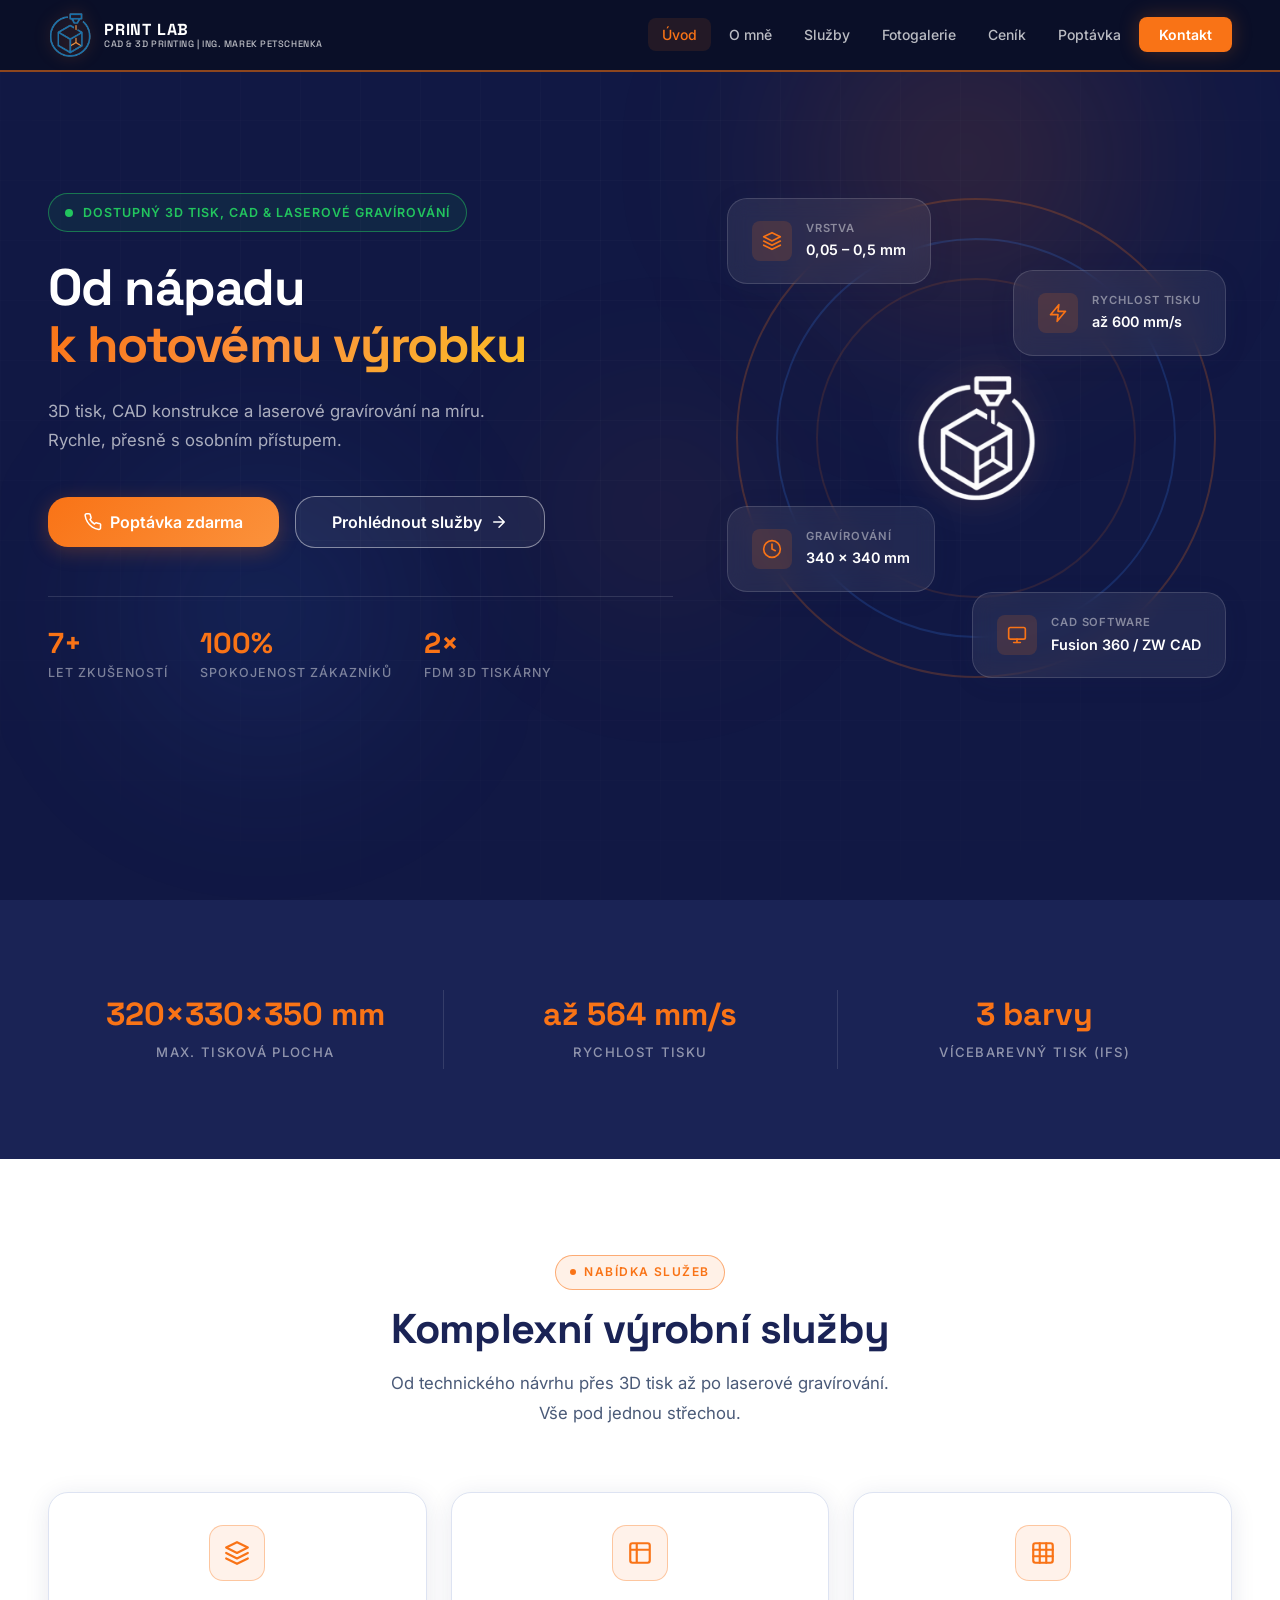
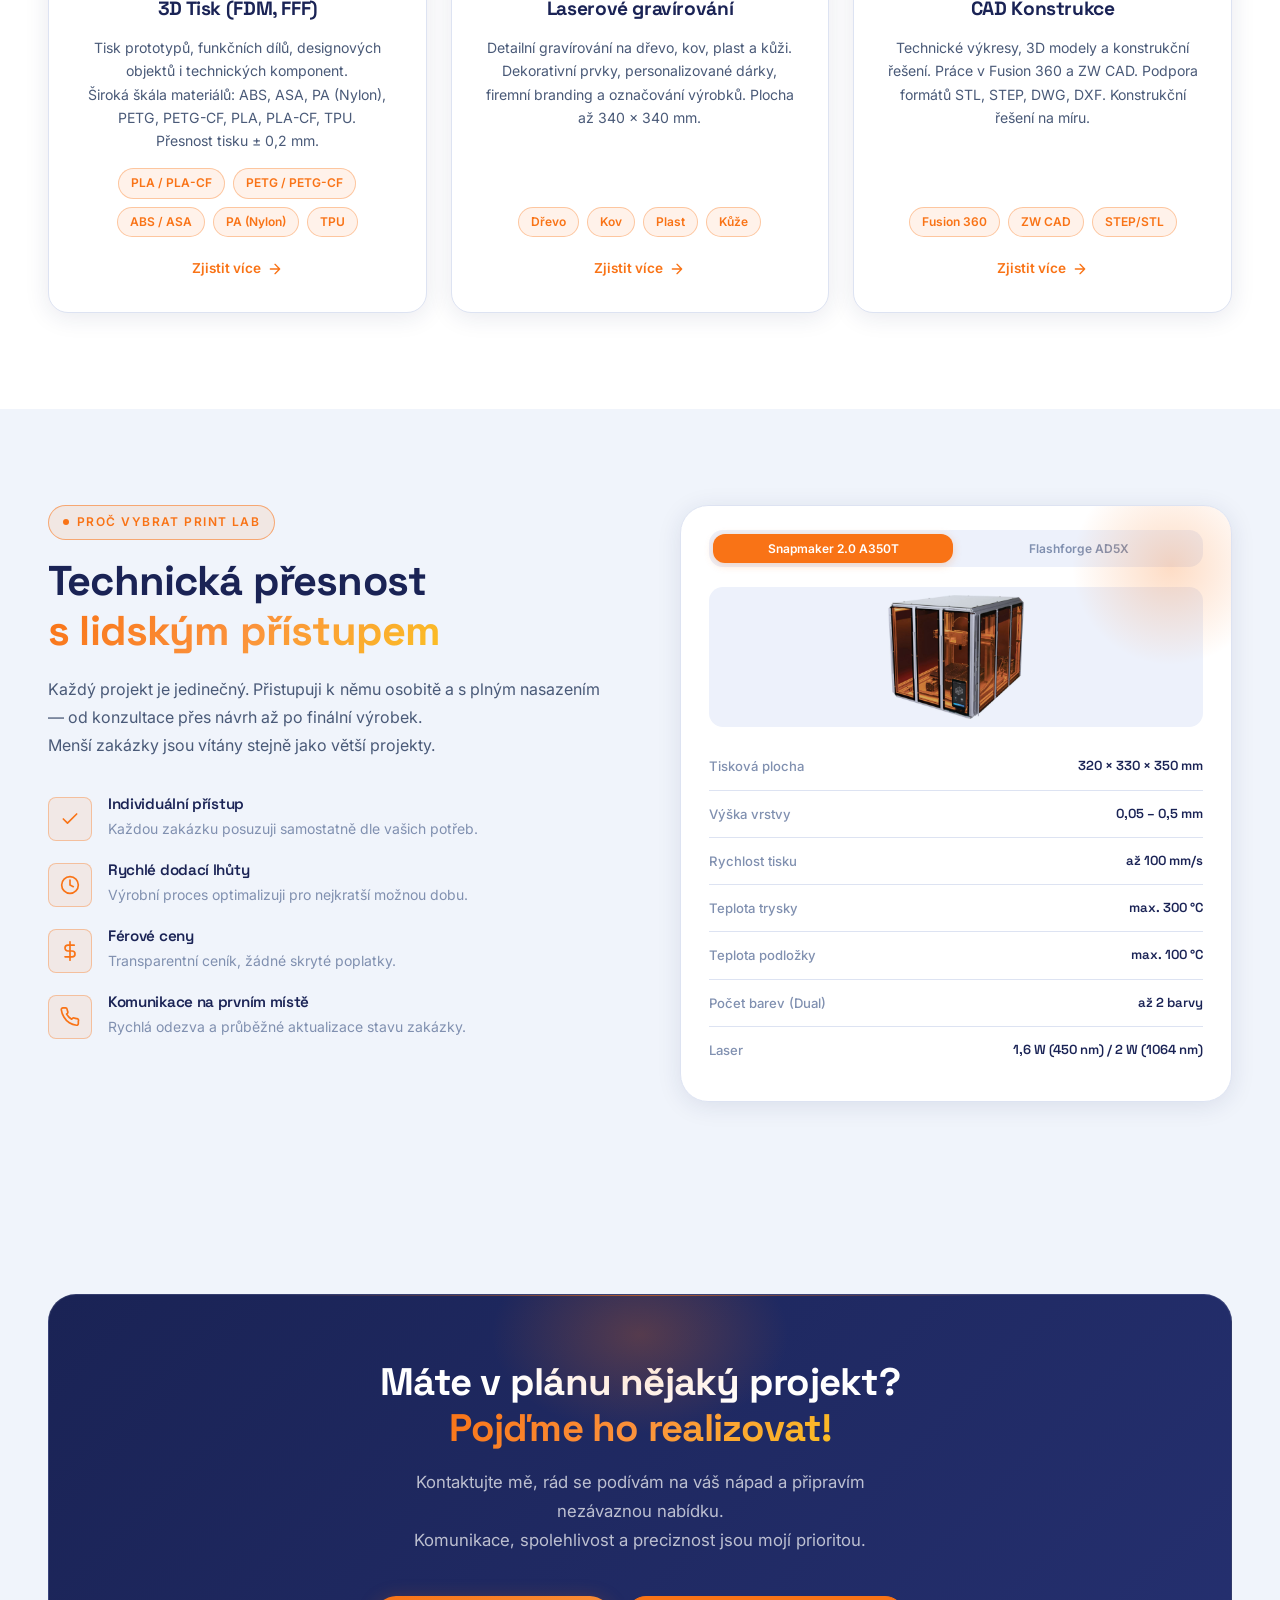
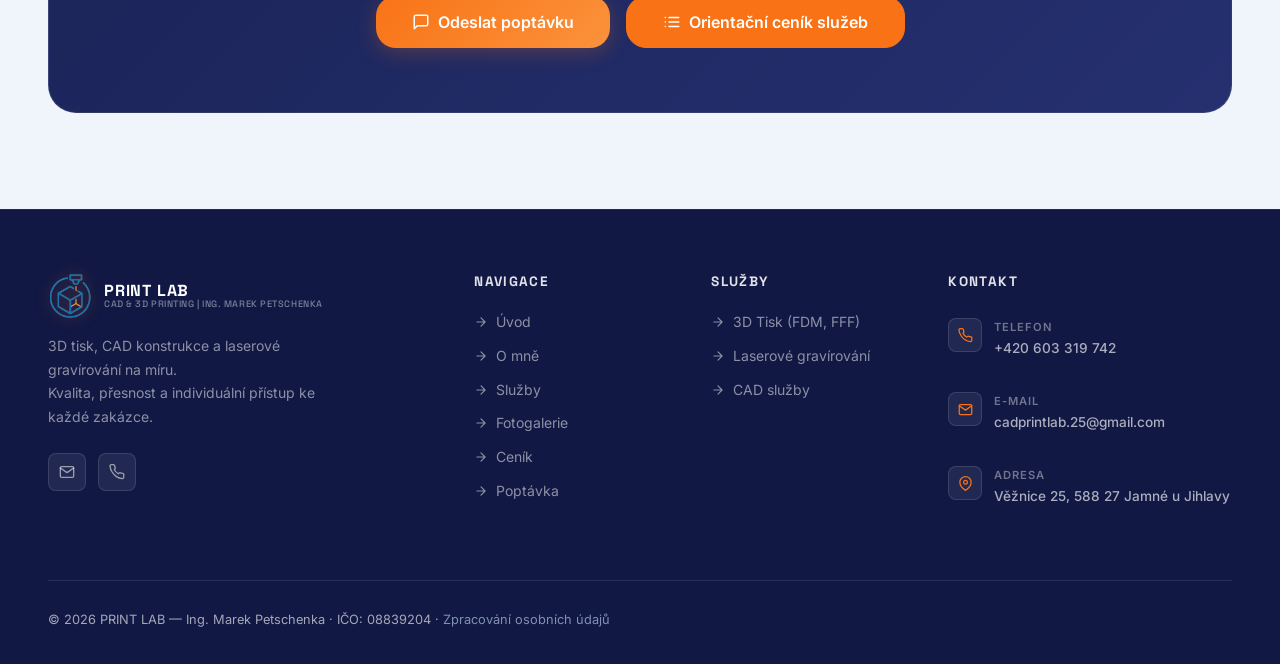
<file: index.html>
<!DOCTYPE html>
<html lang="cs">
<head>
  <meta charset="UTF-8">
  <meta name="viewport" content="width=device-width, initial-scale=1.0">
  <meta name="description" content="Print Lab — 3D tisk, laserové gravírování a CAD konstrukce. Proměňte svůj nápad v realitu. Ing. Marek Petschenka, Věžnice u Jihlavy.">
  <title>PRINT LAB — 3D Tisk, Gravírování &amp; CAD | Marek Petschenka</title>
  <!-- Open Graph -->
  <meta property="og:type" content="website">
  <meta property="og:url" content="https://print-lab.netlify.app/">
  <meta property="og:title" content="PRINT LAB — 3D Tisk, Gravírování &amp; CAD">
  <meta property="og:description" content="Zakázkový 3D tisk, laserové gravírování a CAD konstrukce. Ing. Marek Petschenka, Věžnice u Jihlavy.">
  <meta property="og:image" content="https://print-lab.netlify.app/img/snapmaker.jpg">
  <meta property="og:locale" content="cs_CZ">
  <meta name="twitter:card" content="summary_large_image">
  <link rel="canonical" href="https://print-lab.netlify.app/">
  <link rel="manifest" href="manifest.json">
  <link rel="stylesheet" href="css/style.css?v=4">
  <link rel="preconnect" href="https://identity.netlify.com">
  <script type="application/ld+json">
  {
    "@context": "https://schema.org",
    "@type": "LocalBusiness",
    "name": "PRINT LAB",
    "description": "Zakázkový 3D tisk FDM, laserové gravírování a CAD konstrukce na míru. Ing. Marek Petschenka, Věžnice u Jihlavy.",
    "url": "https://print-lab.netlify.app",
    "telephone": "+420603319742",
    "email": "cadprintlab.25@gmail.com",
    "address": {
      "@type": "PostalAddress",
      "streetAddress": "Věžnice 25",
      "addressLocality": "Jamné u Jihlavy",
      "postalCode": "588 27",
      "addressCountry": "CZ"
    },
    "geo": {
      "@type": "GeoCoordinates",
      "latitude": 49.4497,
      "longitude": 15.6203
    },
    "founder": {
      "@type": "Person",
      "name": "Ing. Marek Petschenka"
    },
    "hasOfferCatalog": {
      "@type": "OfferCatalog",
      "name": "Výrobní služby",
      "itemListElement": [
        { "@type": "Offer", "itemOffered": { "@type": "Service", "name": "3D tisk FDM" } },
        { "@type": "Offer", "itemOffered": { "@type": "Service", "name": "Laserové gravírování" } },
        { "@type": "Offer", "itemOffered": { "@type": "Service", "name": "CAD konstrukce" } }
      ]
    },
    "priceRange": "Kč",
    "currenciesAccepted": "CZK",
    "areaServed": "CZ",
    "openingHoursSpecification": {
      "@type": "OpeningHoursSpecification",
      "dayOfWeek": ["Monday","Tuesday","Wednesday","Thursday","Friday"],
      "opens": "08:00",
      "closes": "17:00"
    }
  }
  </script>
  <link rel="icon" type="image/svg+xml" href="data:image/svg+xml,<svg xmlns='http://www.w3.org/2000/svg' viewBox='0 0 32 32'><rect width='32' height='32' rx='8' fill='%23f97316'/><text x='50%' y='55%' dominant-baseline='middle' text-anchor='middle' font-family='sans-serif' font-weight='800' font-size='14' fill='white'>PL</text></svg>">
</head>
<body>

<!-- ===================== NAVBAR ===================== -->
<nav class="navbar">
  <div class="container nav-inner">
    <a href="index.html" class="logo">
      <img src="img/logo-color.svg" class="logo-img" alt="Print Lab Logo">
      <span class="logo-text">
        <span class="logo-main" data-cms="site-name">PRINT LAB</span>
        <span class="logo-sub" data-cms="site-subtitle">CAD &amp; 3D PRINTING | Ing. MAREK PETSCHENKA</span>
      </span>
    </a>
    <ul class="nav-links">
      <li><a href="index.html" class="active">Úvod</a></li>
      <li><a href="o-mne.html">O mně</a></li>
      <li><a href="sluzby.html">Služby</a></li>
      <li><a href="fotogalerie.html">Fotogalerie</a></li>
      <li><a href="cenik.html">Ceník</a></li>
      <li><a href="poptavka.html">Poptávka</a></li>
      <li><a href="kontakt.html" class="btn-nav">Kontakt</a></li>
    </ul>
    <button class="menu-toggle" aria-label="Otevřít menu">
      <span></span><span></span><span></span>
    </button>
  </div>
</nav>

<main>

<!-- ===================== HERO ===================== -->
<section class="hero">
  <div class="hero-bg">
    <div class="hero-grid"></div>
    <div class="hero-orb hero-orb-1"></div>
    <div class="hero-orb hero-orb-2"></div>
    <div class="hero-orb hero-orb-3"></div>
  </div>

  <div class="container">
    <div class="hero-content">
      <!-- Left: Text -->
      <div class="hero-text">
        <div class="hero-badge">
          <span class="badge-dot"></span>
          Dostupný 3D tisk, CAD &amp; laserové gravírování
        </div>

        <h1 class="hero-title">
          <span class="hero-line-white">Od nápadu</span>
          <span class="gradient-text">k hotovému výrobku</span>
        </h1>

        <p class="hero-desc" data-cms="hero-description">
          3D tisk, CAD konstrukce a laserové gravírování na míru.<br>
          Rychle, přesně s osobním přístupem.
        </p>

        <div class="hero-cta">
          <a href="poptavka.html" class="btn btn-primary btn-lg">
            <svg xmlns="http://www.w3.org/2000/svg" viewBox="0 0 24 24" fill="none" stroke="currentColor" stroke-width="2" stroke-linecap="round" stroke-linejoin="round"><path d="M22 16.92v3a2 2 0 0 1-2.18 2 19.79 19.79 0 0 1-8.63-3.07A19.5 19.5 0 0 1 4.69 12 19.79 19.79 0 0 1 1.6 3.49 2 2 0 0 1 3.55 1h3a2 2 0 0 1 2 1.72c.13.96.38 1.9.74 2.81a2 2 0 0 1-.45 2.11L7.91 8.6a16 16 0 0 0 6.09 6.09l.96-.96a2 2 0 0 1 2.11-.45c.91.36 1.85.61 2.81.74A2 2 0 0 1 22 16.92z"/></svg>
            <span data-cms="cta-primary">Nezávazná poptávka</span>
          </a>
          <a href="sluzby.html" class="btn btn-secondary btn-lg btn-hero-secondary">
            <span data-cms="cta-secondary">Naše služby</span>
            <svg xmlns="http://www.w3.org/2000/svg" viewBox="0 0 24 24" fill="none" stroke="currentColor" stroke-width="2" stroke-linecap="round" stroke-linejoin="round"><path d="M5 12h14M12 5l7 7-7 7"/></svg>
          </a>
        </div>

        <div class="hero-stats">
          <div class="hero-stat">
            <div class="hero-stat-number"><span data-counter data-target="7" data-suffix="+">7+</span></div>
            <div class="hero-stat-label">Let zkušeností</div>
          </div>
          <div class="hero-stat">
            <div class="hero-stat-number"><span>100%</span></div>
            <div class="hero-stat-label">Spokojenost zákazníků</div>
          </div>
          <div class="hero-stat">
            <div class="hero-stat-number"><span>2×</span></div>
            <div class="hero-stat-label">FDM 3D tiskárny</div>
          </div>
        </div>
      </div>

      <!-- Right: White Logo Visual -->
      <div class="hero-visual">
        <div class="hero-logo-wrap">
          <div class="hero-ring"></div>
          <div class="hero-ring hero-ring-2"></div>
          <div class="hero-ring hero-ring-3"></div>
          <img src="img/logo-white.svg" class="hero-logo-img" alt="Print Lab 3D Tisk">

          <!-- Floating info cards -->
          <div class="hero-3d-card card-top-left">
            <div class="card-icon">
              <svg xmlns="http://www.w3.org/2000/svg" viewBox="0 0 24 24" fill="none" stroke="currentColor" stroke-width="2" stroke-linecap="round" stroke-linejoin="round"><path d="M12 2L2 7l10 5 10-5-10-5zM2 17l10 5 10-5M2 12l10 5 10-5"/></svg>
            </div>
            <div>
              <div class="card-label">Vrstva</div>
              <div class="card-value">0,05 – 0,5 mm</div>
            </div>
          </div>

          <div class="hero-3d-card card-top-right">
            <div class="card-icon">
              <svg xmlns="http://www.w3.org/2000/svg" viewBox="0 0 24 24" fill="none" stroke="currentColor" stroke-width="2" stroke-linecap="round" stroke-linejoin="round"><path d="M13 2L3 14h9l-1 8 10-12h-9l1-8z"/></svg>
            </div>
            <div>
              <div class="card-label">Rychlost tisku</div>
              <div class="card-value">až 600 mm/s</div>
            </div>
          </div>

          <div class="hero-3d-card card-bottom-left">
            <div class="card-icon">
              <svg xmlns="http://www.w3.org/2000/svg" viewBox="0 0 24 24" fill="none" stroke="currentColor" stroke-width="2" stroke-linecap="round" stroke-linejoin="round"><circle cx="12" cy="12" r="10"/><path d="M12 6v6l4 2"/></svg>
            </div>
            <div>
              <div class="card-label">Gravírování</div>
              <div class="card-value">340 × 340 mm</div>
            </div>
          </div>

          <div class="hero-3d-card card-bottom-right">
            <div class="card-icon">
              <svg xmlns="http://www.w3.org/2000/svg" viewBox="0 0 24 24" fill="none" stroke="currentColor" stroke-width="2" stroke-linecap="round" stroke-linejoin="round"><rect x="2" y="3" width="20" height="14" rx="2" ry="2"/><path d="M8 21h8M12 17v4"/></svg>
            </div>
            <div>
              <div class="card-label">CAD software</div>
              <div class="card-value">Fusion 360 / ZW CAD</div>
            </div>
          </div>
        </div>
      </div>
    </div>
  </div>
</section>

<!-- ===================== STATS ===================== -->
<section class="stats-section">
  <div class="container">
    <div class="stats-grid">
      <div class="stat-item reveal">
        <div class="stat-number">
          <span>320×330×350 mm</span>
        </div>
        <div class="stat-label">Max. tisková plocha</div>
      </div>
      <div class="stat-item reveal reveal-delay-1">
        <div class="stat-number">
          <span style="color:var(--accent)">až </span><span data-counter data-target="600" data-suffix=" mm/s">600 mm/s</span>
        </div>
        <div class="stat-label">Rychlost tisku</div>
      </div>
      <div class="stat-item reveal reveal-delay-2">
        <div class="stat-number">
          <span data-counter data-target="4" data-suffix="">4</span>
          <span style="color:var(--accent)"> barvy</span>
        </div>
        <div class="stat-label">Vícebarevný tisk (IFS)</div>
      </div>
    </div>
  </div>
</section>

<!-- ===================== SERVICES ===================== -->
<section class="services-section" id="sluzby">
  <div class="container">
    <div class="section-header reveal">
      <span class="section-label section-label-pulse">Nabídka služeb</span>
      <h2 class="section-title">Komplexní výrobní služby</h2>
      <p class="section-desc">Od technického návrhu přes 3D tisk až po laserové gravírování.<br>Vše pod jednou střechou.</p>
    </div>

    <div class="services-grid">
      <!-- 3D Print -->
      <div class="card service-card reveal">
        <div class="service-icon service-icon-center">
          <svg xmlns="http://www.w3.org/2000/svg" viewBox="0 0 24 24" fill="none" stroke="currentColor" stroke-width="2" stroke-linecap="round" stroke-linejoin="round"><path d="M12 2L2 7l10 5 10-5-10-5zM2 17l10 5 10-5M2 12l10 5 10-5"/></svg>
        </div>
        <h3 class="service-card-title">3D Tisk (FDM, FFF)</h3>
        <p class="service-card-desc">Tisk prototypů, funkčních dílů, designových objektů i technických komponent.<br>Široká škála materiálů: ABS, ASA, PA (Nylon), PETG, PETG-CF, PLA, PLA-CF, TPU.<br>Přesnost tisku ± 0,2 mm.</p>
        <div class="service-tags" style="display:flex;gap:8px;flex-wrap:wrap;justify-content:center;">
          <span class="tag tag-orange">PLA / PLA-CF</span>
          <span class="tag tag-orange">PETG / PETG-CF</span>
          <span class="tag tag-orange">ABS / ASA</span>
          <span class="tag tag-orange">PA (Nylon)</span>
          <span class="tag tag-orange">TPU</span>
        </div>
        <a href="sluzby.html#print" class="service-link service-link-center">
          Zjistit více
          <svg xmlns="http://www.w3.org/2000/svg" viewBox="0 0 24 24" fill="none" stroke="currentColor" stroke-width="2" stroke-linecap="round" stroke-linejoin="round"><path d="M5 12h14M12 5l7 7-7 7"/></svg>
        </a>
      </div>

      <!-- Laser -->
      <div class="card service-card reveal reveal-delay-1">
        <div class="service-icon service-icon-center">
          <svg xmlns="http://www.w3.org/2000/svg" viewBox="0 0 24 24" fill="none" stroke="currentColor" stroke-width="2" stroke-linecap="round" stroke-linejoin="round"><path d="M9 3H5a2 2 0 0 0-2 2v4m6-6h10a2 2 0 0 1 2 2v4M9 3v18m0 0h10a2 2 0 0 0 2-2V9M9 21H5a2 2 0 0 1-2-2V9m0 0h18"/></svg>
        </div>
        <h3 class="service-card-title">Laserové gravírování</h3>
        <p class="service-card-desc">Detailní gravírování na dřevo, kov, plast a kůži. Dekorativní prvky, personalizované dárky, firemní branding a označování výrobků. Plocha až 340 × 340 mm.</p>
        <div class="service-tags" style="display:flex;gap:8px;flex-wrap:wrap;justify-content:center;">
          <span class="tag tag-orange">Dřevo</span>
          <span class="tag tag-orange">Kov</span>
          <span class="tag tag-orange">Plast</span>
          <span class="tag tag-orange">Kůže</span>
        </div>
        <a href="sluzby.html#laser" class="service-link service-link-center">
          Zjistit více
          <svg xmlns="http://www.w3.org/2000/svg" viewBox="0 0 24 24" fill="none" stroke="currentColor" stroke-width="2" stroke-linecap="round" stroke-linejoin="round"><path d="M5 12h14M12 5l7 7-7 7"/></svg>
        </a>
      </div>

      <!-- CAD -->
      <div class="card service-card reveal reveal-delay-2">
        <div class="service-icon service-icon-center">
          <svg xmlns="http://www.w3.org/2000/svg" viewBox="0 0 24 24" fill="none" stroke="currentColor" stroke-width="2" stroke-linecap="round" stroke-linejoin="round"><rect x="3" y="3" width="18" height="18" rx="2" ry="2"/><line x1="3" y1="9" x2="21" y2="9"/><line x1="3" y1="15" x2="21" y2="15"/><line x1="9" y1="3" x2="9" y2="21"/><line x1="15" y1="3" x2="15" y2="21"/></svg>
        </div>
        <h3 class="service-card-title">CAD Konstrukce</h3>
        <p class="service-card-desc">Technické výkresy, 3D modely a konstrukční řešení. Práce v Fusion 360 a ZW CAD. Podpora formátů STL, STEP, DWG, DXF. Konstrukční řešení na míru.</p>
        <div class="service-tags" style="display:flex;gap:8px;flex-wrap:wrap;justify-content:center;">
          <span class="tag tag-orange">Fusion 360</span>
          <span class="tag tag-orange">ZW CAD</span>
          <span class="tag tag-orange">STEP/STL</span>
        </div>
        <a href="sluzby.html#cad" class="service-link service-link-center">
          Zjistit více
          <svg xmlns="http://www.w3.org/2000/svg" viewBox="0 0 24 24" fill="none" stroke="currentColor" stroke-width="2" stroke-linecap="round" stroke-linejoin="round"><path d="M5 12h14M12 5l7 7-7 7"/></svg>
        </a>
      </div>
    </div>
  </div>
</section>

<!-- ===================== FEATURES ===================== -->
<section class="features-section">
  <div class="container">
    <div class="features-content">
      <!-- Text side -->
      <div class="features-text reveal">
        <span class="section-label section-label-pulse">Proč vybrat Print Lab</span>
        <h2>Technická přesnost<br><span class="gradient-text">s lidským přístupem</span></h2>
        <p style="text-align:justify;">Každý projekt je jedinečný. Přistupuji k němu osobitě a s plným nasazením — od konzultace přes návrh až po finální výrobek.<br>Menší zakázky jsou vítány stejně jako větší projekty.</p>

        <div class="features-list">
          <div class="feature-item">
            <div class="feature-icon">
              <svg xmlns="http://www.w3.org/2000/svg" viewBox="0 0 24 24" fill="none" stroke="currentColor" stroke-width="2" stroke-linecap="round" stroke-linejoin="round"><polyline points="20 6 9 17 4 12"/></svg>
            </div>
            <div class="feature-text">
              <h4>Individuální přístup</h4>
              <p>Každou zakázku posuzuji samostatně dle vašich potřeb.</p>
            </div>
          </div>

          <div class="feature-item">
            <div class="feature-icon">
              <svg xmlns="http://www.w3.org/2000/svg" viewBox="0 0 24 24" fill="none" stroke="currentColor" stroke-width="2" stroke-linecap="round" stroke-linejoin="round"><circle cx="12" cy="12" r="10"/><polyline points="12 6 12 12 16 14"/></svg>
            </div>
            <div class="feature-text">
              <h4>Rychlé dodací lhůty</h4>
              <p>Výrobní proces optimalizuji pro nejkratší možnou dobu.</p>
            </div>
          </div>

          <div class="feature-item">
            <div class="feature-icon">
              <svg xmlns="http://www.w3.org/2000/svg" viewBox="0 0 24 24" fill="none" stroke="currentColor" stroke-width="2" stroke-linecap="round" stroke-linejoin="round"><line x1="12" y1="1" x2="12" y2="23"/><path d="M17 5H9.5a3.5 3.5 0 0 0 0 7h5a3.5 3.5 0 0 1 0 7H6"/></svg>
            </div>
            <div class="feature-text">
              <h4>Férové ceny</h4>
              <p>Transparentní ceník, žádné skryté poplatky.</p>
            </div>
          </div>

          <div class="feature-item">
            <div class="feature-icon">
              <svg xmlns="http://www.w3.org/2000/svg" viewBox="0 0 24 24" fill="none" stroke="currentColor" stroke-width="2" stroke-linecap="round" stroke-linejoin="round"><path d="M22 16.92v3a2 2 0 0 1-2.18 2 19.79 19.79 0 0 1-8.63-3.07A19.5 19.5 0 0 1 4.69 12 19.79 19.79 0 0 1 1.6 3.49 2 2 0 0 1 3.55 1h3a2 2 0 0 1 2 1.72c.13.96.38 1.9.74 2.81a2 2 0 0 1-.45 2.11L7.91 8.6a16 16 0 0 0 6.09 6.09l.96-.96a2 2 0 0 1 2.11-.45c.91.36 1.85.61 2.81.74A2 2 0 0 1 22 16.92z"/></svg>
            </div>
            <div class="feature-text">
              <h4>Komunikace na prvním místě</h4>
              <p>Rychlá odezva a průběžné aktualizace stavu zakázky.</p>
            </div>
          </div>
        </div>
      </div>

      <!-- Visual panel — auto-switching printers -->
      <div class="features-visual reveal reveal-delay-2">
        <div class="features-panel" id="printer-panel">

          <!-- Tab switcher -->
          <div class="printer-tabs" role="tablist" aria-label="Výběr tiskárny">
            <button type="button" class="printer-tab active" data-printer="snapmaker" role="tab" aria-selected="true" aria-controls="specs-snapmaker">Snapmaker 2.0 A350T</button>
            <button type="button" class="printer-tab" data-printer="flashforge" role="tab" aria-selected="false" aria-controls="specs-flashforge">Flashforge AD5X</button>
          </div>

          <!-- SNAPMAKER -->
          <div class="printer-specs active" id="specs-snapmaker" role="tabpanel" aria-labelledby="tab-snapmaker">
            <div class="printer-img-wrap">
              <img src="img/snapmaker.jpg" alt="Snapmaker 2.0 A350T" class="printer-img">
            </div>
            <div class="spec-row"><span class="spec-label">Tisková plocha</span><span class="spec-value">320 × 330 × 350 mm</span></div>
            <div class="spec-row"><span class="spec-label">Výška vrstvy</span><span class="spec-value">0,05 – 0,5 mm</span></div>
            <div class="spec-row"><span class="spec-label">Rychlost tisku</span><span class="spec-value">až 100 mm/s</span></div>
            <div class="spec-row"><span class="spec-label">Teplota trysky</span><span class="spec-value">max. 300 °C</span></div>
            <div class="spec-row"><span class="spec-label">Teplota podložky</span><span class="spec-value">max. 100 °C</span></div>
            <div class="spec-row"><span class="spec-label">Počet barev (Dual)</span><span class="spec-value">až 2 barvy</span></div>
            <div class="spec-row"><span class="spec-label">Laser</span><span class="spec-value">1,6 W (450 nm) / 2 W (1064 nm)</span></div>
          </div>

          <!-- FLASHFORGE AD5X -->
          <div class="printer-specs" id="specs-flashforge" role="tabpanel" aria-labelledby="tab-flashforge">
            <div class="printer-img-wrap">
              <img src="img/flashforge.jpg" alt="Flashforge AD5X" class="printer-img">
            </div>
            <div class="spec-row"><span class="spec-label">Tisková plocha</span><span class="spec-value">220 × 220 × 220 mm</span></div>
            <div class="spec-row"><span class="spec-label">Výška vrstvy</span><span class="spec-value">0,05 – 0,35 mm</span></div>
            <div class="spec-row"><span class="spec-label">Rychlost tisku</span><span class="spec-value">až 600 mm/s</span></div>
            <div class="spec-row"><span class="spec-label">Teplota trysky</span><span class="spec-value">max. 320 °C</span></div>
            <div class="spec-row"><span class="spec-label">Teplota podložky</span><span class="spec-value">max. 110 °C</span></div>
            <div class="spec-row"><span class="spec-label">Počet barev (IFS)</span><span class="spec-value">až 4 barvy</span></div>
            <div class="spec-row"><span class="spec-label">Konstrukce</span><span class="spec-value">Core XY + Enclosure</span></div>
          </div>

        </div>
      </div>
    </div>
  </div>
</section>

<!-- EQUIPMENT section removed — replaced by printer panel in features section -->

<!-- ===================== REFERENCE ===================== -->
<section class="reviews-section" data-cms="reviews-section" style="display:none;padding:var(--section-py) 0;">
  <div class="container">
    <div class="section-header reveal">
      <span class="section-label section-label-pulse">Reference</span>
      <h2 class="section-title">Co říkají <span class="gradient-text">zákazníci</span></h2>
      <p class="section-desc">Zpětná vazba od lidí, pro které jsem už něco vyrobil.</p>
    </div>
    <div class="reviews-grid" data-cms="reviews-grid"></div>
  </div>
</section>

<!-- ===================== CTA SECTION ===================== -->
<section class="cta-section">
  <div class="container">
    <div class="cta-box reveal">
      <h2>Máte v plánu nějaký projekt?<br><span class="gradient-text">Pojďme ho realizovat!</span></h2>
      <p>Kontaktujte mě, rád se podívám na váš nápad a připravím nezávaznou nabídku.<br>Komunikace, spolehlivost a preciznost jsou mojí prioritou.</p>
      <div class="cta-buttons">
        <a href="poptavka.html" class="btn btn-primary btn-lg">
          <svg xmlns="http://www.w3.org/2000/svg" viewBox="0 0 24 24" fill="none" stroke="currentColor" stroke-width="2" stroke-linecap="round" stroke-linejoin="round"><path d="M21 15a2 2 0 0 1-2 2H7l-4 4V5a2 2 0 0 1 2-2h14a2 2 0 0 1 2 2z"/></svg>
          Odeslat poptávku
        </a>
        <a href="cenik.html" class="btn btn-secondary btn-lg">
          <svg xmlns="http://www.w3.org/2000/svg" viewBox="0 0 24 24" fill="none" stroke="currentColor" stroke-width="2" stroke-linecap="round" stroke-linejoin="round"><line x1="8" y1="6" x2="21" y2="6"/><line x1="8" y1="12" x2="21" y2="12"/><line x1="8" y1="18" x2="21" y2="18"/><line x1="3" y1="6" x2="3.01" y2="6"/><line x1="3" y1="12" x2="3.01" y2="12"/><line x1="3" y1="18" x2="3.01" y2="18"/></svg>
          Orientační ceník služeb
        </a>
      </div>
    </div>
  </div>
</section>

</main>

<!-- ===================== FOOTER ===================== -->
<footer class="footer">
  <div class="container">
    <div class="footer-grid">
      <!-- Brand -->
      <div class="footer-brand">
        <a href="index.html" class="footer-logo logo">
          <img src="img/logo-color.svg" class="logo-img" alt="Print Lab logo">
          <span class="logo-text">
            <span class="logo-main">PRINT LAB</span>
            <span class="logo-sub">CAD &amp; 3D PRINTING | ING. MAREK PETSCHENKA</span>
          </span>
        </a>
        <p>3D tisk, CAD konstrukce a laserové gravírování na míru.<br>Kvalita, přesnost a individuální přístup ke každé zakázce.</p>
        <div class="footer-social">
          <a href="#" data-email-link class="social-link" aria-label="Email">
            <svg xmlns="http://www.w3.org/2000/svg" viewBox="0 0 24 24" fill="none" stroke="currentColor" stroke-width="2" stroke-linecap="round" stroke-linejoin="round"><path d="M4 4h16c1.1 0 2 .9 2 2v12c0 1.1-.9 2-2 2H4c-1.1 0-2-.9-2-2V6c0-1.1.9-2 2-2z"/><polyline points="22,6 12,13 2,6"/></svg>
          </a>
          <a href="tel:+420603319742" class="social-link" aria-label="Telefon">
            <svg xmlns="http://www.w3.org/2000/svg" viewBox="0 0 24 24" fill="none" stroke="currentColor" stroke-width="2" stroke-linecap="round" stroke-linejoin="round"><path d="M22 16.92v3a2 2 0 0 1-2.18 2 19.79 19.79 0 0 1-8.63-3.07A19.5 19.5 0 0 1 4.69 12 19.79 19.79 0 0 1 1.6 3.49 2 2 0 0 1 3.55 1h3a2 2 0 0 1 2 1.72c.13.96.38 1.9.74 2.81a2 2 0 0 1-.45 2.11L7.91 8.6a16 16 0 0 0 6.09 6.09l.96-.96a2 2 0 0 1 2.11-.45c.91.36 1.85.61 2.81.74A2 2 0 0 1 22 16.92z"/></svg>
          </a>
        </div>
      </div>

      <!-- Navigation -->
      <div class="footer-col">
        <h4>Navigace</h4>
        <ul class="footer-links">
          <li><a href="index.html">
            <svg xmlns="http://www.w3.org/2000/svg" viewBox="0 0 24 24" fill="none" stroke="currentColor" stroke-width="2" stroke-linecap="round" stroke-linejoin="round"><path d="M5 12h14M12 5l7 7-7 7"/></svg>
            Úvod
          </a></li>
          <li><a href="o-mne.html">
            <svg xmlns="http://www.w3.org/2000/svg" viewBox="0 0 24 24" fill="none" stroke="currentColor" stroke-width="2" stroke-linecap="round" stroke-linejoin="round"><path d="M5 12h14M12 5l7 7-7 7"/></svg>
            O mně
          </a></li>
          <li><a href="sluzby.html">
            <svg xmlns="http://www.w3.org/2000/svg" viewBox="0 0 24 24" fill="none" stroke="currentColor" stroke-width="2" stroke-linecap="round" stroke-linejoin="round"><path d="M5 12h14M12 5l7 7-7 7"/></svg>
            Služby
          </a></li>
          <li><a href="fotogalerie.html">
            <svg xmlns="http://www.w3.org/2000/svg" viewBox="0 0 24 24" fill="none" stroke="currentColor" stroke-width="2" stroke-linecap="round" stroke-linejoin="round"><path d="M5 12h14M12 5l7 7-7 7"/></svg>
            Fotogalerie
          </a></li>
          <li><a href="cenik.html">
            <svg xmlns="http://www.w3.org/2000/svg" viewBox="0 0 24 24" fill="none" stroke="currentColor" stroke-width="2" stroke-linecap="round" stroke-linejoin="round"><path d="M5 12h14M12 5l7 7-7 7"/></svg>
            Ceník
          </a></li>
          <li><a href="poptavka.html">
            <svg xmlns="http://www.w3.org/2000/svg" viewBox="0 0 24 24" fill="none" stroke="currentColor" stroke-width="2" stroke-linecap="round" stroke-linejoin="round"><path d="M5 12h14M12 5l7 7-7 7"/></svg>
            Poptávka
          </a></li>
        </ul>
      </div>

      <!-- Services -->
      <div class="footer-col">
        <h4>Služby</h4>
        <ul class="footer-links">
          <li><a href="sluzby.html#print">
            <svg xmlns="http://www.w3.org/2000/svg" viewBox="0 0 24 24" fill="none" stroke="currentColor" stroke-width="2" stroke-linecap="round" stroke-linejoin="round"><path d="M5 12h14M12 5l7 7-7 7"/></svg>
            3D Tisk (FDM, FFF)
          </a></li>
          <li><a href="sluzby.html#laser">
            <svg xmlns="http://www.w3.org/2000/svg" viewBox="0 0 24 24" fill="none" stroke="currentColor" stroke-width="2" stroke-linecap="round" stroke-linejoin="round"><path d="M5 12h14M12 5l7 7-7 7"/></svg>
            Laserové gravírování
          </a></li>
          <li><a href="sluzby.html#cad">
            <svg xmlns="http://www.w3.org/2000/svg" viewBox="0 0 24 24" fill="none" stroke="currentColor" stroke-width="2" stroke-linecap="round" stroke-linejoin="round"><path d="M5 12h14M12 5l7 7-7 7"/></svg>
            CAD služby
          </a></li>
        </ul>
      </div>

      <!-- Contact -->
      <div class="footer-col">
        <h4>Kontakt</h4>
        <a href="tel:+420603319742" class="footer-contact-item" style="text-decoration:none;border-radius:var(--r-sm);padding:8px 0;">
          <div class="contact-icon">
            <svg xmlns="http://www.w3.org/2000/svg" viewBox="0 0 24 24" fill="none" stroke="currentColor" stroke-width="2" stroke-linecap="round" stroke-linejoin="round"><path d="M22 16.92v3a2 2 0 0 1-2.18 2 19.79 19.79 0 0 1-8.63-3.07A19.5 19.5 0 0 1 4.69 12 19.79 19.79 0 0 1 1.6 3.49 2 2 0 0 1 3.55 1h3a2 2 0 0 1 2 1.72c.13.96.38 1.9.74 2.81a2 2 0 0 1-.45 2.11L7.91 8.6a16 16 0 0 0 6.09 6.09l.96-.96a2 2 0 0 1 2.11-.45c.91.36 1.85.61 2.81.74A2 2 0 0 1 22 16.92z"/></svg>
          </div>
          <div class="contact-text">
            <span class="contact-label">Telefon</span>
            <span class="contact-value">+420 603 319 742</span>
          </div>
        </a>
        <a href="#" data-email-link class="footer-contact-item" style="text-decoration:none;border-radius:var(--r-sm);padding:8px 0;">
          <div class="contact-icon">
            <svg xmlns="http://www.w3.org/2000/svg" viewBox="0 0 24 24" fill="none" stroke="currentColor" stroke-width="2" stroke-linecap="round" stroke-linejoin="round"><path d="M4 4h16c1.1 0 2 .9 2 2v12c0 1.1-.9 2-2 2H4c-1.1 0-2-.9-2-2V6c0-1.1.9-2 2-2z"/><polyline points="22,6 12,13 2,6"/></svg>
          </div>
          <div class="contact-text">
            <span class="contact-label">E-mail</span>
            <span class="contact-value"><span data-email-text></span></span>
          </div>
        </a>
        <div class="footer-contact-item" style="padding:8px 0;">
          <div class="contact-icon">
            <svg xmlns="http://www.w3.org/2000/svg" viewBox="0 0 24 24" fill="none" stroke="currentColor" stroke-width="2" stroke-linecap="round" stroke-linejoin="round"><path d="M21 10c0 7-9 13-9 13s-9-6-9-13a9 9 0 0 1 18 0z"/><circle cx="12" cy="10" r="3"/></svg>
          </div>
          <div class="contact-text">
            <span class="contact-label">Adresa</span>
            <span class="contact-value">Věžnice 25, 588 27 Jamné u Jihlavy</span>
          </div>
        </div>
      </div>
    </div>

    <div class="footer-bottom">
      <p>&copy; 2026 PRINT LAB — Ing. Marek Petschenka · IČO: 08839204 · <a href="gdpr.html" style="color:var(--text-muted);text-decoration:none;" onmouseover="this.style.color='var(--accent)'" onmouseout="this.style.color='var(--text-muted)'">Zpracování osobních údajů</a></p>
    </div>
  </div>
</footer>

<script src="js/main.js?v=7"></script>
  <script src="js/cms-loader.js?v=6"></script>

  <!-- Netlify Identity Widget — zpracuje odkaz z pozvánkového e-mailu -->
  <script src="https://identity.netlify.com/v1/netlify-identity-widget.js" crossorigin="anonymous"></script>
  <script>
    // Automaticky přesměruje po přihlášení/registraci na admin panel
    if (window.netlifyIdentity) {
      window.netlifyIdentity.on('init', function(user) {
        if (!user) {
          window.netlifyIdentity.on('login', function() {
            document.location.href = '/admin/';
          });
        }
      });
    }
  </script>
</body>
</html>
</file>
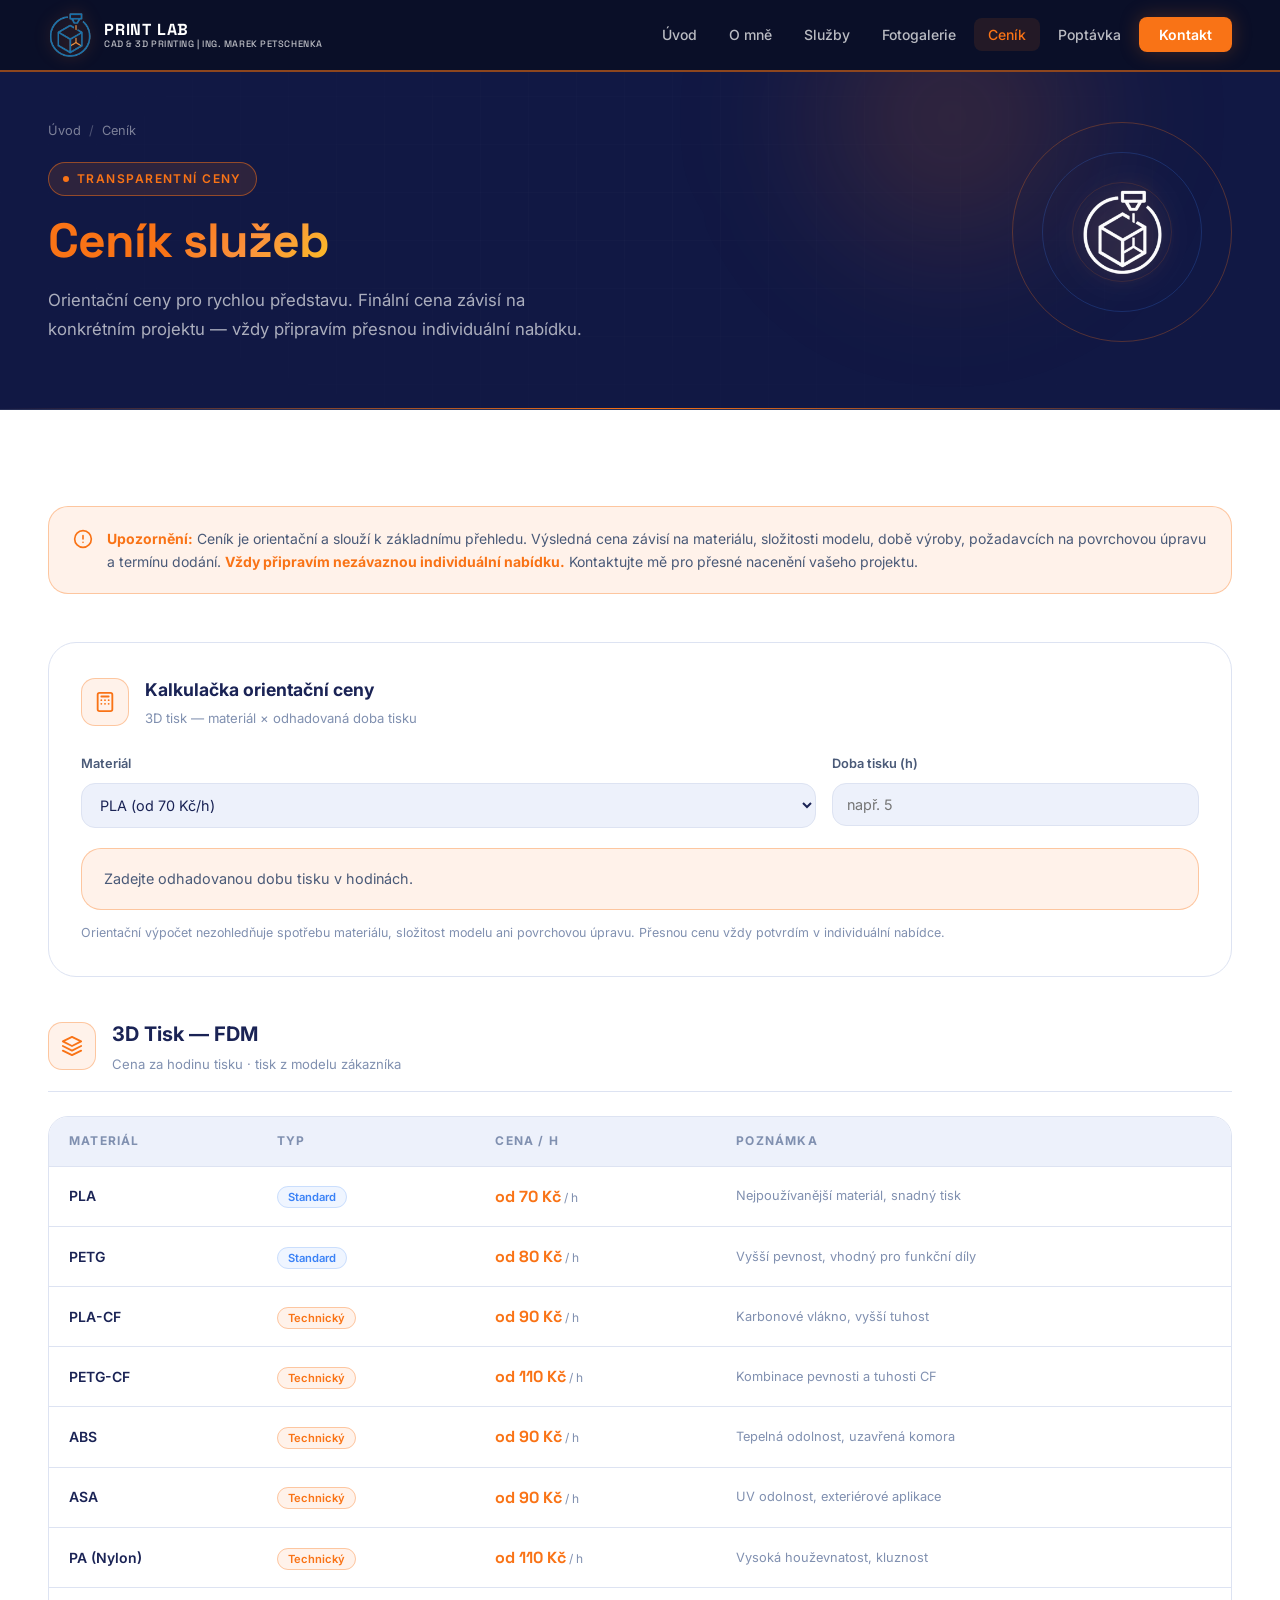
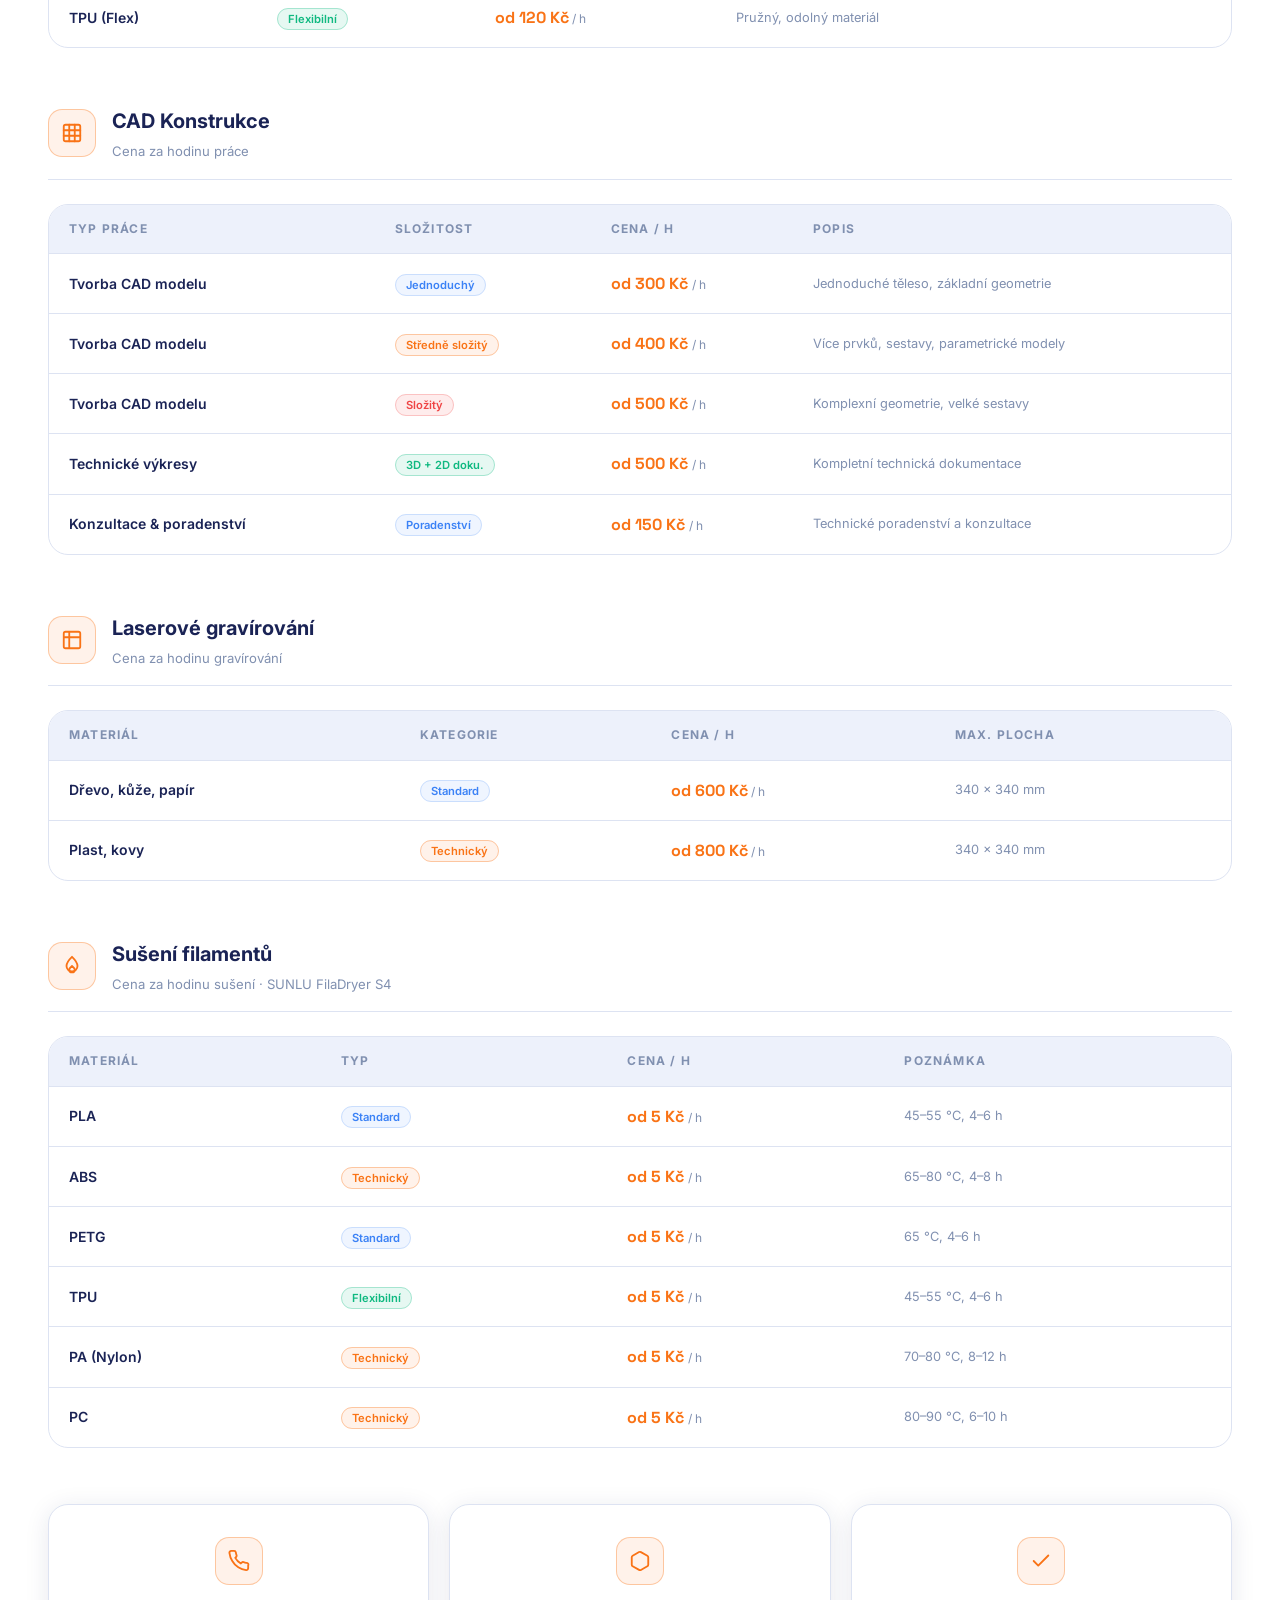
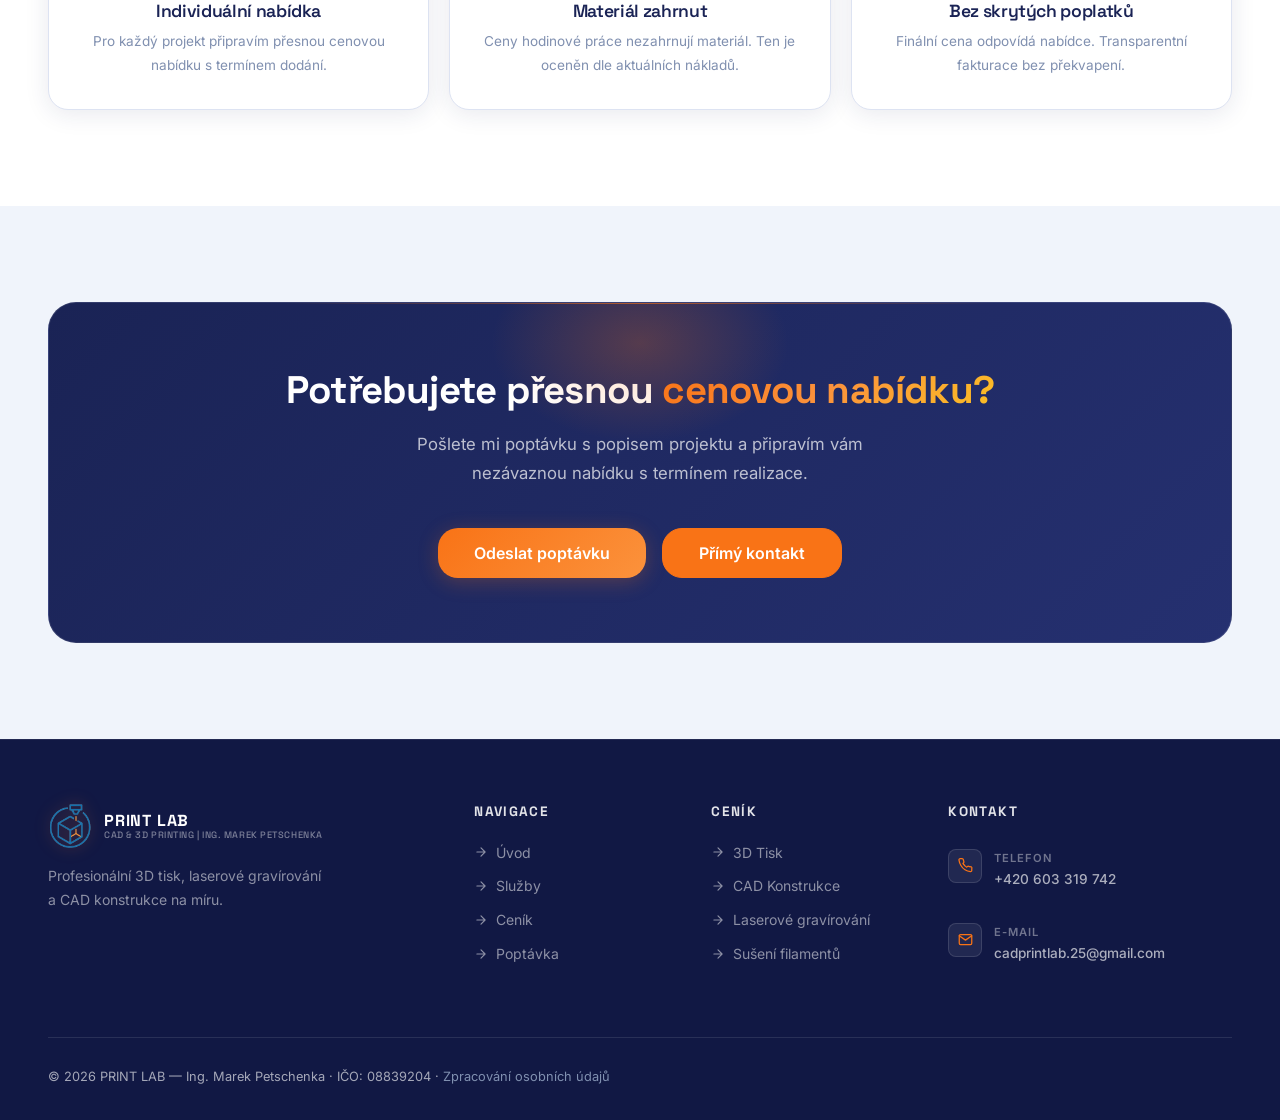
<file: cenik.html>
<!DOCTYPE html>
<html lang="cs">
<head>
  <meta charset="UTF-8">
  <meta name="viewport" content="width=device-width, initial-scale=1.0">
  <meta name="description" content="Ceník Print Lab — 3D tisk od 70 Kč/h, laserové gravírování 600 Kč/h, CAD konstrukce od 300 Kč/h. Orientační ceny, finální nabídka na dotaz.">
  <title>Ceník — PRINT LAB | 3D Tisk, Gravírování, CAD</title>
  <!-- Open Graph -->
  <meta property="og:type" content="website">
  <meta property="og:url" content="https://print-lab.netlify.app/cenik.html">
  <meta property="og:title" content="Ceník — PRINT LAB">
  <meta property="og:description" content="3D tisk od 70 Kč/h, laserové gravírování od 600 Kč/h, CAD konstrukce od 300 Kč/h. Orientační ceny, finální nabídka na dotaz.">
  <meta property="og:image" content="https://print-lab.netlify.app/img/snapmaker.jpg">
  <meta property="og:locale" content="cs_CZ">
  <meta name="twitter:card" content="summary_large_image">
  <link rel="canonical" href="https://print-lab.netlify.app/cenik.html">
  <link rel="manifest" href="manifest.json">
  <link rel="stylesheet" href="css/style.css?v=4">
  <link rel="icon" type="image/svg+xml" href="data:image/svg+xml,<svg xmlns='http://www.w3.org/2000/svg' viewBox='0 0 32 32'><rect width='32' height='32' rx='8' fill='%23f97316'/><text x='50%' y='55%' dominant-baseline='middle' text-anchor='middle' font-family='sans-serif' font-weight='800' font-size='14' fill='white'>PL</text></svg>">
</head>
<body>

<!-- NAVBAR -->
<nav class="navbar scrolled">
  <div class="container nav-inner">
    <a href="index.html" class="logo">
      <img src="img/logo-color.svg" class="logo-img" alt="Print Lab logo">
      <span class="logo-text">
        <span class="logo-main" data-cms="site-name">PRINT LAB</span>
        <span class="logo-sub" data-cms="site-subtitle">CAD &amp; 3D PRINTING | ING. MAREK PETSCHENKA</span>
      </span>
    </a>
    <ul class="nav-links">
      <li><a href="index.html">Úvod</a></li>
      <li><a href="o-mne.html">O mně</a></li>
      <li><a href="sluzby.html">Služby</a></li>
      <li><a href="fotogalerie.html">Fotogalerie</a></li>
      <li><a href="cenik.html" class="active">Ceník</a></li>
      <li><a href="poptavka.html">Poptávka</a></li>
      <li><a href="kontakt.html" class="btn-nav">Kontakt</a></li>
    </ul>
    <button class="menu-toggle" aria-label="Otevřít menu">
      <span></span><span></span><span></span>
    </button>
  </div>
</nav>

<main>

<!-- PAGE HEADER -->
<header class="page-header">
  <div class="page-header-bg"></div>
  <div class="page-header-orb"></div>
  <div class="container page-header-content">
    <div class="page-header-text">
      <div class="breadcrumb">
        <a href="index.html">Úvod</a>
        <span class="sep">/</span>
        <span>Ceník</span>
      </div>
      <div class="section-label" style="margin-bottom:16px;">Transparentní ceny</div>
      <h1 class="page-title">Ceník <span class="gradient-text">služeb</span></h1>
      <p class="page-desc">Orientační ceny pro rychlou představu. Finální cena závisí na konkrétním projektu — vždy připravím přesnou individuální nabídku.</p>
    </div>
    <div class="page-header-logo" aria-hidden="true">
      <div class="ph-ring"></div>
      <div class="ph-ring ph-ring-2"></div>
      <div class="ph-ring ph-ring-3"></div>
      <img src="img/logo-white.svg" class="ph-logo-img" alt="">
    </div>
  </div>
</header>

<!-- PRICING -->
<section class="pricing-section">
  <div class="container">

    <!-- Note -->
    <div class="pricing-note reveal">
      <div class="pricing-note-icon">
        <svg xmlns="http://www.w3.org/2000/svg" viewBox="0 0 24 24" fill="none" stroke="currentColor" stroke-width="2" stroke-linecap="round" stroke-linejoin="round"><circle cx="12" cy="12" r="10"/><line x1="12" y1="8" x2="12" y2="12"/><line x1="12" y1="16" x2="12.01" y2="16"/></svg>
      </div>
      <p><strong>Upozornění:</strong> Ceník je orientační a slouží k základnímu přehledu. Výsledná cena závisí na materiálu, složitosti modelu, době výroby, požadavcích na povrchovou úpravu a termínu dodání. <strong>Vždy připravím nezávaznou individuální nabídku.</strong> Kontaktujte mě pro přesné nacenění vašeho projektu.</p>
    </div>

    <!-- KALKULAČKA ORIENTAČNÍ CENY -->
    <div class="price-calculator reveal" data-cms="price-calculator">
      <div class="price-calculator-header">
        <div class="price-calculator-icon">
          <svg xmlns="http://www.w3.org/2000/svg" viewBox="0 0 24 24" fill="none" stroke="currentColor" stroke-width="2" stroke-linecap="round" stroke-linejoin="round"><rect x="4" y="2" width="16" height="20" rx="2"/><line x1="8" y1="6" x2="16" y2="6"/><line x1="8" y1="10" x2="8.01" y2="10"/><line x1="12" y1="10" x2="12.01" y2="10"/><line x1="16" y1="10" x2="16.01" y2="10"/><line x1="8" y1="14" x2="8.01" y2="14"/><line x1="12" y1="14" x2="12.01" y2="14"/><line x1="16" y1="14" x2="16.01" y2="14"/></svg>
        </div>
        <div>
          <div class="price-calculator-title">Kalkulačka orientační ceny</div>
          <div class="price-calculator-subtitle">3D tisk — materiál × odhadovaná doba tisku</div>
        </div>
      </div>

      <div class="calc-row">
        <div class="calc-field">
          <label for="calcMaterial">Materiál</label>
          <select id="calcMaterial"></select>
        </div>
        <div class="calc-field">
          <label for="calcHours">Doba tisku (h)</label>
          <input type="number" id="calcHours" min="0.5" step="0.5" placeholder="např. 5">
        </div>
      </div>

      <div class="calc-result" id="calcResult">Zadejte odhadovanou dobu tisku v hodinách.</div>
      <p class="calc-disclaimer">Orientační výpočet nezohledňuje spotřebu materiálu, složitost modelu ani povrchovou úpravu. Přesnou cenu vždy potvrdím v individuální nabídce.</p>
    </div>

    <!-- 3D PRINT -->
    <div id="tisk" class="pricing-category reveal">
      <div class="pricing-category-header">
        <div class="pricing-category-icon">
          <svg xmlns="http://www.w3.org/2000/svg" viewBox="0 0 24 24" fill="none" stroke="currentColor" stroke-width="2" stroke-linecap="round" stroke-linejoin="round"><path d="M12 2L2 7l10 5 10-5-10-5zM2 17l10 5 10-5M2 12l10 5 10-5"/></svg>
        </div>
        <div>
          <div class="pricing-category-title">3D Tisk — FDM</div>
          <div style="font-size:0.82rem;color:var(--text-muted);margin-top:2px;">Cena za hodinu tisku · tisk z modelu zákazníka</div>
        </div>
      </div>

      <div class="table-scroll">
      <table class="pricing-table">
        <thead>
          <tr>
            <th>Materiál</th>
            <th>Typ</th>
            <th>Cena / h</th>
            <th>Poznámka</th>
          </tr>
        </thead>
        <tbody data-cms="cenik-3d-table">
          <tr>
            <td><span class="material-name">PLA</span></td>
            <td><span class="material-type tag-blue" style="padding:3px 10px;border-radius:999px;font-size:0.7rem;font-weight:600;background:var(--blue-subtle);color:var(--blue);border:1px solid rgba(59,130,246,0.2);">Standard</span></td>
            <td><span class="price-val">od 70 Kč</span> <span class="price-unit">/ h</span></td>
            <td style="font-size:0.8rem;color:var(--text-muted);">Nejpoužívanější materiál, snadný tisk</td>
          </tr>
          <tr>
            <td><span class="material-name">PETG</span></td>
            <td><span class="material-type" style="padding:3px 10px;border-radius:999px;font-size:0.7rem;font-weight:600;background:var(--blue-subtle);color:var(--blue);border:1px solid rgba(59,130,246,0.2);">Standard</span></td>
            <td><span class="price-val">od 80 Kč</span> <span class="price-unit">/ h</span></td>
            <td style="font-size:0.8rem;color:var(--text-muted);">Vyšší pevnost, vhodný pro funkční díly</td>
          </tr>
          <tr>
            <td><span class="material-name">PLA-CF</span></td>
            <td><span class="material-type" style="padding:3px 10px;border-radius:999px;font-size:0.7rem;font-weight:600;background:var(--accent-subtle);color:var(--accent);border:1px solid var(--accent-border);">Technický</span></td>
            <td><span class="price-val">od 90 Kč</span> <span class="price-unit">/ h</span></td>
            <td style="font-size:0.8rem;color:var(--text-muted);">Karbonové vlákno, vyšší tuhost</td>
          </tr>
          <tr>
            <td><span class="material-name">PETG-CF</span></td>
            <td><span class="material-type" style="padding:3px 10px;border-radius:999px;font-size:0.7rem;font-weight:600;background:var(--accent-subtle);color:var(--accent);border:1px solid var(--accent-border);">Technický</span></td>
            <td><span class="price-val">od 110 Kč</span> <span class="price-unit">/ h</span></td>
            <td style="font-size:0.8rem;color:var(--text-muted);">Kombinace pevnosti a tuhosti CF</td>
          </tr>
          <tr>
            <td><span class="material-name">ABS</span></td>
            <td><span class="material-type" style="padding:3px 10px;border-radius:999px;font-size:0.7rem;font-weight:600;background:var(--accent-subtle);color:var(--accent);border:1px solid var(--accent-border);">Technický</span></td>
            <td><span class="price-val">od 90 Kč</span> <span class="price-unit">/ h</span></td>
            <td style="font-size:0.8rem;color:var(--text-muted);">Tepelná odolnost, uzavřená komora</td>
          </tr>
          <tr>
            <td><span class="material-name">ASA</span></td>
            <td><span class="material-type" style="padding:3px 10px;border-radius:999px;font-size:0.7rem;font-weight:600;background:var(--accent-subtle);color:var(--accent);border:1px solid var(--accent-border);">Technický</span></td>
            <td><span class="price-val">od 90 Kč</span> <span class="price-unit">/ h</span></td>
            <td style="font-size:0.8rem;color:var(--text-muted);">UV odolnost, exteriérové aplikace</td>
          </tr>
          <tr>
            <td><span class="material-name">PA (Nylon)</span></td>
            <td><span class="material-type" style="padding:3px 10px;border-radius:999px;font-size:0.7rem;font-weight:600;background:var(--accent-subtle);color:var(--accent);border:1px solid var(--accent-border);">Technický</span></td>
            <td><span class="price-val">od 110 Kč</span> <span class="price-unit">/ h</span></td>
            <td style="font-size:0.8rem;color:var(--text-muted);">Vysoká houževnatost, kluznost</td>
          </tr>
          <tr>
            <td><span class="material-name">TPU (Flex)</span></td>
            <td><span class="material-type" style="padding:3px 10px;border-radius:999px;font-size:0.7rem;font-weight:600;background:rgba(16,185,129,0.1);color:var(--success);border:1px solid rgba(16,185,129,0.3);">Flexibilní</span></td>
            <td><span class="price-val">od 120 Kč</span> <span class="price-unit">/ h</span></td>
            <td style="font-size:0.8rem;color:var(--text-muted);">Pružný, odolný materiál</td>
          </tr>
        </tbody>
      </table>
      </div>
    </div>

    <!-- CAD -->
    <div id="cad" class="pricing-category reveal">
      <div class="pricing-category-header">
        <div class="pricing-category-icon">
          <svg xmlns="http://www.w3.org/2000/svg" viewBox="0 0 24 24" fill="none" stroke="currentColor" stroke-width="2" stroke-linecap="round" stroke-linejoin="round"><rect x="3" y="3" width="18" height="18" rx="2" ry="2"/><line x1="3" y1="9" x2="21" y2="9"/><line x1="3" y1="15" x2="21" y2="15"/><line x1="9" y1="3" x2="9" y2="21"/><line x1="15" y1="3" x2="15" y2="21"/></svg>
        </div>
        <div>
          <div class="pricing-category-title">CAD Konstrukce</div>
          <div style="font-size:0.82rem;color:var(--text-muted);margin-top:2px;">Cena za hodinu práce</div>
        </div>
      </div>

      <div class="table-scroll">
      <table class="pricing-table">
        <thead>
          <tr>
            <th>Typ práce</th>
            <th>Složitost</th>
            <th>Cena / h</th>
            <th>Popis</th>
          </tr>
        </thead>
        <tbody>
          <tr>
            <td><span class="material-name">Tvorba CAD modelu</span></td>
            <td><span class="material-type" style="padding:3px 10px;border-radius:999px;font-size:0.7rem;font-weight:600;background:var(--blue-subtle);color:var(--blue);border:1px solid rgba(59,130,246,0.2);">Jednoduchý</span></td>
            <td><span class="price-val">od 300 Kč</span> <span class="price-unit">/ h</span></td>
            <td style="font-size:0.8rem;color:var(--text-muted);">Jednoduché těleso, základní geometrie</td>
          </tr>
          <tr>
            <td><span class="material-name">Tvorba CAD modelu</span></td>
            <td><span class="material-type" style="padding:3px 10px;border-radius:999px;font-size:0.7rem;font-weight:600;background:var(--accent-subtle);color:var(--accent);border:1px solid var(--accent-border);">Středně složitý</span></td>
            <td><span class="price-val">od 400 Kč</span> <span class="price-unit">/ h</span></td>
            <td style="font-size:0.8rem;color:var(--text-muted);">Více prvků, sestavy, parametrické modely</td>
          </tr>
          <tr>
            <td><span class="material-name">Tvorba CAD modelu</span></td>
            <td><span class="material-type" style="padding:3px 10px;border-radius:999px;font-size:0.7rem;font-weight:600;background:rgba(239,68,68,0.1);color:#ef4444;border:1px solid rgba(239,68,68,0.25);">Složitý</span></td>
            <td><span class="price-val">od 500 Kč</span> <span class="price-unit">/ h</span></td>
            <td style="font-size:0.8rem;color:var(--text-muted);">Komplexní geometrie, velké sestavy</td>
          </tr>
          <tr>
            <td><span class="material-name">Technické výkresy</span></td>
            <td><span class="material-type" style="padding:3px 10px;border-radius:999px;font-size:0.7rem;font-weight:600;background:rgba(16,185,129,0.1);color:var(--success);border:1px solid rgba(16,185,129,0.3);">3D + 2D doku.</span></td>
            <td><span class="price-val">od 500 Kč</span> <span class="price-unit">/ h</span></td>
            <td style="font-size:0.8rem;color:var(--text-muted);">Kompletní technická dokumentace</td>
          </tr>
          <tr>
            <td><span class="material-name">Konzultace &amp; poradenství</span></td>
            <td><span class="material-type" style="padding:3px 10px;border-radius:999px;font-size:0.7rem;font-weight:600;background:var(--blue-subtle);color:var(--blue);border:1px solid rgba(59,130,246,0.2);">Poradenství</span></td>
            <td><span class="price-val">od 150 Kč</span> <span class="price-unit">/ h</span></td>
            <td style="font-size:0.8rem;color:var(--text-muted);">Technické poradenství a konzultace</td>
          </tr>
        </tbody>
      </table>
      </div>
    </div>

    <!-- LASER -->
    <div id="laser" class="pricing-category reveal">
      <div class="pricing-category-header">
        <div class="pricing-category-icon">
          <svg xmlns="http://www.w3.org/2000/svg" viewBox="0 0 24 24" fill="none" stroke="currentColor" stroke-width="2" stroke-linecap="round" stroke-linejoin="round"><path d="M9 3H5a2 2 0 0 0-2 2v4m6-6h10a2 2 0 0 1 2 2v4M9 3v18m0 0h10a2 2 0 0 0 2-2V9M9 21H5a2 2 0 0 1-2-2V9m0 0h18"/></svg>
        </div>
        <div>
          <div class="pricing-category-title">Laserové gravírování</div>
          <div style="font-size:0.82rem;color:var(--text-muted);margin-top:2px;">Cena za hodinu gravírování</div>
        </div>
      </div>

      <div class="table-scroll">
      <table class="pricing-table">
        <thead>
          <tr>
            <th>Materiál</th>
            <th>Kategorie</th>
            <th>Cena / h</th>
            <th>Max. plocha</th>
          </tr>
        </thead>
        <tbody data-cms="cenik-gravir-table">
          <tr>
            <td><span class="material-name">Dřevo, kůže, papír</span></td>
            <td><span class="material-type" style="padding:3px 10px;border-radius:999px;font-size:0.7rem;font-weight:600;background:var(--blue-subtle);color:var(--blue);border:1px solid rgba(59,130,246,0.2);">Standard</span></td>
            <td><span class="price-val">od 600 Kč</span> <span class="price-unit">/ h</span></td>
            <td style="font-size:0.8rem;color:var(--text-muted);">340 × 340 mm</td>
          </tr>
          <tr>
            <td><span class="material-name">Plast, kovy</span></td>
            <td><span class="material-type" style="padding:3px 10px;border-radius:999px;font-size:0.7rem;font-weight:600;background:var(--accent-subtle);color:var(--accent);border:1px solid var(--accent-border);">Technický</span></td>
            <td><span class="price-val">od 800 Kč</span> <span class="price-unit">/ h</span></td>
            <td style="font-size:0.8rem;color:var(--text-muted);">340 × 340 mm</td>
          </tr>
        </tbody>
      </table>
      </div>
    </div>

    <!-- DRYING -->
    <div id="suseni" class="pricing-category reveal">
      <div class="pricing-category-header">
        <div class="pricing-category-icon">
          <svg xmlns="http://www.w3.org/2000/svg" viewBox="0 0 24 24" fill="none" stroke="currentColor" stroke-width="2" stroke-linecap="round" stroke-linejoin="round"><path d="M12 2c0 0-6 5.686-6 10a6 6 0 0 0 12 0c0-4.314-6-10-6-10z"/><path d="M12 12c0 0-3 2.5-3 4a3 3 0 0 0 6 0c0-1.5-3-4-3-4z"/></svg>
        </div>
        <div>
          <div class="pricing-category-title">Sušení filamentů</div>
          <div style="font-size:0.82rem;color:var(--text-muted);margin-top:2px;">Cena za hodinu sušení · SUNLU FilaDryer S4</div>
        </div>
      </div>

      <div class="table-scroll">
      <table class="pricing-table">
        <thead>
          <tr>
            <th>Materiál</th>
            <th>Typ</th>
            <th>Cena / h</th>
            <th>Poznámka</th>
          </tr>
        </thead>
        <tbody>
          <tr>
            <td><span class="material-name">PLA</span></td>
            <td><span class="material-type" style="padding:3px 10px;border-radius:999px;font-size:0.7rem;font-weight:600;background:var(--blue-subtle);color:var(--blue);border:1px solid rgba(59,130,246,0.2);">Standard</span></td>
            <td><span class="price-val">od 5 Kč</span> <span class="price-unit">/ h</span></td>
            <td style="font-size:0.8rem;color:var(--text-muted);">45–55 °C, 4–6 h</td>
          </tr>
          <tr>
            <td><span class="material-name">ABS</span></td>
            <td><span class="material-type" style="padding:3px 10px;border-radius:999px;font-size:0.7rem;font-weight:600;background:var(--accent-subtle);color:var(--accent);border:1px solid var(--accent-border);">Technický</span></td>
            <td><span class="price-val">od 5 Kč</span> <span class="price-unit">/ h</span></td>
            <td style="font-size:0.8rem;color:var(--text-muted);">65–80 °C, 4–8 h</td>
          </tr>
          <tr>
            <td><span class="material-name">PETG</span></td>
            <td><span class="material-type" style="padding:3px 10px;border-radius:999px;font-size:0.7rem;font-weight:600;background:var(--blue-subtle);color:var(--blue);border:1px solid rgba(59,130,246,0.2);">Standard</span></td>
            <td><span class="price-val">od 5 Kč</span> <span class="price-unit">/ h</span></td>
            <td style="font-size:0.8rem;color:var(--text-muted);">65 °C, 4–6 h</td>
          </tr>
          <tr>
            <td><span class="material-name">TPU</span></td>
            <td><span class="material-type" style="padding:3px 10px;border-radius:999px;font-size:0.7rem;font-weight:600;background:rgba(16,185,129,0.1);color:var(--success);border:1px solid rgba(16,185,129,0.3);">Flexibilní</span></td>
            <td><span class="price-val">od 5 Kč</span> <span class="price-unit">/ h</span></td>
            <td style="font-size:0.8rem;color:var(--text-muted);">45–55 °C, 4–6 h</td>
          </tr>
          <tr>
            <td><span class="material-name">PA (Nylon)</span></td>
            <td><span class="material-type" style="padding:3px 10px;border-radius:999px;font-size:0.7rem;font-weight:600;background:var(--accent-subtle);color:var(--accent);border:1px solid var(--accent-border);">Technický</span></td>
            <td><span class="price-val">od 5 Kč</span> <span class="price-unit">/ h</span></td>
            <td style="font-size:0.8rem;color:var(--text-muted);">70–80 °C, 8–12 h</td>
          </tr>
          <tr>
            <td><span class="material-name">PC</span></td>
            <td><span class="material-type" style="padding:3px 10px;border-radius:999px;font-size:0.7rem;font-weight:600;background:var(--accent-subtle);color:var(--accent);border:1px solid var(--accent-border);">Technický</span></td>
            <td><span class="price-val">od 5 Kč</span> <span class="price-unit">/ h</span></td>
            <td style="font-size:0.8rem;color:var(--text-muted);">80–90 °C, 6–10 h</td>
          </tr>
        </tbody>
      </table>
      </div>
    </div>

    <!-- Additional info -->
    <div class="reveal" style="display:grid;grid-template-columns:repeat(3,1fr);gap:20px;margin-top:48px;">
      <div class="card" style="text-align:center;">
        <div style="width:48px;height:48px;background:var(--accent-subtle);border:1px solid var(--accent-border);border-radius:var(--r);display:flex;align-items:center;justify-content:center;color:var(--accent);margin:0 auto 16px;">
          <svg xmlns="http://www.w3.org/2000/svg" viewBox="0 0 24 24" fill="none" stroke="currentColor" stroke-width="2" stroke-linecap="round" stroke-linejoin="round" style="width:22px;height:22px;"><path d="M22 16.92v3a2 2 0 0 1-2.18 2 19.79 19.79 0 0 1-8.63-3.07A19.5 19.5 0 0 1 4.69 12 19.79 19.79 0 0 1 1.6 3.49 2 2 0 0 1 3.55 1h3a2 2 0 0 1 2 1.72c.13.96.38 1.9.74 2.81a2 2 0 0 1-.45 2.11L7.91 8.6a16 16 0 0 0 6.09 6.09l.96-.96a2 2 0 0 1 2.11-.45c.91.36 1.85.61 2.81.74A2 2 0 0 1 22 16.92z"/></svg>
        </div>
        <h4 style="margin-bottom:8px;">Individuální nabídka</h4>
        <p style="font-size:0.85rem;color:var(--text-muted);">Pro každý projekt připravím přesnou cenovou nabídku s termínem dodání.</p>
      </div>
      <div class="card" style="text-align:center;">
        <div style="width:48px;height:48px;background:var(--accent-subtle);border:1px solid var(--accent-border);border-radius:var(--r);display:flex;align-items:center;justify-content:center;color:var(--accent);margin:0 auto 16px;">
          <svg xmlns="http://www.w3.org/2000/svg" viewBox="0 0 24 24" fill="none" stroke="currentColor" stroke-width="2" stroke-linecap="round" stroke-linejoin="round" style="width:22px;height:22px;"><path d="M21 16V8a2 2 0 0 0-1-1.73l-7-4a2 2 0 0 0-2 0l-7 4A2 2 0 0 0 3 8v8a2 2 0 0 0 1 1.73l7 4a2 2 0 0 0 2 0l7-4A2 2 0 0 0 21 16z"/></svg>
        </div>
        <h4 style="margin-bottom:8px;">Materiál zahrnut</h4>
        <p style="font-size:0.85rem;color:var(--text-muted);">Ceny hodinové práce nezahrnují materiál. Ten je oceněn dle aktuálních nákladů.</p>
      </div>
      <div class="card" style="text-align:center;">
        <div style="width:48px;height:48px;background:var(--accent-subtle);border:1px solid var(--accent-border);border-radius:var(--r);display:flex;align-items:center;justify-content:center;color:var(--accent);margin:0 auto 16px;">
          <svg xmlns="http://www.w3.org/2000/svg" viewBox="0 0 24 24" fill="none" stroke="currentColor" stroke-width="2" stroke-linecap="round" stroke-linejoin="round" style="width:22px;height:22px;"><polyline points="20 6 9 17 4 12"/></svg>
        </div>
        <h4 style="margin-bottom:8px;">Bez skrytých poplatků</h4>
        <p style="font-size:0.85rem;color:var(--text-muted);">Finální cena odpovídá nabídce. Transparentní fakturace bez překvapení.</p>
      </div>
    </div>
  </div>
</section>

<!-- CTA -->
<section class="cta-section">
  <div class="container">
    <div class="cta-box reveal">
      <h2>Potřebujete přesnou <span class="gradient-text">cenovou nabídku?</span></h2>
      <p>Pošlete mi poptávku s popisem projektu a připravím vám nezávaznou nabídku s termínem realizace.</p>
      <div class="cta-buttons">
        <a href="poptavka.html" class="btn btn-primary btn-lg">Odeslat poptávku</a>
        <a href="kontakt.html" class="btn btn-secondary btn-lg">Přímý kontakt</a>
      </div>
    </div>
  </div>
</section>

</main>

<!-- FOOTER -->
<footer class="footer">
  <div class="container">
    <div class="footer-grid">
      <div class="footer-brand">
        <a href="index.html" class="footer-logo logo">
          <img src="img/logo-color.svg" class="logo-img" alt="Print Lab logo">
          <span class="logo-text"><span class="logo-main" data-cms="site-name">PRINT LAB</span><span class="logo-sub" data-cms="site-subtitle">CAD &amp; 3D PRINTING | ING. MAREK PETSCHENKA</span></span>
        </a>
        <p>Profesionální 3D tisk, laserové gravírování a CAD konstrukce na míru.</p>
      </div>
      <div class="footer-col">
        <h4>Navigace</h4>
        <ul class="footer-links">
          <li><a href="index.html"><svg xmlns="http://www.w3.org/2000/svg" viewBox="0 0 24 24" fill="none" stroke="currentColor" stroke-width="2" stroke-linecap="round" stroke-linejoin="round"><path d="M5 12h14M12 5l7 7-7 7"/></svg>Úvod</a></li>
          <li><a href="sluzby.html"><svg xmlns="http://www.w3.org/2000/svg" viewBox="0 0 24 24" fill="none" stroke="currentColor" stroke-width="2" stroke-linecap="round" stroke-linejoin="round"><path d="M5 12h14M12 5l7 7-7 7"/></svg>Služby</a></li>
          <li><a href="cenik.html"><svg xmlns="http://www.w3.org/2000/svg" viewBox="0 0 24 24" fill="none" stroke="currentColor" stroke-width="2" stroke-linecap="round" stroke-linejoin="round"><path d="M5 12h14M12 5l7 7-7 7"/></svg>Ceník</a></li>
          <li><a href="poptavka.html"><svg xmlns="http://www.w3.org/2000/svg" viewBox="0 0 24 24" fill="none" stroke="currentColor" stroke-width="2" stroke-linecap="round" stroke-linejoin="round"><path d="M5 12h14M12 5l7 7-7 7"/></svg>Poptávka</a></li>
        </ul>
      </div>
      <div class="footer-col">
        <h4>Ceník</h4>
        <ul class="footer-links">
          <li><a href="#tisk"><svg xmlns="http://www.w3.org/2000/svg" viewBox="0 0 24 24" fill="none" stroke="currentColor" stroke-width="2" stroke-linecap="round" stroke-linejoin="round"><path d="M5 12h14M12 5l7 7-7 7"/></svg>3D Tisk</a></li>
          <li><a href="#cad"><svg xmlns="http://www.w3.org/2000/svg" viewBox="0 0 24 24" fill="none" stroke="currentColor" stroke-width="2" stroke-linecap="round" stroke-linejoin="round"><path d="M5 12h14M12 5l7 7-7 7"/></svg>CAD Konstrukce</a></li>
          <li><a href="#laser"><svg xmlns="http://www.w3.org/2000/svg" viewBox="0 0 24 24" fill="none" stroke="currentColor" stroke-width="2" stroke-linecap="round" stroke-linejoin="round"><path d="M5 12h14M12 5l7 7-7 7"/></svg>Laserové gravírování</a></li>
          <li><a href="#suseni"><svg xmlns="http://www.w3.org/2000/svg" viewBox="0 0 24 24" fill="none" stroke="currentColor" stroke-width="2" stroke-linecap="round" stroke-linejoin="round"><path d="M5 12h14M12 5l7 7-7 7"/></svg>Sušení filamentů</a></li>
        </ul>
      </div>
      <div class="footer-col">
        <h4>Kontakt</h4>
        <div class="footer-contact-item" style="padding:8px 0;"><div class="contact-icon"><svg xmlns="http://www.w3.org/2000/svg" viewBox="0 0 24 24" fill="none" stroke="currentColor" stroke-width="2" stroke-linecap="round" stroke-linejoin="round"><path d="M22 16.92v3a2 2 0 0 1-2.18 2 19.79 19.79 0 0 1-8.63-3.07A19.5 19.5 0 0 1 4.69 12 19.79 19.79 0 0 1 1.6 3.49 2 2 0 0 1 3.55 1h3a2 2 0 0 1 2 1.72c.13.96.38 1.9.74 2.81a2 2 0 0 1-.45 2.11L7.91 8.6a16 16 0 0 0 6.09 6.09l.96-.96a2 2 0 0 1 2.11-.45c.91.36 1.85.61 2.81.74A2 2 0 0 1 22 16.92z"/></svg></div><div class="contact-text"><span class="contact-label">Telefon</span><span class="contact-value">+420 603 319 742</span></div></div>
        <div class="footer-contact-item" style="padding:8px 0;"><div class="contact-icon"><svg xmlns="http://www.w3.org/2000/svg" viewBox="0 0 24 24" fill="none" stroke="currentColor" stroke-width="2" stroke-linecap="round" stroke-linejoin="round"><path d="M4 4h16c1.1 0 2 .9 2 2v12c0 1.1-.9 2-2 2H4c-1.1 0-2-.9-2-2V6c0-1.1.9-2 2-2z"/><polyline points="22,6 12,13 2,6"/></svg></div><div class="contact-text"><span class="contact-label">E-mail</span><span class="contact-value"><span data-email-text></span></span></div></div>
      </div>
    </div>
    <div class="footer-bottom"><p>&copy; 2026 PRINT LAB — Ing. Marek Petschenka · IČO: 08839204 · <a href="gdpr.html" style="color:var(--text-muted);text-decoration:none;" onmouseover="this.style.color='var(--accent)'" onmouseout="this.style.color='var(--text-muted)'">Zpracování osobních údajů</a></p></div>
  </div>
</footer>

<script src="js/main.js?v=7"></script>
  <script src="js/cms-loader.js?v=6"></script>
</body>
</html>
</file>
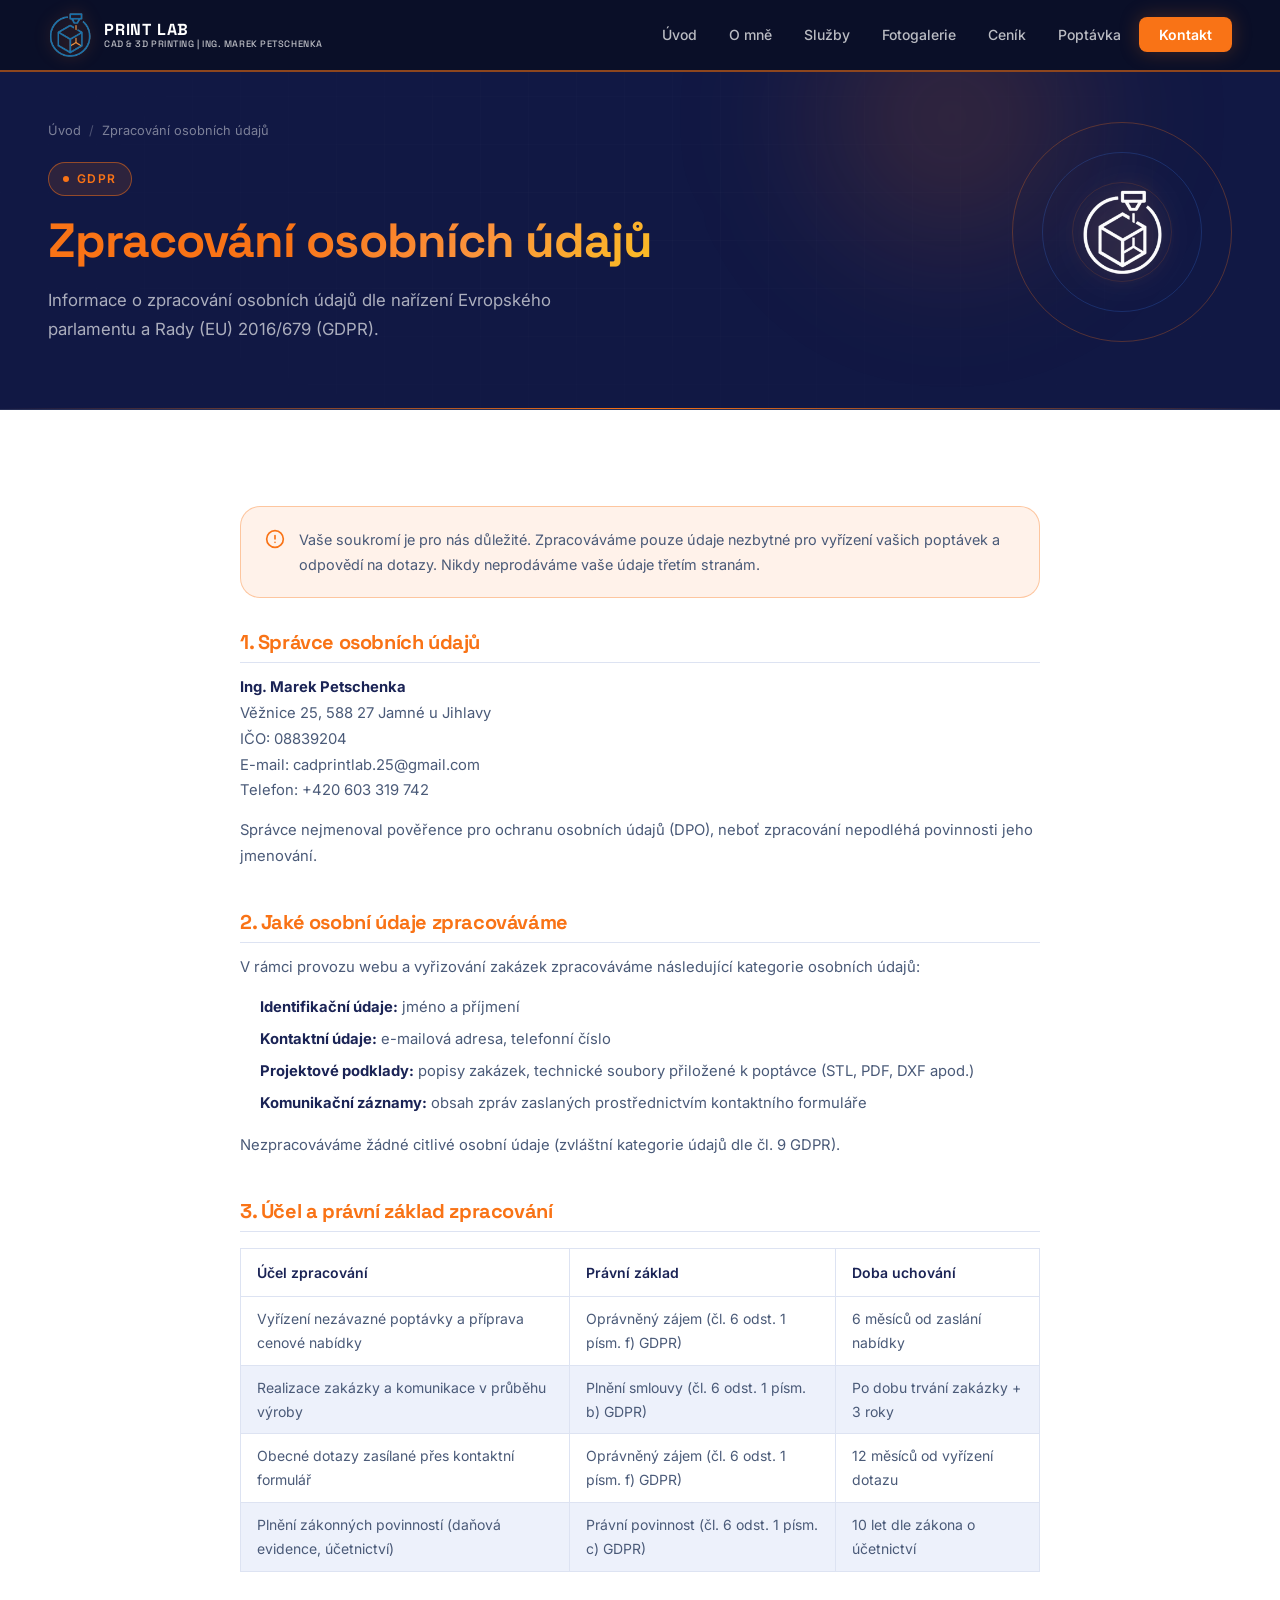
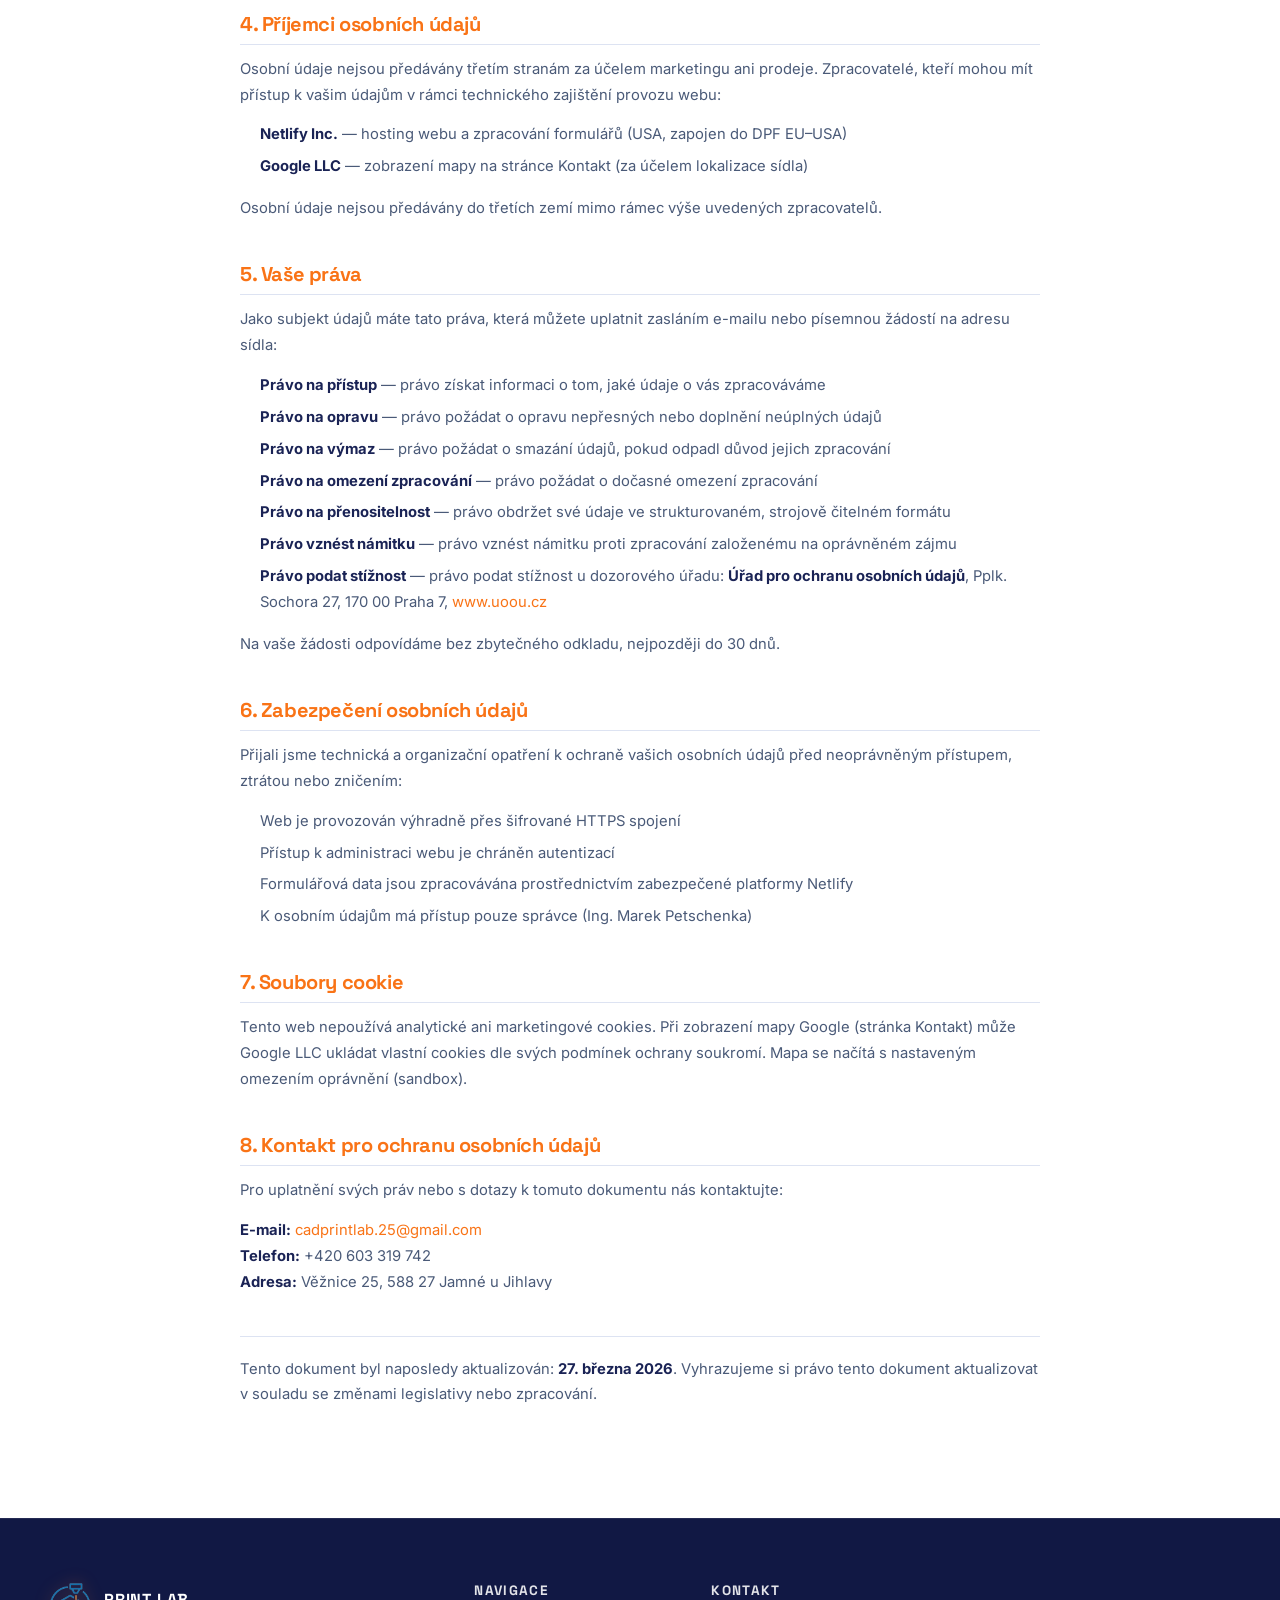
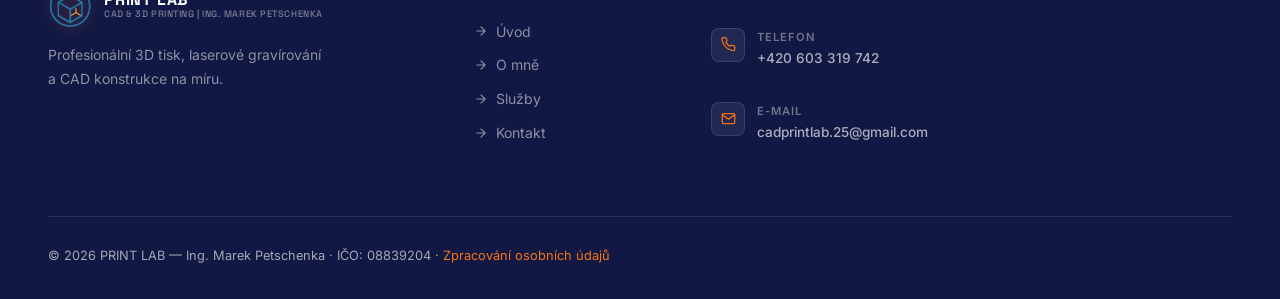
<file: gdpr.html>
<!DOCTYPE html>
<html lang="cs">
<head>
  <meta charset="UTF-8">
  <meta name="viewport" content="width=device-width, initial-scale=1.0">
  <meta name="robots" content="noindex, follow">
  <meta name="description" content="Zpracování osobních údajů — PRINT LAB, Ing. Marek Petschenka. Informace dle nařízení GDPR (EU) 2016/679.">
  <title>Zpracování osobních údajů — PRINT LAB</title>
  <link rel="manifest" href="manifest.json">
  <link rel="stylesheet" href="css/style.css?v=4">
  <link rel="icon" type="image/svg+xml" href="data:image/svg+xml,<svg xmlns='http://www.w3.org/2000/svg' viewBox='0 0 32 32'><rect width='32' height='32' rx='8' fill='%23f97316'/><text x='50%' y='55%' dominant-baseline='middle' text-anchor='middle' font-family='sans-serif' font-weight='800' font-size='14' fill='white'>PL</text></svg>">
  <style>
    .gdpr-section { background: var(--bg-primary); padding: var(--section-py) 0; }
    .gdpr-content { max-width: 800px; margin: 0 auto; }
    .gdpr-content h2 { font-size: 1.25rem; color: var(--accent); margin: 40px 0 12px; padding-bottom: 8px; border-bottom: 1px solid var(--border); }
    .gdpr-content h2:first-of-type { margin-top: 0; }
    .gdpr-content p { font-size: 0.925rem; color: var(--text-secondary); line-height: 1.75; margin-bottom: 14px; }
    .gdpr-content ul { margin: 0 0 16px 20px; }
    .gdpr-content li { font-size: 0.925rem; color: var(--text-secondary); line-height: 1.75; margin-bottom: 6px; }
    .gdpr-content strong { color: var(--text-primary); }
    .gdpr-table { width: 100%; border-collapse: collapse; margin: 16px 0 24px; font-size: 0.875rem; }
    .gdpr-table th { background: var(--bg-card); color: var(--text-primary); font-weight: 600; padding: 12px 16px; text-align: left; border: 1px solid var(--border); }
    .gdpr-table td { padding: 10px 16px; border: 1px solid var(--border); color: var(--text-secondary); vertical-align: top; }
    .gdpr-table tr:nth-child(even) td { background: var(--bg-secondary); }
    .gdpr-notice { background: var(--accent-subtle); border: 1px solid var(--accent-border); border-radius: var(--r-lg); padding: 20px 24px; margin-bottom: 32px; display: flex; gap: 14px; }
    .gdpr-notice svg { flex-shrink: 0; color: var(--accent); margin-top: 2px; }
    .gdpr-notice p { margin: 0; color: var(--text-secondary); font-size: 0.9rem; }
    .gdpr-updated { font-size: 0.8rem; color: var(--text-muted); margin-top: 40px; padding-top: 20px; border-top: 1px solid var(--border); }
  </style>
</head>
<body>

<!-- NAVBAR -->
<nav class="navbar scrolled">
  <div class="container nav-inner">
    <a href="index.html" class="logo">
      <img src="img/logo-color.svg" class="logo-img" alt="Print Lab logo">
      <span class="logo-text">
        <span class="logo-main">PRINT LAB</span>
        <span class="logo-sub">CAD &amp; 3D PRINTING | ING. MAREK PETSCHENKA</span>
      </span>
    </a>
    <ul class="nav-links">
      <li><a href="index.html">Úvod</a></li>
      <li><a href="o-mne.html">O mně</a></li>
      <li><a href="sluzby.html">Služby</a></li>
      <li><a href="fotogalerie.html">Fotogalerie</a></li>
      <li><a href="cenik.html">Ceník</a></li>
      <li><a href="poptavka.html">Poptávka</a></li>
      <li><a href="kontakt.html" class="btn-nav">Kontakt</a></li>
    </ul>
    <button class="menu-toggle" aria-label="Otevřít menu">
      <span></span><span></span><span></span>
    </button>
  </div>
</nav>

<main>

<!-- PAGE HEADER -->
<header class="page-header">
  <div class="page-header-bg"></div>
  <div class="page-header-orb"></div>
  <div class="container page-header-content">
    <div class="page-header-text">
      <div class="breadcrumb">
        <a href="index.html">Úvod</a>
        <span class="sep">/</span>
        <span>Zpracování osobních údajů</span>
      </div>
      <div class="section-label" style="margin-bottom:16px;">GDPR</div>
      <h1 class="page-title">Zpracování <span class="gradient-text">osobních údajů</span></h1>
      <p class="page-desc">Informace o zpracování osobních údajů dle nařízení Evropského parlamentu a Rady (EU) 2016/679 (GDPR).</p>
    </div>
    <div class="page-header-logo" aria-hidden="true">
      <div class="ph-ring"></div>
      <div class="ph-ring ph-ring-2"></div>
      <div class="ph-ring ph-ring-3"></div>
      <img src="img/logo-white.svg" class="ph-logo-img" alt="">
    </div>
  </div>
</header>

<!-- GDPR CONTENT -->
<section class="gdpr-section">
  <div class="container">
    <div class="gdpr-content reveal">

      <div class="gdpr-notice">
        <svg xmlns="http://www.w3.org/2000/svg" viewBox="0 0 24 24" fill="none" stroke="currentColor" stroke-width="2" stroke-linecap="round" stroke-linejoin="round" style="width:20px;height:20px;"><circle cx="12" cy="12" r="10"/><line x1="12" y1="8" x2="12" y2="12"/><line x1="12" y1="16" x2="12.01" y2="16"/></svg>
        <p>Vaše soukromí je pro nás důležité. Zpracováváme pouze údaje nezbytné pro vyřízení vašich poptávek a odpovědí na dotazy. Nikdy neprodáváme vaše údaje třetím stranám.</p>
      </div>

      <h2>1. Správce osobních údajů</h2>
      <p>
        <strong>Ing. Marek Petschenka</strong><br>
        Věžnice 25, 588 27 Jamné u Jihlavy<br>
        IČO: 08839204<br>
        E-mail: <span data-email-text></span><br>
        Telefon: +420 603 319 742
      </p>
      <p>Správce nejmenoval pověřence pro ochranu osobních údajů (DPO), neboť zpracování nepodléhá povinnosti jeho jmenování.</p>

      <h2>2. Jaké osobní údaje zpracováváme</h2>
      <p>V rámci provozu webu a vyřizování zakázek zpracováváme následující kategorie osobních údajů:</p>
      <ul>
        <li><strong>Identifikační údaje:</strong> jméno a příjmení</li>
        <li><strong>Kontaktní údaje:</strong> e-mailová adresa, telefonní číslo</li>
        <li><strong>Projektové podklady:</strong> popisy zakázek, technické soubory přiložené k poptávce (STL, PDF, DXF apod.)</li>
        <li><strong>Komunikační záznamy:</strong> obsah zpráv zaslaných prostřednictvím kontaktního formuláře</li>
      </ul>
      <p>Nezpracováváme žádné citlivé osobní údaje (zvláštní kategorie údajů dle čl. 9 GDPR).</p>

      <h2>3. Účel a právní základ zpracování</h2>
      <table class="gdpr-table">
        <thead>
          <tr>
            <th>Účel zpracování</th>
            <th>Právní základ</th>
            <th>Doba uchování</th>
          </tr>
        </thead>
        <tbody>
          <tr>
            <td>Vyřízení nezávazné poptávky a příprava cenové nabídky</td>
            <td>Oprávněný zájem (čl. 6 odst. 1 písm. f) GDPR)</td>
            <td>6 měsíců od zaslání nabídky</td>
          </tr>
          <tr>
            <td>Realizace zakázky a komunikace v průběhu výroby</td>
            <td>Plnění smlouvy (čl. 6 odst. 1 písm. b) GDPR)</td>
            <td>Po dobu trvání zakázky + 3 roky</td>
          </tr>
          <tr>
            <td>Obecné dotazy zasílané přes kontaktní formulář</td>
            <td>Oprávněný zájem (čl. 6 odst. 1 písm. f) GDPR)</td>
            <td>12 měsíců od vyřízení dotazu</td>
          </tr>
          <tr>
            <td>Plnění zákonných povinností (daňová evidence, účetnictví)</td>
            <td>Právní povinnost (čl. 6 odst. 1 písm. c) GDPR)</td>
            <td>10 let dle zákona o účetnictví</td>
          </tr>
        </tbody>
      </table>

      <h2>4. Příjemci osobních údajů</h2>
      <p>Osobní údaje nejsou předávány třetím stranám za účelem marketingu ani prodeje. Zpracovatelé, kteří mohou mít přístup k vašim údajům v rámci technického zajištění provozu webu:</p>
      <ul>
        <li><strong>Netlify Inc.</strong> — hosting webu a zpracování formulářů (USA, zapojen do DPF EU–USA)</li>
        <li><strong>Google LLC</strong> — zobrazení mapy na stránce Kontakt (za účelem lokalizace sídla)</li>
      </ul>
      <p>Osobní údaje nejsou předávány do třetích zemí mimo rámec výše uvedených zpracovatelů.</p>

      <h2>5. Vaše práva</h2>
      <p>Jako subjekt údajů máte tato práva, která můžete uplatnit zasláním e-mailu nebo písemnou žádostí na adresu sídla:</p>
      <ul>
        <li><strong>Právo na přístup</strong> — právo získat informaci o tom, jaké údaje o vás zpracováváme</li>
        <li><strong>Právo na opravu</strong> — právo požádat o opravu nepřesných nebo doplnění neúplných údajů</li>
        <li><strong>Právo na výmaz</strong> — právo požádat o smazání údajů, pokud odpadl důvod jejich zpracování</li>
        <li><strong>Právo na omezení zpracování</strong> — právo požádat o dočasné omezení zpracování</li>
        <li><strong>Právo na přenositelnost</strong> — právo obdržet své údaje ve strukturovaném, strojově čitelném formátu</li>
        <li><strong>Právo vznést námitku</strong> — právo vznést námitku proti zpracování založenému na oprávněném zájmu</li>
        <li><strong>Právo podat stížnost</strong> — právo podat stížnost u dozorového úřadu: <strong>Úřad pro ochranu osobních údajů</strong>, Pplk. Sochora 27, 170 00 Praha 7, <a href="https://www.uoou.cz" style="color:var(--accent);" rel="noopener noreferrer" target="_blank">www.uoou.cz</a></li>
      </ul>
      <p>Na vaše žádosti odpovídáme bez zbytečného odkladu, nejpozději do 30 dnů.</p>

      <h2>6. Zabezpečení osobních údajů</h2>
      <p>Přijali jsme technická a organizační opatření k ochraně vašich osobních údajů před neoprávněným přístupem, ztrátou nebo zničením:</p>
      <ul>
        <li>Web je provozován výhradně přes šifrované HTTPS spojení</li>
        <li>Přístup k administraci webu je chráněn autentizací</li>
        <li>Formulářová data jsou zpracovávána prostřednictvím zabezpečené platformy Netlify</li>
        <li>K osobním údajům má přístup pouze správce (Ing. Marek Petschenka)</li>
      </ul>

      <h2>7. Soubory cookie</h2>
      <p>Tento web nepoužívá analytické ani marketingové cookies. Při zobrazení mapy Google (stránka Kontakt) může Google LLC ukládat vlastní cookies dle svých podmínek ochrany soukromí. Mapa se načítá s nastaveným omezením oprávnění (sandbox).</p>

      <h2>8. Kontakt pro ochranu osobních údajů</h2>
      <p>Pro uplatnění svých práv nebo s dotazy k tomuto dokumentu nás kontaktujte:</p>
      <p>
        <strong>E-mail:</strong> <a href="#" data-email-link style="color:var(--accent);"><span data-email-text></span></a><br>
        <strong>Telefon:</strong> +420 603 319 742<br>
        <strong>Adresa:</strong> Věžnice 25, 588 27 Jamné u Jihlavy
      </p>

      <p class="gdpr-updated">Tento dokument byl naposledy aktualizován: <strong>27. března 2026</strong>. Vyhrazujeme si právo tento dokument aktualizovat v souladu se změnami legislativy nebo zpracování.</p>

    </div>
  </div>
</section>

</main>

<!-- FOOTER -->
<footer class="footer">
  <div class="container">
    <div class="footer-grid">
      <div class="footer-brand">
        <a href="index.html" class="footer-logo logo">
          <img src="img/logo-color.svg" class="logo-img" alt="Print Lab logo">
          <span class="logo-text"><span class="logo-main">PRINT LAB</span><span class="logo-sub">CAD &amp; 3D PRINTING | ING. MAREK PETSCHENKA</span></span>
        </a>
        <p>Profesionální 3D tisk, laserové gravírování a CAD konstrukce na míru.</p>
      </div>
      <div class="footer-col">
        <h4>Navigace</h4>
        <ul class="footer-links">
          <li><a href="index.html"><svg xmlns="http://www.w3.org/2000/svg" viewBox="0 0 24 24" fill="none" stroke="currentColor" stroke-width="2" stroke-linecap="round" stroke-linejoin="round"><path d="M5 12h14M12 5l7 7-7 7"/></svg>Úvod</a></li>
          <li><a href="o-mne.html"><svg xmlns="http://www.w3.org/2000/svg" viewBox="0 0 24 24" fill="none" stroke="currentColor" stroke-width="2" stroke-linecap="round" stroke-linejoin="round"><path d="M5 12h14M12 5l7 7-7 7"/></svg>O mně</a></li>
          <li><a href="sluzby.html"><svg xmlns="http://www.w3.org/2000/svg" viewBox="0 0 24 24" fill="none" stroke="currentColor" stroke-width="2" stroke-linecap="round" stroke-linejoin="round"><path d="M5 12h14M12 5l7 7-7 7"/></svg>Služby</a></li>
          <li><a href="kontakt.html"><svg xmlns="http://www.w3.org/2000/svg" viewBox="0 0 24 24" fill="none" stroke="currentColor" stroke-width="2" stroke-linecap="round" stroke-linejoin="round"><path d="M5 12h14M12 5l7 7-7 7"/></svg>Kontakt</a></li>
        </ul>
      </div>
      <div class="footer-col">
        <h4>Kontakt</h4>
        <div class="footer-contact-item" style="padding:8px 0;">
          <div class="contact-icon"><svg xmlns="http://www.w3.org/2000/svg" viewBox="0 0 24 24" fill="none" stroke="currentColor" stroke-width="2" stroke-linecap="round" stroke-linejoin="round"><path d="M22 16.92v3a2 2 0 0 1-2.18 2 19.79 19.79 0 0 1-8.63-3.07A19.5 19.5 0 0 1 4.69 12 19.79 19.79 0 0 1 1.6 3.49 2 2 0 0 1 3.55 1h3a2 2 0 0 1 2 1.72c.13.96.38 1.9.74 2.81a2 2 0 0 1-.45 2.11L7.91 8.6a16 16 0 0 0 6.09 6.09l.96-.96a2 2 0 0 1 2.11-.45c.91.36 1.85.61 2.81.74A2 2 0 0 1 22 16.92z"/></svg></div>
          <div class="contact-text"><span class="contact-label">Telefon</span><span class="contact-value">+420 603 319 742</span></div>
        </div>
        <div class="footer-contact-item" style="padding:8px 0;">
          <div class="contact-icon"><svg xmlns="http://www.w3.org/2000/svg" viewBox="0 0 24 24" fill="none" stroke="currentColor" stroke-width="2" stroke-linecap="round" stroke-linejoin="round"><path d="M4 4h16c1.1 0 2 .9 2 2v12c0 1.1-.9 2-2 2H4c-1.1 0-2-.9-2-2V6c0-1.1.9-2 2-2z"/><polyline points="22,6 12,13 2,6"/></svg></div>
          <div class="contact-text"><span class="contact-label">E-mail</span><span class="contact-value" data-email-text></span></div>
        </div>
      </div>
    </div>
    <div class="footer-bottom">
      <p>&copy; 2026 PRINT LAB — Ing. Marek Petschenka · IČO: 08839204 · <a href="gdpr.html" style="color:var(--accent);text-decoration:none;">Zpracování osobních údajů</a></p>
    </div>
  </div>
</footer>

<script src="js/main.js?v=7"></script>
<script src="js/cms-loader.js?v=6"></script>
</body>
</html>
</file>
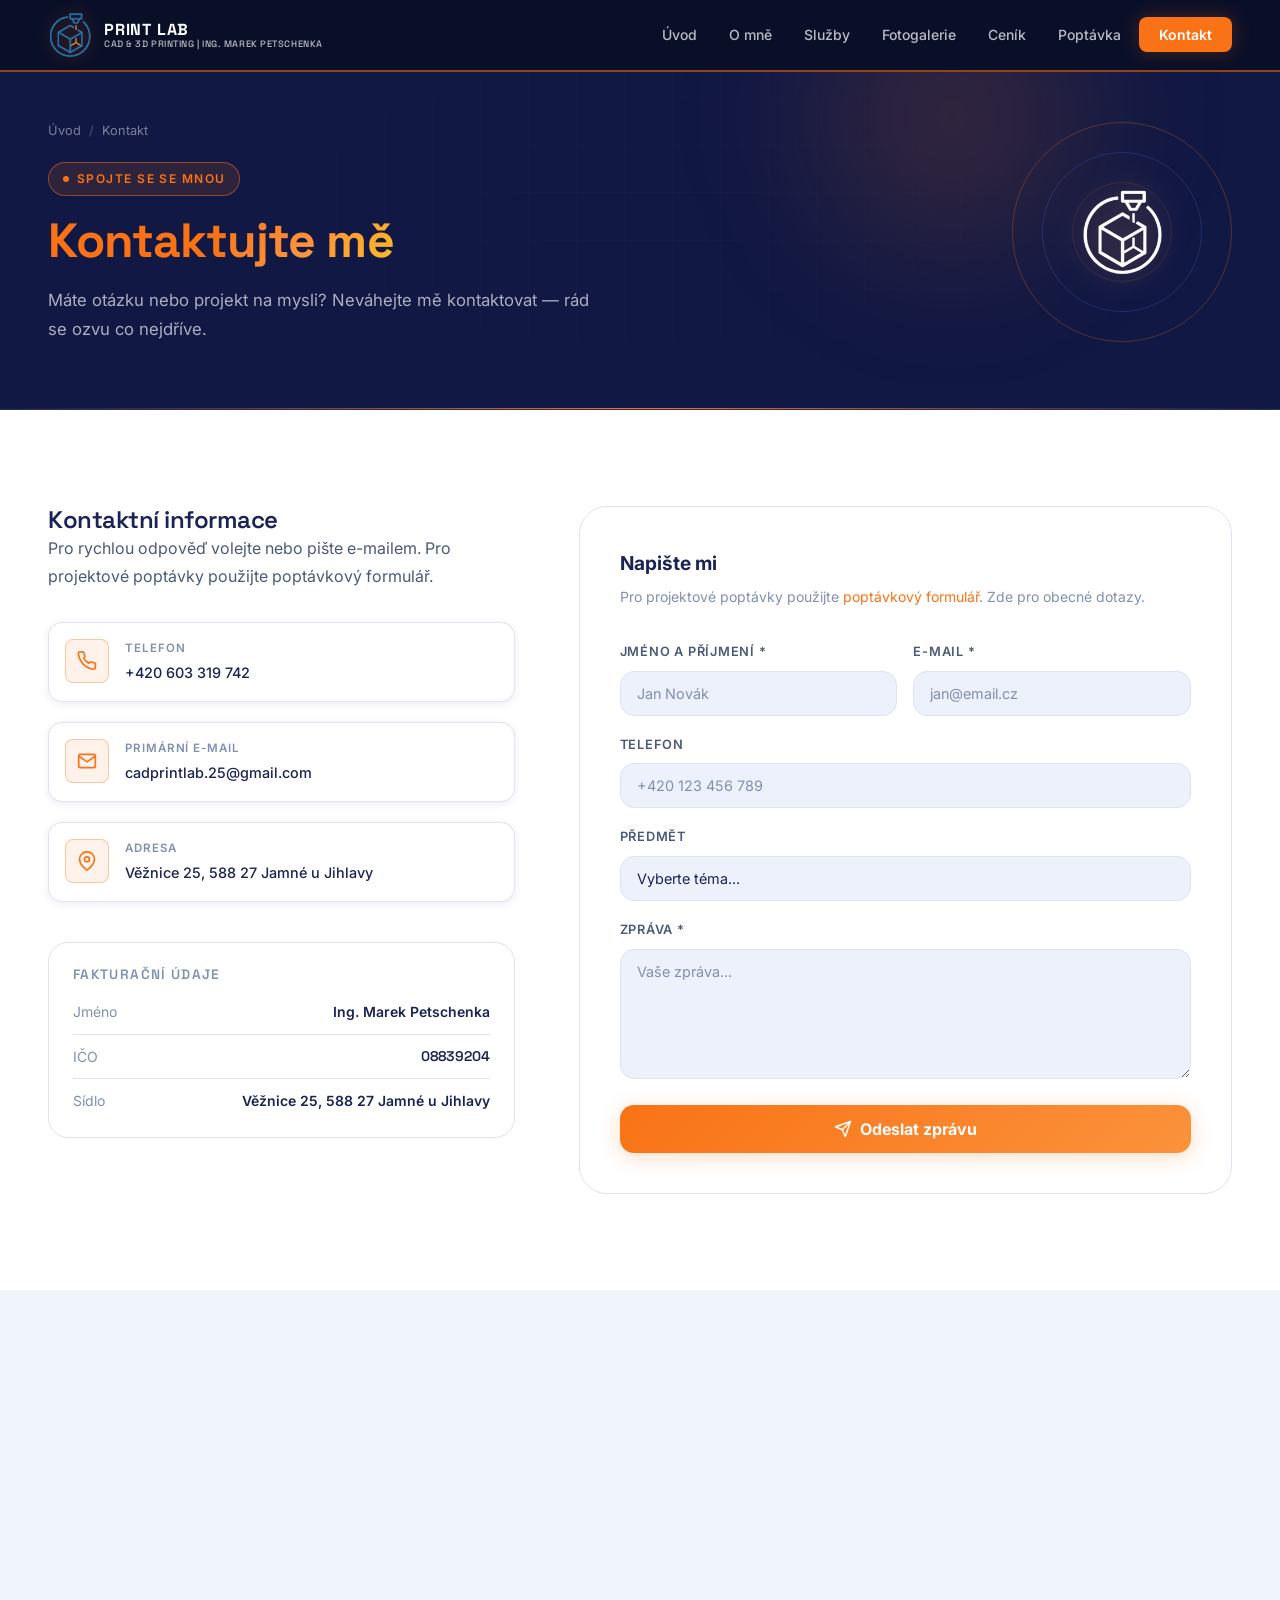
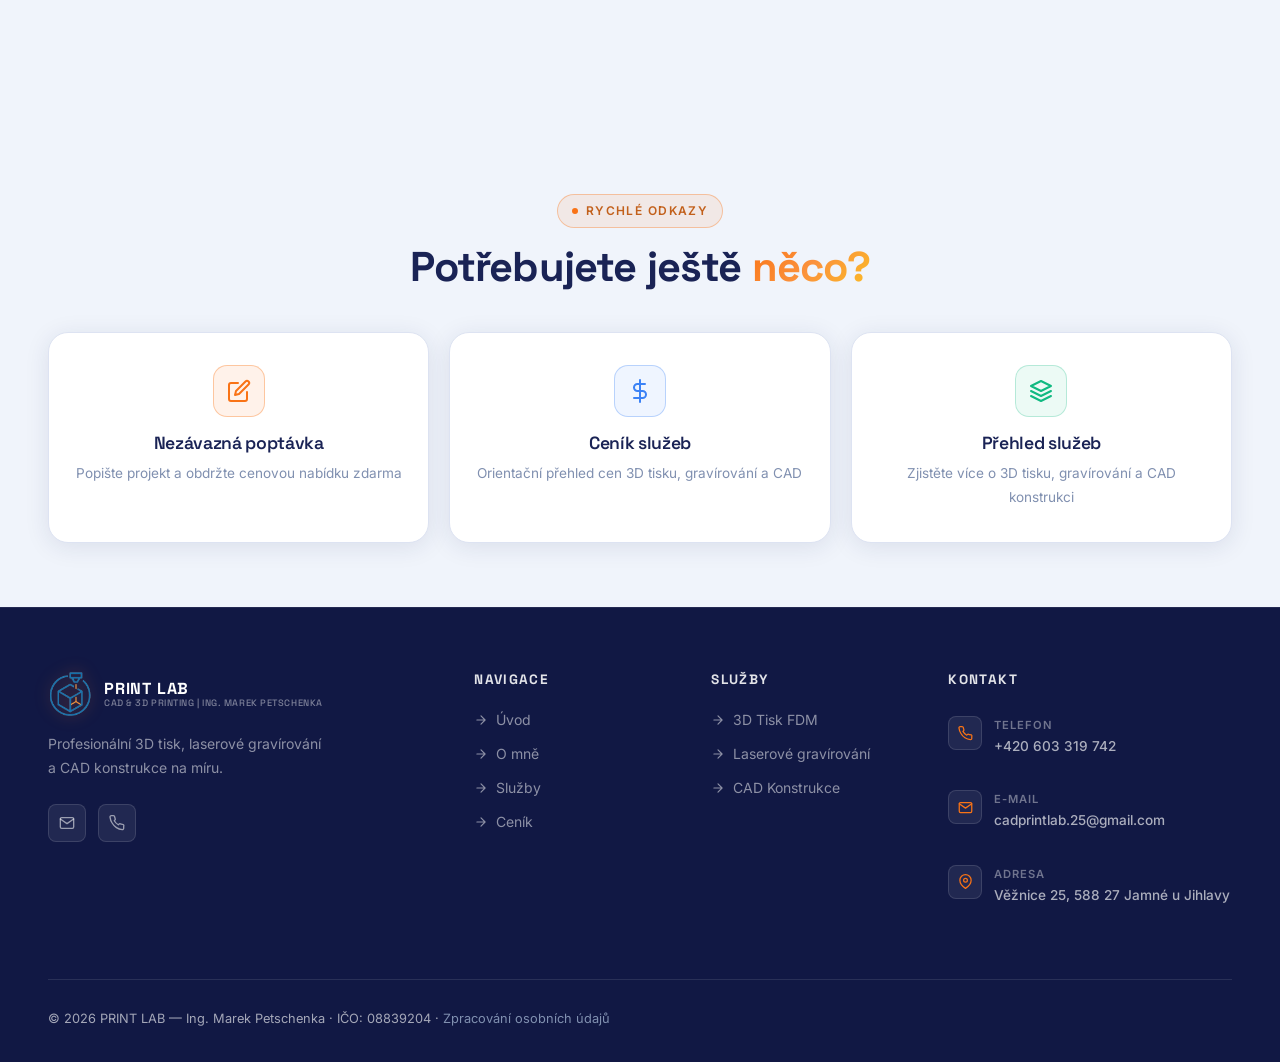
<file: kontakt.html>
<!DOCTYPE html>
<html lang="cs">
<head>
  <meta charset="UTF-8">
  <meta name="viewport" content="width=device-width, initial-scale=1.0">
  <meta name="description" content="Kontakt Print Lab — Ing. Marek Petschenka, Věžnice 25, 588 27 Jamné u Jihlavy. Tel: +420 603 319 742. E-mail: cadprintlab.25@gmail.com">
  <title>Kontakt — PRINT LAB | Ing. Marek Petschenka</title>
  <!-- Open Graph -->
  <meta property="og:type" content="website">
  <meta property="og:url" content="https://print-lab.netlify.app/kontakt.html">
  <meta property="og:title" content="Kontakt — PRINT LAB">
  <meta property="og:description" content="Ing. Marek Petschenka — Věžnice 25, 588 27 Jamné u Jihlavy. Tel: +420 603 319 742.">
  <meta property="og:image" content="https://print-lab.netlify.app/img/snapmaker.jpg">
  <meta property="og:locale" content="cs_CZ">
  <meta name="twitter:card" content="summary_large_image">
  <link rel="canonical" href="https://print-lab.netlify.app/kontakt.html">
  <link rel="manifest" href="manifest.json">
  <link rel="stylesheet" href="css/style.css?v=4">
  <link rel="preconnect" href="https://api.web3forms.com">
  <link rel="preconnect" href="https://maps.google.com">
  <link rel="icon" type="image/svg+xml" href="data:image/svg+xml,<svg xmlns='http://www.w3.org/2000/svg' viewBox='0 0 32 32'><rect width='32' height='32' rx='8' fill='%23f97316'/><text x='50%' y='55%' dominant-baseline='middle' text-anchor='middle' font-family='sans-serif' font-weight='800' font-size='14' fill='white'>PL</text></svg>">
</head>
<body>

<!-- NAVBAR -->
<nav class="navbar scrolled">
  <div class="container nav-inner">
    <a href="index.html" class="logo">
      <img src="img/logo-color.svg" class="logo-img" alt="Print Lab logo">
      <span class="logo-text">
        <span class="logo-main" data-cms="site-name">PRINT LAB</span>
        <span class="logo-sub" data-cms="site-subtitle">CAD &amp; 3D PRINTING | ING. MAREK PETSCHENKA</span>
      </span>
    </a>
    <ul class="nav-links">
      <li><a href="index.html">Úvod</a></li>
      <li><a href="o-mne.html">O mně</a></li>
      <li><a href="sluzby.html">Služby</a></li>
      <li><a href="fotogalerie.html">Fotogalerie</a></li>
      <li><a href="cenik.html">Ceník</a></li>
      <li><a href="poptavka.html">Poptávka</a></li>
      <li><a href="kontakt.html" class="btn-nav active">Kontakt</a></li>
    </ul>
    <button class="menu-toggle" aria-label="Otevřít menu">
      <span></span><span></span><span></span>
    </button>
  </div>
</nav>

<main>

<!-- PAGE HEADER -->
<header class="page-header">
  <div class="page-header-bg"></div>
  <div class="page-header-orb"></div>
  <div class="container page-header-content">
    <div class="page-header-text">
      <div class="breadcrumb">
        <a href="index.html">Úvod</a>
        <span class="sep">/</span>
        <span>Kontakt</span>
      </div>
      <div class="section-label" style="margin-bottom:16px;">Spojte se se mnou</div>
      <h1 class="page-title">Kontakt<span class="gradient-text">ujte mě</span></h1>
      <p class="page-desc">Máte otázku nebo projekt na mysli? Neváhejte mě kontaktovat — rád se ozvu co nejdříve.</p>
    </div>
    <div class="page-header-logo" aria-hidden="true">
      <div class="ph-ring"></div>
      <div class="ph-ring ph-ring-2"></div>
      <div class="ph-ring ph-ring-3"></div>
      <img src="img/logo-white.svg" class="ph-logo-img" alt="">
    </div>
  </div>
</header>

<!-- CONTACT -->
<section class="contact-section">
  <div class="container">
    <div class="contact-layout">

      <!-- Contact info -->
      <div class="reveal">
        <h3>Kontaktní informace</h3>
        <p style="margin-bottom:32px;">Pro rychlou odpověď volejte nebo pište e-mailem. Pro projektové poptávky použijte poptávkový formulář.</p>

        <div class="contact-items">
          <a href="tel:+420603319742" class="contact-item">
            <div class="ci-icon">
              <svg xmlns="http://www.w3.org/2000/svg" viewBox="0 0 24 24" fill="none" stroke="currentColor" stroke-width="2" stroke-linecap="round" stroke-linejoin="round"><path d="M22 16.92v3a2 2 0 0 1-2.18 2 19.79 19.79 0 0 1-8.63-3.07A19.5 19.5 0 0 1 4.69 12 19.79 19.79 0 0 1 1.6 3.49 2 2 0 0 1 3.55 1h3a2 2 0 0 1 2 1.72c.13.96.38 1.9.74 2.81a2 2 0 0 1-.45 2.11L7.91 8.6a16 16 0 0 0 6.09 6.09l.96-.96a2 2 0 0 1 2.11-.45c.91.36 1.85.61 2.81.74A2 2 0 0 1 22 16.92z"/></svg>
            </div>
            <div>
              <div class="ci-label">Telefon</div>
              <div class="ci-value">+420 603 319 742</div>
            </div>
          </a>

          <a href="#" data-email-link class="contact-item">
            <div class="ci-icon">
              <svg xmlns="http://www.w3.org/2000/svg" viewBox="0 0 24 24" fill="none" stroke="currentColor" stroke-width="2" stroke-linecap="round" stroke-linejoin="round"><path d="M4 4h16c1.1 0 2 .9 2 2v12c0 1.1-.9 2-2 2H4c-1.1 0-2-.9-2-2V6c0-1.1.9-2 2-2z"/><polyline points="22,6 12,13 2,6"/></svg>
            </div>
            <div>
              <div class="ci-label">Primární e-mail</div>
              <div class="ci-value"><span data-email-text></span></div>
            </div>
          </a>

          <div class="contact-item" style="cursor:default;">
            <div class="ci-icon">
              <svg xmlns="http://www.w3.org/2000/svg" viewBox="0 0 24 24" fill="none" stroke="currentColor" stroke-width="2" stroke-linecap="round" stroke-linejoin="round"><path d="M21 10c0 7-9 13-9 13s-9-6-9-13a9 9 0 0 1 18 0z"/><circle cx="12" cy="10" r="3"/></svg>
            </div>
            <div>
              <div class="ci-label">Adresa</div>
              <div class="ci-value" data-cms="address-full">Věžnice 25, 588 27 Jamné u Jihlavy</div>
            </div>
          </div>
        </div>

        <!-- Business info -->
        <div style="background:var(--bg-card);border:1px solid var(--border);border-radius:var(--r-lg);padding:24px;margin-bottom:24px;">
          <h4 style="font-size:0.85rem;color:var(--text-muted);text-transform:uppercase;letter-spacing:0.1em;margin-bottom:16px;">Fakturační údaje</h4>
          <div style="display:flex;flex-direction:column;gap:10px;">
            <div style="display:flex;justify-content:space-between;font-size:0.875rem;border-bottom:1px solid var(--border);padding-bottom:10px;">
              <span style="color:var(--text-muted);">Jméno</span>
              <span style="color:var(--text-primary);font-weight:600;" data-cms="owner-name">Ing. Marek Petschenka</span>
            </div>
            <div style="display:flex;justify-content:space-between;font-size:0.875rem;border-bottom:1px solid var(--border);padding-bottom:10px;">
              <span style="color:var(--text-muted);">IČO</span>
              <span style="color:var(--text-primary);font-weight:600;font-family:var(--font-display);">08839204</span>
            </div>
            <div style="display:flex;justify-content:space-between;font-size:0.875rem;">
              <span style="color:var(--text-muted);">Sídlo</span>
              <span style="color:var(--text-primary);font-weight:600;text-align:right;">Věžnice 25, 588 27 Jamné u Jihlavy</span>
            </div>
          </div>
        </div>

      </div>

      <!-- Contact form -->
      <div class="reveal reveal-delay-1">
        <div class="contact-form-card">
          <div class="form-title">Napište mi</div>
          <div class="form-subtitle">Pro projektové poptávky použijte <a href="poptavka.html" style="color:var(--accent);">poptávkový formulář</a>. Zde pro obecné dotazy.</div>

          <form id="contactForm" method="POST" action="https://api.web3forms.com/submit" novalidate>
            <input type="hidden" name="access_key" value="c9658dc9-225a-4a74-9c96-5620803da1c0">
            <input type="hidden" name="subject" value="Nová zpráva — PRINT LAB">
            <input type="hidden" name="from_name" value="PRINT LAB Web">
            <input type="hidden" name="cc" value="petschenkamara@seznam.cz">
            <input type="hidden" name="redirect" value="false">
            <input type="checkbox" name="botcheck" style="display:none!important" tabindex="-1" autocomplete="off">
            <div class="form-row">
              <div class="form-group">
                <label for="name">Jméno a příjmení *</label>
                <input type="text" id="name" name="name" placeholder="Jan Novák" required>
              </div>
              <div class="form-group">
                <label for="email">E-mail *</label>
                <input type="email" id="email" name="email" placeholder="jan@email.cz" required>
              </div>
            </div>

            <div class="form-group">
              <label for="phone">Telefon</label>
              <input type="tel" id="phone" name="phone" placeholder="+420 123 456 789">
            </div>

            <div class="form-group">
              <label for="tema">Předmět</label>
              <select id="tema" name="tema">
                <option value="" disabled selected>Vyberte téma...</option>
                <option value="info">Obecný dotaz</option>
                <option value="poptavka">Poptávka zakázky</option>
                <option value="cena">Dotaz na cenu</option>
                <option value="technicke">Technická konzultace</option>
                <option value="jine">Jiné</option>
              </select>
            </div>

            <div class="form-group">
              <label for="message">Zpráva *</label>
              <textarea id="message" name="message" rows="6" placeholder="Vaše zpráva..." required></textarea>
            </div>

            <button type="submit" class="btn btn-primary form-submit">
              <svg xmlns="http://www.w3.org/2000/svg" viewBox="0 0 24 24" fill="none" stroke="currentColor" stroke-width="2" stroke-linecap="round" stroke-linejoin="round" style="width:18px;height:18px;"><line x1="22" y1="2" x2="11" y2="13"/><polygon points="22 2 15 22 11 13 2 9 22 2"/></svg>
              Odeslat zprávu
            </button>

            <div id="formSuccess" class="form-success">
              <svg xmlns="http://www.w3.org/2000/svg" viewBox="0 0 24 24" fill="none" stroke="currentColor" stroke-width="2" stroke-linecap="round" stroke-linejoin="round" style="width:20px;height:20px;display:inline-block;vertical-align:middle;margin-right:8px;"><polyline points="20 6 9 17 4 12"/></svg>
              Zpráva odeslána! Ozvu se vám co nejdříve.
            </div>
          </form>
        </div>
      </div>
    </div>
  </div>
</section>

<!-- MAP -->
<section style="margin:0;padding:0;line-height:0;">
  <iframe
    src="https://maps.google.com/maps?q=V%C4%9B%C5%BEnice+25%2C+588+27+Jamn%C3%A9+u+Jihlavy&output=embed&hl=cs&z=14"
    width="100%"
    height="440"
    style="display:block;border:0;filter:grayscale(0.65) brightness(0.92) contrast(1.05);"
    allowfullscreen=""
    loading="lazy"
    referrerpolicy="no-referrer-when-downgrade"
    sandbox="allow-scripts allow-same-origin allow-popups"
    title="Sídlo Print Lab — Věžnice 25, Jamné u Jihlavy">
  </iframe>
</section>

<!-- QUICK LINKS -->
<section style="background:var(--bg-base);padding:64px 0;">
  <div class="container">
    <div class="section-header reveal" style="margin-bottom:40px;">
      <span class="section-label">Rychlé odkazy</span>
      <h2 class="section-title">Potřebujete ještě <span class="gradient-text">něco?</span></h2>
    </div>
    <div style="display:grid;grid-template-columns:repeat(3,1fr);gap:20px;" class="reveal">
      <a href="poptavka.html" class="card" style="text-decoration:none;text-align:center;padding:32px 24px;">
        <div style="width:52px;height:52px;background:var(--accent-subtle);border:1px solid var(--accent-border);border-radius:var(--r);display:flex;align-items:center;justify-content:center;color:var(--accent);margin:0 auto 16px;">
          <svg xmlns="http://www.w3.org/2000/svg" viewBox="0 0 24 24" fill="none" stroke="currentColor" stroke-width="2" stroke-linecap="round" stroke-linejoin="round" style="width:24px;height:24px;"><path d="M11 4H4a2 2 0 0 0-2 2v14a2 2 0 0 0 2 2h14a2 2 0 0 0 2-2v-7"/><path d="M18.5 2.5a2.121 2.121 0 0 1 3 3L12 15l-4 1 1-4 9.5-9.5z"/></svg>
        </div>
        <h4 style="margin-bottom:8px;">Nezávazná poptávka</h4>
        <p style="font-size:0.85rem;color:var(--text-muted);">Popište projekt a obdržte cenovou nabídku zdarma</p>
      </a>
      <a href="cenik.html" class="card" style="text-decoration:none;text-align:center;padding:32px 24px;">
        <div style="width:52px;height:52px;background:var(--blue-subtle);border:1px solid rgba(59,130,246,0.3);border-radius:var(--r);display:flex;align-items:center;justify-content:center;color:var(--blue);margin:0 auto 16px;">
          <svg xmlns="http://www.w3.org/2000/svg" viewBox="0 0 24 24" fill="none" stroke="currentColor" stroke-width="2" stroke-linecap="round" stroke-linejoin="round" style="width:24px;height:24px;"><line x1="12" y1="1" x2="12" y2="23"/><path d="M17 5H9.5a3.5 3.5 0 0 0 0 7h5a3.5 3.5 0 0 1 0 7H6"/></svg>
        </div>
        <h4 style="margin-bottom:8px;">Ceník služeb</h4>
        <p style="font-size:0.85rem;color:var(--text-muted);">Orientační přehled cen 3D tisku, gravírování a CAD</p>
      </a>
      <a href="sluzby.html" class="card" style="text-decoration:none;text-align:center;padding:32px 24px;">
        <div style="width:52px;height:52px;background:rgba(16,185,129,0.08);border:1px solid rgba(16,185,129,0.25);border-radius:var(--r);display:flex;align-items:center;justify-content:center;color:var(--success);margin:0 auto 16px;">
          <svg xmlns="http://www.w3.org/2000/svg" viewBox="0 0 24 24" fill="none" stroke="currentColor" stroke-width="2" stroke-linecap="round" stroke-linejoin="round" style="width:24px;height:24px;"><path d="M12 2L2 7l10 5 10-5-10-5zM2 17l10 5 10-5M2 12l10 5 10-5"/></svg>
        </div>
        <h4 style="margin-bottom:8px;">Přehled služeb</h4>
        <p style="font-size:0.85rem;color:var(--text-muted);">Zjistěte více o 3D tisku, gravírování a CAD konstrukci</p>
      </a>
    </div>
  </div>
</section>

</main>

<!-- FOOTER -->
<footer class="footer">
  <div class="container">
    <div class="footer-grid">
      <div class="footer-brand">
        <a href="index.html" class="footer-logo logo">
          <img src="img/logo-color.svg" class="logo-img" alt="Print Lab logo">
          <span class="logo-text"><span class="logo-main" data-cms="site-name">PRINT LAB</span><span class="logo-sub" data-cms="site-subtitle">CAD &amp; 3D PRINTING | ING. MAREK PETSCHENKA</span></span>
        </a>
        <p>Profesionální 3D tisk, laserové gravírování a CAD konstrukce na míru.</p>
        <div class="footer-social" style="margin-top:16px;">
          <a href="#" data-email-link class="social-link" aria-label="Email">
            <svg xmlns="http://www.w3.org/2000/svg" viewBox="0 0 24 24" fill="none" stroke="currentColor" stroke-width="2" stroke-linecap="round" stroke-linejoin="round"><path d="M4 4h16c1.1 0 2 .9 2 2v12c0 1.1-.9 2-2 2H4c-1.1 0-2-.9-2-2V6c0-1.1.9-2 2-2z"/><polyline points="22,6 12,13 2,6"/></svg>
          </a>
          <a href="tel:+420603319742" class="social-link" aria-label="Telefon">
            <svg xmlns="http://www.w3.org/2000/svg" viewBox="0 0 24 24" fill="none" stroke="currentColor" stroke-width="2" stroke-linecap="round" stroke-linejoin="round"><path d="M22 16.92v3a2 2 0 0 1-2.18 2 19.79 19.79 0 0 1-8.63-3.07A19.5 19.5 0 0 1 4.69 12 19.79 19.79 0 0 1 1.6 3.49 2 2 0 0 1 3.55 1h3a2 2 0 0 1 2 1.72c.13.96.38 1.9.74 2.81a2 2 0 0 1-.45 2.11L7.91 8.6a16 16 0 0 0 6.09 6.09l.96-.96a2 2 0 0 1 2.11-.45c.91.36 1.85.61 2.81.74A2 2 0 0 1 22 16.92z"/></svg>
          </a>
        </div>
      </div>
      <div class="footer-col">
        <h4>Navigace</h4>
        <ul class="footer-links">
          <li><a href="index.html"><svg xmlns="http://www.w3.org/2000/svg" viewBox="0 0 24 24" fill="none" stroke="currentColor" stroke-width="2" stroke-linecap="round" stroke-linejoin="round"><path d="M5 12h14M12 5l7 7-7 7"/></svg>Úvod</a></li>
          <li><a href="o-mne.html"><svg xmlns="http://www.w3.org/2000/svg" viewBox="0 0 24 24" fill="none" stroke="currentColor" stroke-width="2" stroke-linecap="round" stroke-linejoin="round"><path d="M5 12h14M12 5l7 7-7 7"/></svg>O mně</a></li>
          <li><a href="sluzby.html"><svg xmlns="http://www.w3.org/2000/svg" viewBox="0 0 24 24" fill="none" stroke="currentColor" stroke-width="2" stroke-linecap="round" stroke-linejoin="round"><path d="M5 12h14M12 5l7 7-7 7"/></svg>Služby</a></li>
          <li><a href="cenik.html"><svg xmlns="http://www.w3.org/2000/svg" viewBox="0 0 24 24" fill="none" stroke="currentColor" stroke-width="2" stroke-linecap="round" stroke-linejoin="round"><path d="M5 12h14M12 5l7 7-7 7"/></svg>Ceník</a></li>
        </ul>
      </div>
      <div class="footer-col">
        <h4>Služby</h4>
        <ul class="footer-links">
          <li><a href="sluzby.html#print"><svg xmlns="http://www.w3.org/2000/svg" viewBox="0 0 24 24" fill="none" stroke="currentColor" stroke-width="2" stroke-linecap="round" stroke-linejoin="round"><path d="M5 12h14M12 5l7 7-7 7"/></svg>3D Tisk FDM</a></li>
          <li><a href="sluzby.html#laser"><svg xmlns="http://www.w3.org/2000/svg" viewBox="0 0 24 24" fill="none" stroke="currentColor" stroke-width="2" stroke-linecap="round" stroke-linejoin="round"><path d="M5 12h14M12 5l7 7-7 7"/></svg>Laserové gravírování</a></li>
          <li><a href="sluzby.html#cad"><svg xmlns="http://www.w3.org/2000/svg" viewBox="0 0 24 24" fill="none" stroke="currentColor" stroke-width="2" stroke-linecap="round" stroke-linejoin="round"><path d="M5 12h14M12 5l7 7-7 7"/></svg>CAD Konstrukce</a></li>
        </ul>
      </div>
      <div class="footer-col">
        <h4>Kontakt</h4>
        <div class="footer-contact-item" style="padding:8px 0;"><div class="contact-icon"><svg xmlns="http://www.w3.org/2000/svg" viewBox="0 0 24 24" fill="none" stroke="currentColor" stroke-width="2" stroke-linecap="round" stroke-linejoin="round"><path d="M22 16.92v3a2 2 0 0 1-2.18 2 19.79 19.79 0 0 1-8.63-3.07A19.5 19.5 0 0 1 4.69 12 19.79 19.79 0 0 1 1.6 3.49 2 2 0 0 1 3.55 1h3a2 2 0 0 1 2 1.72c.13.96.38 1.9.74 2.81a2 2 0 0 1-.45 2.11L7.91 8.6a16 16 0 0 0 6.09 6.09l.96-.96a2 2 0 0 1 2.11-.45c.91.36 1.85.61 2.81.74A2 2 0 0 1 22 16.92z"/></svg></div><div class="contact-text"><span class="contact-label">Telefon</span><span class="contact-value">+420 603 319 742</span></div></div>
        <div class="footer-contact-item" style="padding:8px 0;"><div class="contact-icon"><svg xmlns="http://www.w3.org/2000/svg" viewBox="0 0 24 24" fill="none" stroke="currentColor" stroke-width="2" stroke-linecap="round" stroke-linejoin="round"><path d="M4 4h16c1.1 0 2 .9 2 2v12c0 1.1-.9 2-2 2H4c-1.1 0-2-.9-2-2V6c0-1.1.9-2 2-2z"/><polyline points="22,6 12,13 2,6"/></svg></div><div class="contact-text"><span class="contact-label">E-mail</span><span class="contact-value"><span data-email-text></span></span></div></div>
        <div class="footer-contact-item" style="padding:8px 0;"><div class="contact-icon"><svg xmlns="http://www.w3.org/2000/svg" viewBox="0 0 24 24" fill="none" stroke="currentColor" stroke-width="2" stroke-linecap="round" stroke-linejoin="round"><path d="M21 10c0 7-9 13-9 13s-9-6-9-13a9 9 0 0 1 18 0z"/><circle cx="12" cy="10" r="3"/></svg></div><div class="contact-text"><span class="contact-label">Adresa</span><span class="contact-value">Věžnice 25, 588 27 Jamné u Jihlavy</span></div></div>
      </div>
    </div>
    <div class="footer-bottom">
      <p>&copy; 2026 PRINT LAB — Ing. Marek Petschenka · IČO: 08839204 · <a href="gdpr.html" style="color:var(--text-muted);text-decoration:none;" onmouseover="this.style.color='var(--accent)'" onmouseout="this.style.color='var(--text-muted)'">Zpracování osobních údajů</a></p>
    </div>
  </div>
</footer>

<script src="js/main.js?v=7"></script>
  <script src="js/cms-loader.js?v=6"></script>
</body>
</html>
</file>
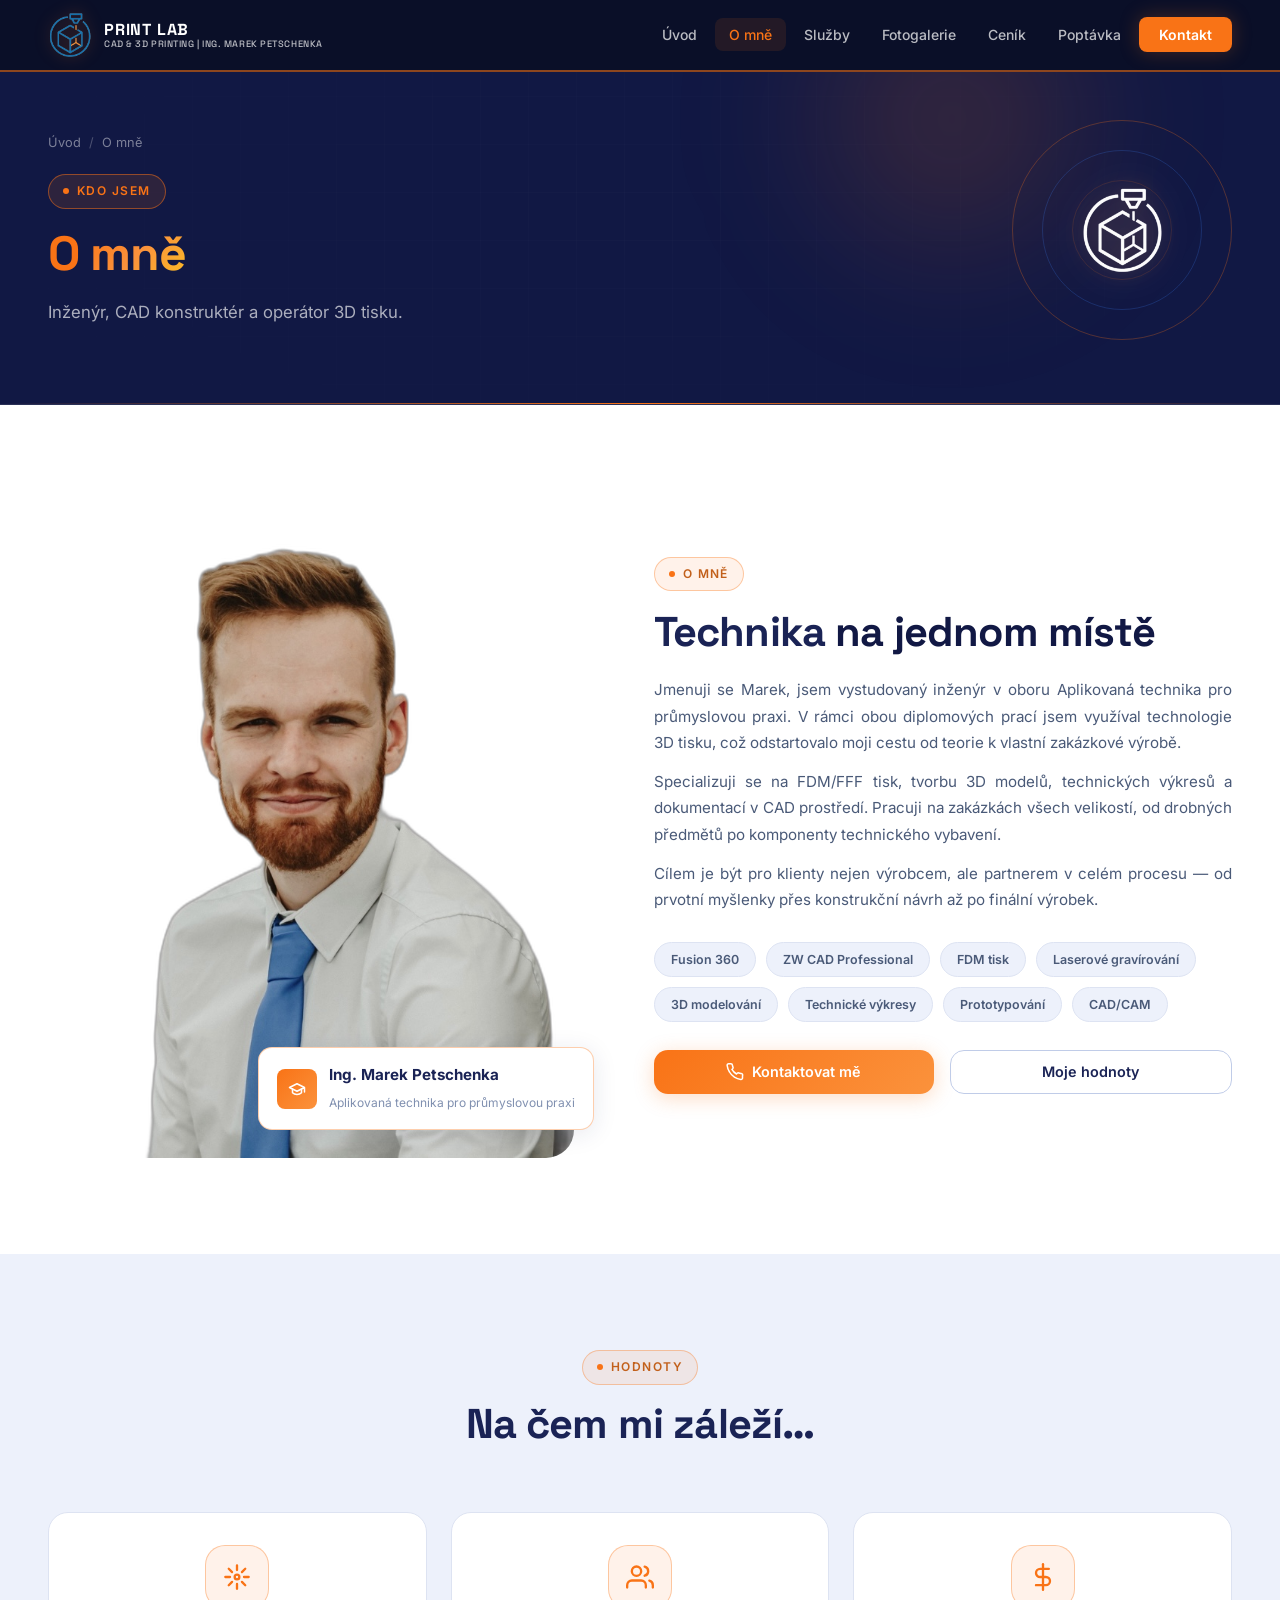
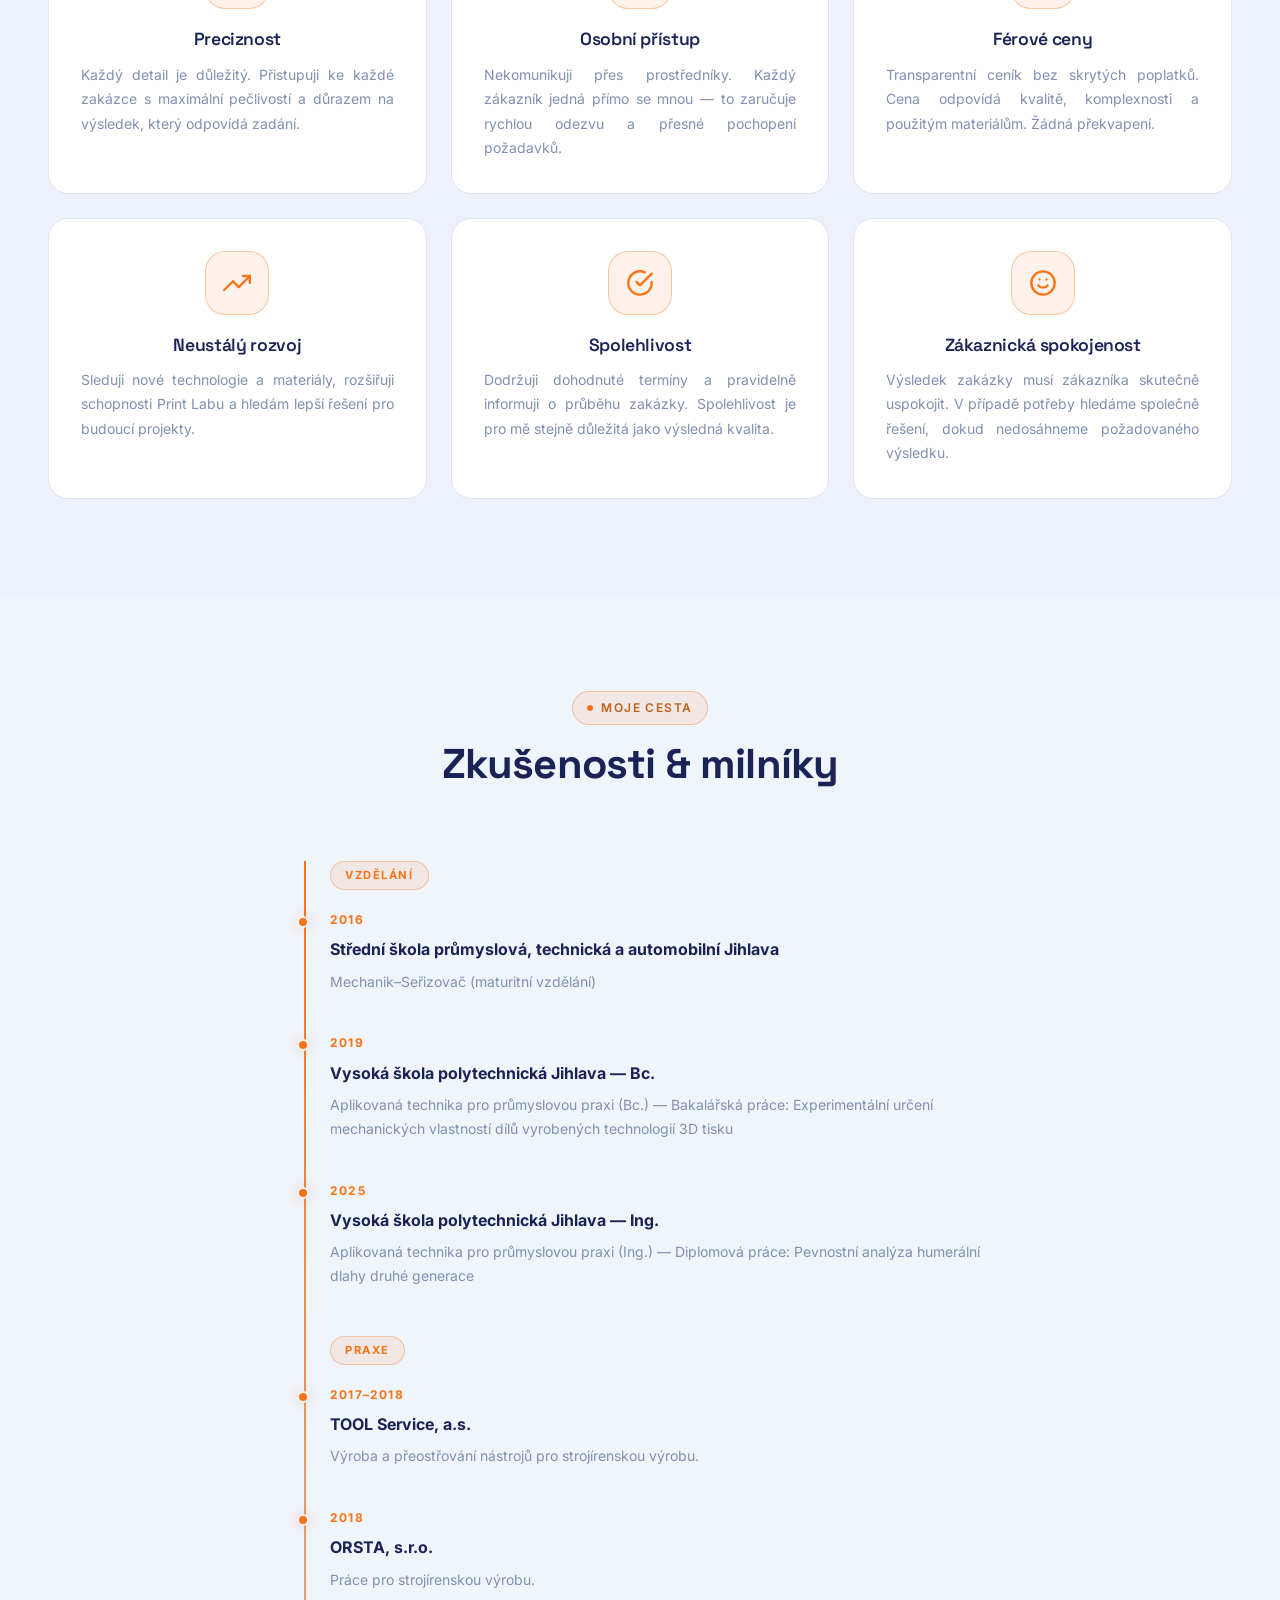
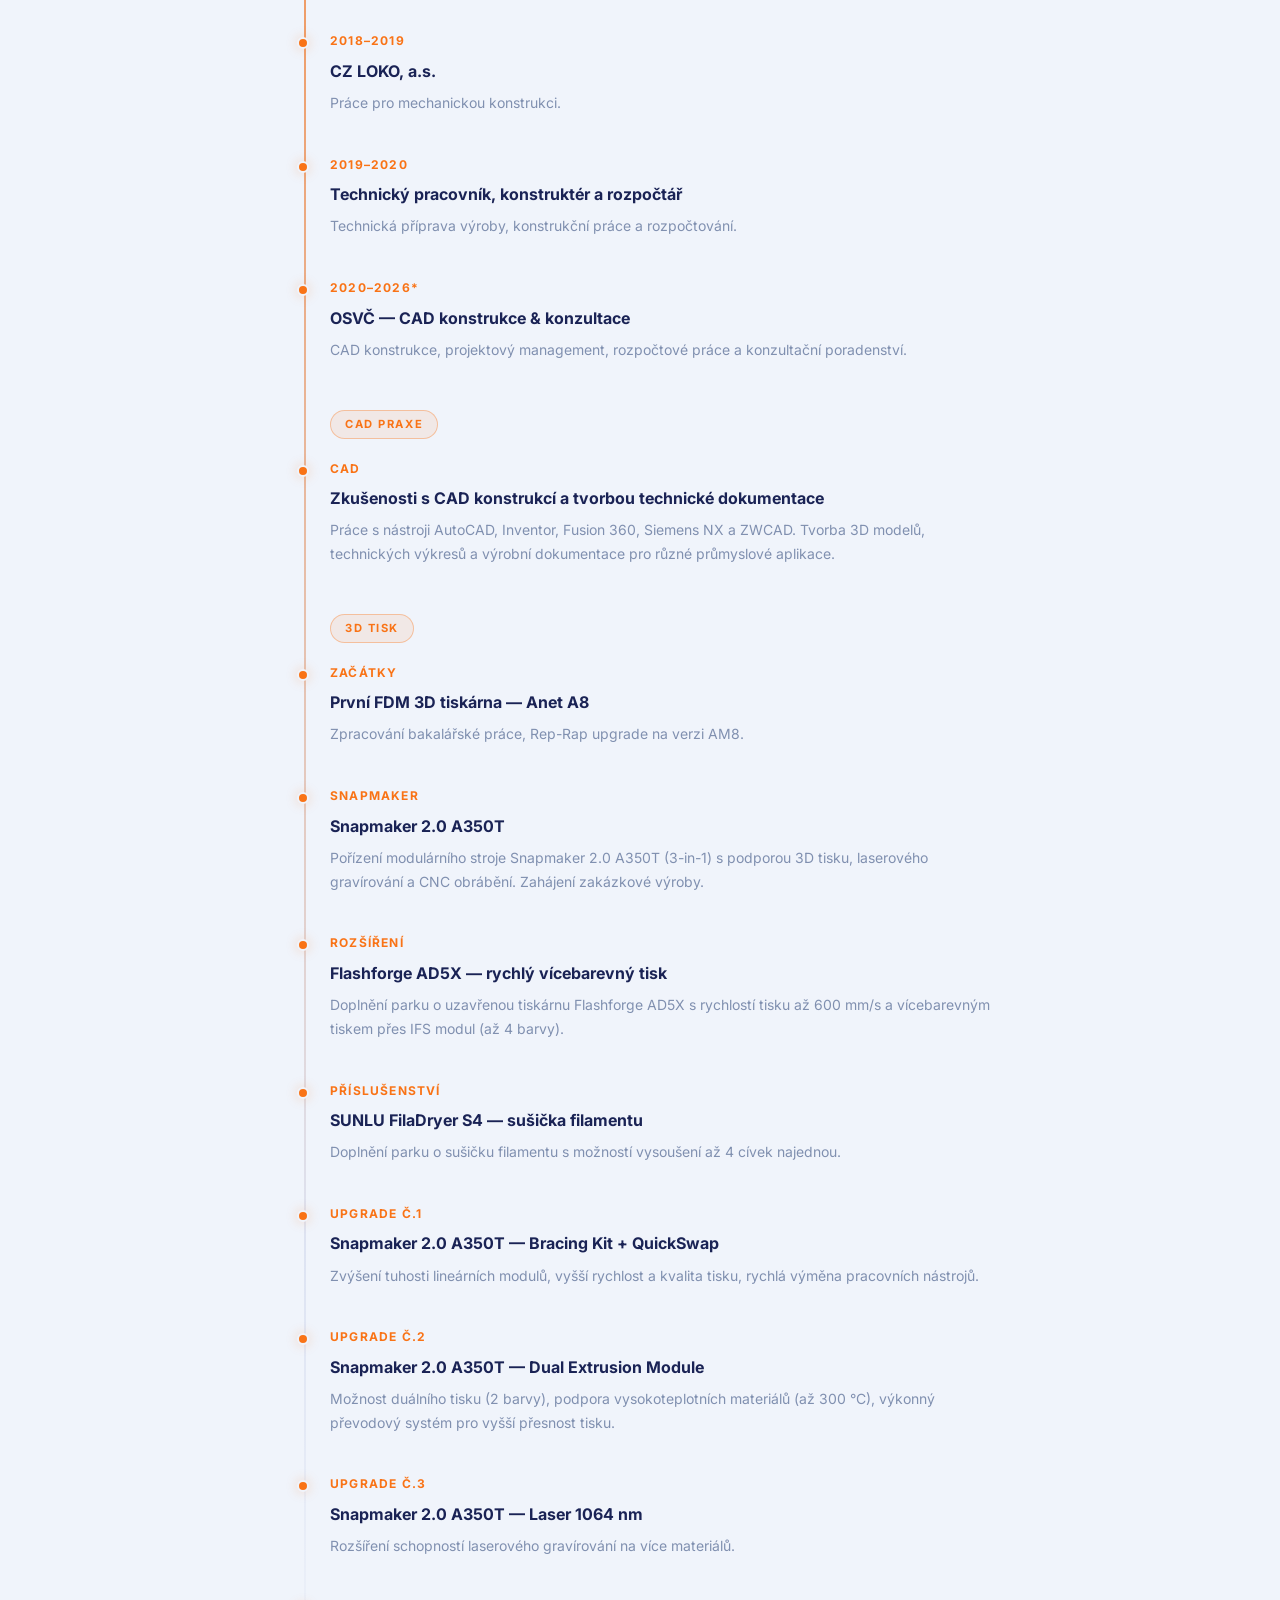
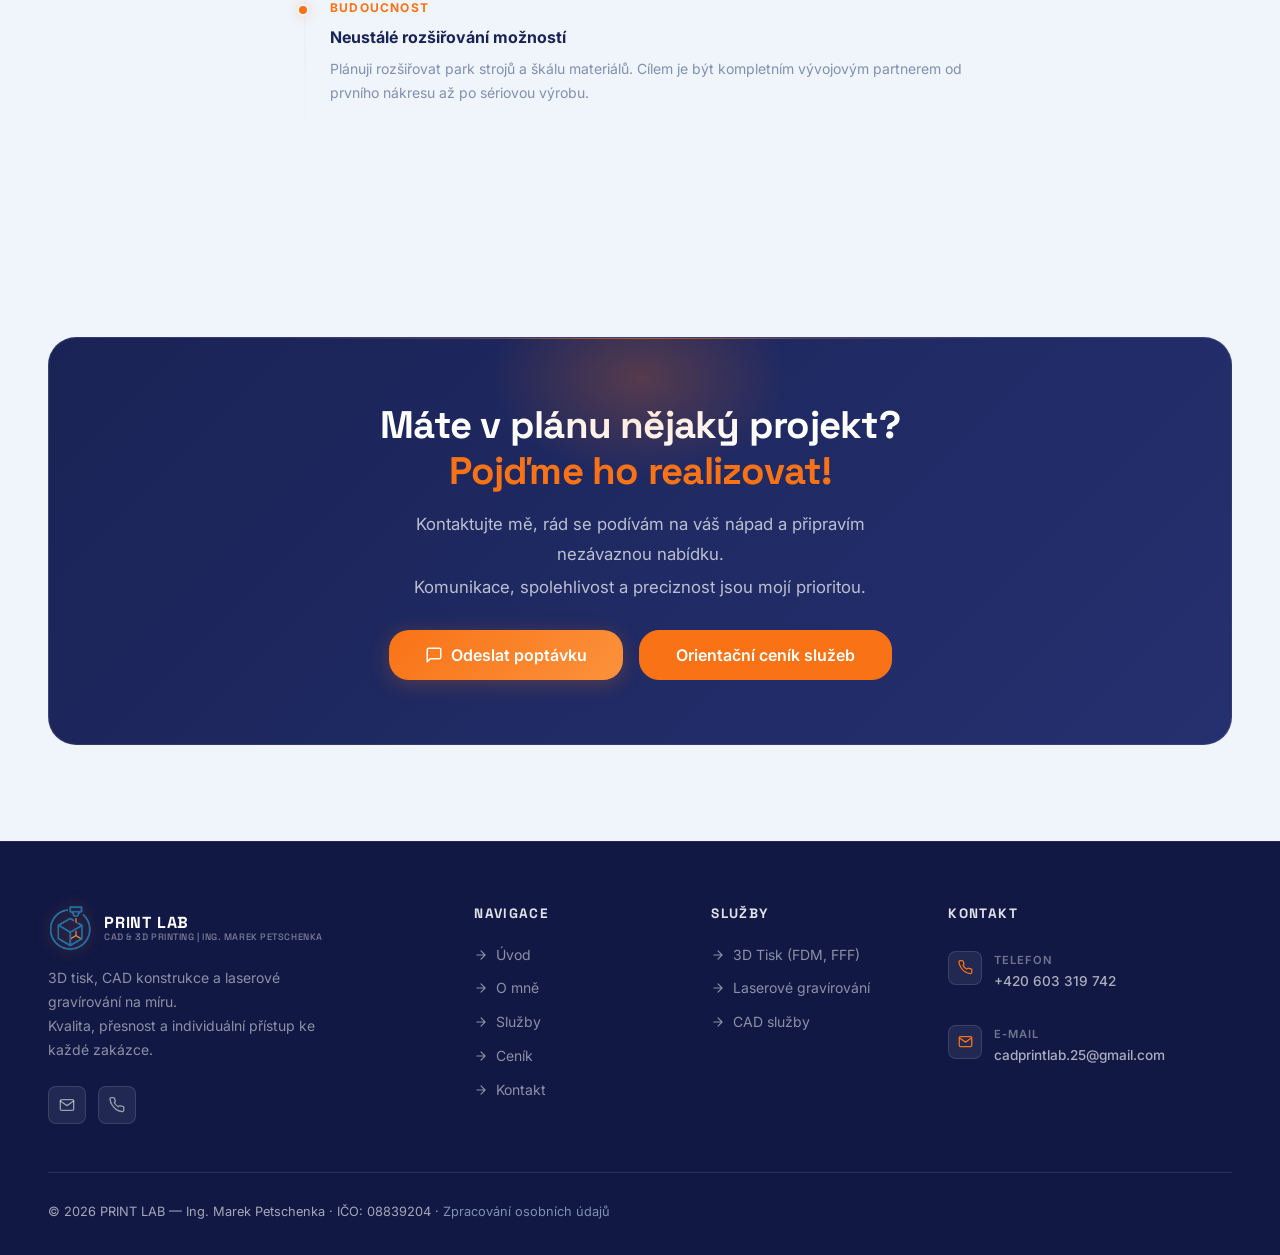
<file: o-mne.html>
<!DOCTYPE html>
<html lang="cs">
<head>
  <meta charset="UTF-8">
  <meta name="viewport" content="width=device-width, initial-scale=1.0">
  <meta name="description" content="O mně — Ing. Marek Petschenka. CAD konstruktér a operátor 3D tisku s mnohaletou praxí. Fusion 360, ZW CAD, FDM tisk, laserové gravírování.">
  <title>O mně — PRINT LAB | Marek Petschenka</title>
  <!-- Open Graph -->
  <meta property="og:type" content="profile">
  <meta property="og:url" content="https://print-lab.netlify.app/o-mne.html">
  <meta property="og:title" content="O mně — Ing. Marek Petschenka | PRINT LAB">
  <meta property="og:description" content="CAD konstruktér a operátor 3D tisku s mnohaletou praxí. Fusion 360, ZW CAD, FDM tisk, laserové gravírování.">
  <meta property="og:image" content="https://print-lab.netlify.app/img/snapmaker.jpg">
  <meta property="og:locale" content="cs_CZ">
  <meta name="twitter:card" content="summary_large_image">
  <link rel="canonical" href="https://print-lab.netlify.app/o-mne.html">
  <link rel="manifest" href="manifest.json">
  <link rel="stylesheet" href="css/style.css?v=4">
  <link rel="icon" type="image/svg+xml" href="data:image/svg+xml,<svg xmlns='http://www.w3.org/2000/svg' viewBox='0 0 32 32'><rect width='32' height='32' rx='8' fill='%23f97316'/><text x='50%' y='55%' dominant-baseline='middle' text-anchor='middle' font-family='sans-serif' font-weight='800' font-size='14' fill='white'>PL</text></svg>">
</head>
<body>

<!-- NAVBAR -->
<nav class="navbar scrolled">
  <div class="container nav-inner">
    <a href="index.html" class="logo">
      <img src="img/logo-color.svg" class="logo-img" alt="Print Lab logo">
      <span class="logo-text">
        <span class="logo-main" data-cms="site-name">PRINT LAB</span>
        <span class="logo-sub" data-cms="site-subtitle">CAD &amp; 3D PRINTING | ING. MAREK PETSCHENKA</span>
      </span>
    </a>
    <ul class="nav-links">
      <li><a href="index.html">Úvod</a></li>
      <li><a href="o-mne.html" class="active">O mně</a></li>
      <li><a href="sluzby.html">Služby</a></li>
      <li><a href="fotogalerie.html">Fotogalerie</a></li>
      <li><a href="cenik.html">Ceník</a></li>
      <li><a href="poptavka.html">Poptávka</a></li>
      <li><a href="kontakt.html" class="btn-nav">Kontakt</a></li>
    </ul>
    <button class="menu-toggle" aria-label="Otevřít menu">
      <span></span><span></span><span></span>
    </button>
  </div>
</nav>

<main>

<!-- PAGE HEADER -->
<header class="page-header">
  <div class="page-header-bg"></div>
  <div class="page-header-orb"></div>
  <div class="container page-header-content">
    <div class="page-header-text">
      <div class="breadcrumb">
        <a href="index.html">Úvod</a>
        <span class="sep">/</span>
        <span>O mně</span>
      </div>
      <div class="section-label" style="margin-bottom:16px;">Kdo jsem</div>
      <h1 class="page-title">O <span class="gradient-text">mně</span></h1>
      <p class="page-desc">Inženýr, CAD konstruktér a operátor 3D tisku.</p>
    </div>
    <div class="page-header-logo" aria-hidden="true">
      <div class="ph-ring"></div>
      <div class="ph-ring ph-ring-2"></div>
      <div class="ph-ring ph-ring-3"></div>
      <img src="img/logo-white.svg" class="ph-logo-img" alt="">
    </div>
  </div>
</header>

<!-- ABOUT INTRO -->
<section class="about-intro">
  <div class="container">
    <div class="about-grid">
      <!-- Photo -->
      <div class="about-photo reveal">
        <div class="about-photo-frame">
          <img src="img/foto_omne_nobg.png" alt="Ing. Marek Petschenka" class="about-photo-img">
        </div>
        <div class="about-badge-float">
          <div class="about-badge-icon">
            <svg xmlns="http://www.w3.org/2000/svg" viewBox="0 0 24 24" fill="none" stroke="currentColor" stroke-width="2" stroke-linecap="round" stroke-linejoin="round"><path d="M22 10v6M2 10l10-5 10 5-10 5z"/><path d="M6 12v5c3 3 9 3 12 0v-5"/></svg>
          </div>
          <div class="about-badge-text">
            <strong>Ing. Marek Petschenka</strong>
            <span>Aplikovaná technika pro průmyslovou praxi</span>
          </div>
        </div>
      </div>

      <!-- Text -->
      <div class="about-text reveal reveal-delay-1">
        <span class="section-label">O mně</span>
        <h2>Technika <span style="color:var(--navy-dark,#0a0f28)">na jednom místě</span></h2>

        <div data-cms="about-bio">
          <p>Jmenuji se Marek, jsem vystudovaný inženýr v oboru Aplikovaná technika pro průmyslovou praxi. V rámci obou diplomových prací jsem využíval technologie 3D tisku, což odstartovalo moji cestu od teorie k vlastní zakázkové výrobě.</p>
          <p>Specializuji se na FDM/FFF tisk, tvorbu 3D modelů, technických výkresů a dokumentací v CAD prostředí. Pracuji na zakázkách všech velikostí, od drobných předmětů po komponenty technického vybavení.</p>
          <p>Cílem je být pro klienty nejen výrobcem, ale partnerem v celém procesu — od prvotní myšlenky přes konstrukční návrh až po finální výrobek.</p>
        </div>

        <div class="about-skills" data-cms="about-skills">
          <span class="skill-tag">Fusion 360</span>
          <span class="skill-tag">ZW CAD Professional</span>
          <span class="skill-tag">FDM tisk</span>
          <span class="skill-tag">Laserové gravírování</span>
          <span class="skill-tag">3D modelování</span>
          <span class="skill-tag">Technické výkresy</span>
          <span class="skill-tag">Prototypování</span>
          <span class="skill-tag">CAD/CAM</span>
        </div>

        <div class="about-cta">
          <a href="poptavka.html" class="btn btn-primary">
            <svg xmlns="http://www.w3.org/2000/svg" viewBox="0 0 24 24" fill="none" stroke="currentColor" stroke-width="2" stroke-linecap="round" stroke-linejoin="round"><path d="M22 16.92v3a2 2 0 0 1-2.18 2 19.79 19.79 0 0 1-8.63-3.07A19.5 19.5 0 0 1 4.69 12 19.79 19.79 0 0 1 1.6 3.49 2 2 0 0 1 3.55 1h3a2 2 0 0 1 2 1.72c.13.96.38 1.9.74 2.81a2 2 0 0 1-.45 2.11L7.91 8.6a16 16 0 0 0 6.09 6.09l.96-.96a2 2 0 0 1 2.11-.45c.91.36 1.85.61 2.81.74A2 2 0 0 1 22 16.92z"/></svg>
            Kontaktovat mě
          </a>
          <a href="#hodnoty" class="btn btn-secondary btn-blink-orange">Moje hodnoty</a>
        </div>
      </div>
    </div>
  </div>
</section>

<!-- VALUES -->
<section class="values-section" id="hodnoty">
  <div class="container">
    <div class="section-header reveal">
      <span class="section-label">Hodnoty</span>
      <h2 class="section-title">Na čem mi záleží&hellip;</h2>
    </div>

    <div class="values-grid">
      <div class="value-card reveal">
        <div class="value-icon">
          <svg xmlns="http://www.w3.org/2000/svg" viewBox="0 0 24 24" fill="none" stroke="currentColor" stroke-width="2" stroke-linecap="round" stroke-linejoin="round"><circle cx="12" cy="12" r="2"/><path d="M12 2v4M12 18v4M4.93 4.93l2.83 2.83M16.24 16.24l2.83 2.83M2 12h4M18 12h4M4.93 19.07l2.83-2.83M16.24 7.76l2.83-2.83"/></svg>
        </div>
        <h3>Preciznost</h3>
        <p>Každý detail je důležitý. Přistupuji ke každé zakázce s maximální pečlivostí a důrazem na výsledek, který odpovídá zadání.</p>
      </div>

      <div class="value-card reveal reveal-delay-1">
        <div class="value-icon">
          <svg xmlns="http://www.w3.org/2000/svg" viewBox="0 0 24 24" fill="none" stroke="currentColor" stroke-width="2" stroke-linecap="round" stroke-linejoin="round"><path d="M17 21v-2a4 4 0 0 0-4-4H5a4 4 0 0 0-4 4v2"/><circle cx="9" cy="7" r="4"/><path d="M23 21v-2a4 4 0 0 0-3-3.87M16 3.13a4 4 0 0 1 0 7.75"/></svg>
        </div>
        <h3>Osobní přístup</h3>
        <p>Nekomunikuji přes prostředníky. Každý zákazník jedná přímo se mnou — to zaručuje rychlou odezvu a přesné pochopení požadavků.</p>
      </div>

      <div class="value-card reveal reveal-delay-2">
        <div class="value-icon">
          <svg xmlns="http://www.w3.org/2000/svg" viewBox="0 0 24 24" fill="none" stroke="currentColor" stroke-width="2" stroke-linecap="round" stroke-linejoin="round"><line x1="12" y1="1" x2="12" y2="23"/><path d="M17 5H9.5a3.5 3.5 0 0 0 0 7h5a3.5 3.5 0 0 1 0 7H6"/></svg>
        </div>
        <h3>Férové ceny</h3>
        <p>Transparentní ceník bez skrytých poplatků. Cena odpovídá kvalitě, komplexnosti a použitým materiálům. Žádná překvapení.</p>
      </div>

      <div class="value-card reveal reveal-delay-3">
        <div class="value-icon">
          <svg xmlns="http://www.w3.org/2000/svg" viewBox="0 0 24 24" fill="none" stroke="currentColor" stroke-width="2" stroke-linecap="round" stroke-linejoin="round"><polyline points="23 6 13.5 15.5 8.5 10.5 1 18"/><polyline points="17 6 23 6 23 12"/></svg>
        </div>
        <h3>Neustálý rozvoj</h3>
        <p>Sleduji nové technologie a materiály, rozšiřuji schopnosti Print Labu a hledám lepší řešení pro budoucí projekty.</p>
      </div>

      <div class="value-card reveal reveal-delay-1">
        <div class="value-icon">
          <svg xmlns="http://www.w3.org/2000/svg" viewBox="0 0 24 24" fill="none" stroke="currentColor" stroke-width="2" stroke-linecap="round" stroke-linejoin="round"><path d="M22 11.08V12a10 10 0 1 1-5.93-9.14"/><polyline points="22 4 12 14.01 9 11.01"/></svg>
        </div>
        <h3>Spolehlivost</h3>
        <p>Dodržuji dohodnuté termíny a pravidelně informuji o průběhu zakázky. Spolehlivost je pro mě stejně důležitá jako výsledná kvalita.</p>
      </div>

      <div class="value-card reveal reveal-delay-2">
        <div class="value-icon">
          <svg xmlns="http://www.w3.org/2000/svg" viewBox="0 0 24 24" fill="none" stroke="currentColor" stroke-width="2" stroke-linecap="round" stroke-linejoin="round"><circle cx="12" cy="12" r="10"/><path d="M8 14s1.5 2 4 2 4-2 4-2"/><line x1="9" y1="9" x2="9.01" y2="9"/><line x1="15" y1="9" x2="15.01" y2="9"/></svg>
        </div>
        <h3>Zákaznická spokojenost</h3>
        <p>Výsledek zakázky musí zákazníka skutečně uspokojit. V případě potřeby hledáme společně řešení, dokud nedosáhneme požadovaného výsledku.</p>
      </div>
    </div>
  </div>
</section>

<!-- TIMELINE -->
<section class="timeline">
  <div class="container">
    <div class="section-header reveal">
      <span class="section-label">Moje cesta</span>
      <h2 class="section-title">Zkušenosti &amp; milníky</h2>
    </div>

    <div class="timeline-list reveal" data-cms="timeline-list">

      <!-- VZDĚLÁNÍ -->
      <div class="timeline-category">Vzdělání</div>

      <div class="timeline-item">
        <div class="timeline-year">2016</div>
        <div class="timeline-title">Střední škola průmyslová, technická a automobilní Jihlava</div>
        <div class="timeline-desc">Mechanik–Seřizovač (maturitní vzdělání)</div>
      </div>

      <div class="timeline-item">
        <div class="timeline-year">2019</div>
        <div class="timeline-title">Vysoká škola polytechnická Jihlava — Bc.</div>
        <div class="timeline-desc">Aplikovaná technika pro průmyslovou praxi (Bc.)<br>
          <em>Bakalářská práce: Experimentální určení mechanických vlastností dílů vyrobených technologií 3D tisku</em></div>
      </div>

      <div class="timeline-item">
        <div class="timeline-year">2025</div>
        <div class="timeline-title">Vysoká škola polytechnická Jihlava — Ing.</div>
        <div class="timeline-desc">Aplikovaná technika pro průmyslovou praxi (Ing.)<br>
          <em>Diplomová práce: Pevnostní analýza humerální dlahy druhé generace</em></div>
      </div>

      <!-- PRAXE -->
      <div class="timeline-category">Praxe</div>

      <div class="timeline-item">
        <div class="timeline-year">2017–2018</div>
        <div class="timeline-title">TOOL Service, a.s.</div>
        <div class="timeline-desc">Výroba a přeostřování nástrojů pro strojírenskou výrobu.</div>
      </div>

      <div class="timeline-item">
        <div class="timeline-year">2018</div>
        <div class="timeline-title">ORSTA, s.r.o.</div>
        <div class="timeline-desc">Práce pro strojírenskou výrobu.</div>
      </div>

      <div class="timeline-item">
        <div class="timeline-year">2018–2019</div>
        <div class="timeline-title">CZ LOKO, a.s.</div>
        <div class="timeline-desc">Práce pro mechanickou konstrukci.</div>
      </div>

      <div class="timeline-item">
        <div class="timeline-year">2019–2020</div>
        <div class="timeline-title">Technický pracovník, konstruktér a rozpočtář</div>
        <div class="timeline-desc">Technická příprava výroby, konstrukční práce a rozpočtování.</div>
      </div>

      <div class="timeline-item">
        <div class="timeline-year">2020–2026*</div>
        <div class="timeline-title">OSVČ — CAD konstrukce &amp; konzultace</div>
        <div class="timeline-desc">CAD konstrukce, projektový management, rozpočtové práce a konzultační poradenství.</div>
      </div>

      <!-- CAD PRAXE -->
      <div class="timeline-category">CAD praxe</div>

      <div class="timeline-item">
        <div class="timeline-year">CAD</div>
        <div class="timeline-title">Zkušenosti s CAD konstrukcí a tvorbou technické dokumentace</div>
        <div class="timeline-desc">Práce s nástroji AutoCAD, Inventor, Fusion 360, Siemens NX a ZWCAD. Tvorba 3D modelů, technických výkresů a výrobní dokumentace pro různé průmyslové aplikace.</div>
      </div>

      <!-- 3D TISK -->
      <div class="timeline-category">3D tisk</div>

      <div class="timeline-item">
        <div class="timeline-year">Začátky</div>
        <div class="timeline-title">První FDM 3D tiskárna — Anet A8</div>
        <div class="timeline-desc">Zpracování bakalářské práce, Rep-Rap upgrade na verzi AM8.</div>
      </div>

      <div class="timeline-item">
        <div class="timeline-year">Snapmaker</div>
        <div class="timeline-title">Snapmaker 2.0 A350T</div>
        <div class="timeline-desc">Pořízení modulárního stroje Snapmaker 2.0 A350T (3-in-1) s podporou 3D tisku, laserového gravírování a CNC obrábění. Zahájení zakázkové výroby.</div>
      </div>

      <div class="timeline-item">
        <div class="timeline-year">Rozšíření</div>
        <div class="timeline-title">Flashforge AD5X — rychlý vícebarevný tisk</div>
        <div class="timeline-desc">Doplnění parku o uzavřenou tiskárnu Flashforge AD5X s rychlostí tisku až 600 mm/s a vícebarevným tiskem přes IFS modul (až 4 barvy).</div>
      </div>

      <div class="timeline-item">
        <div class="timeline-year">Příslušenství</div>
        <div class="timeline-title">SUNLU FilaDryer S4 — sušička filamentu</div>
        <div class="timeline-desc">Doplnění parku o sušičku filamentu s možností vysoušení až 4 cívek najednou.</div>
      </div>

      <div class="timeline-item">
        <div class="timeline-year">Upgrade č.1</div>
        <div class="timeline-title">Snapmaker 2.0 A350T — Bracing Kit + QuickSwap</div>
        <div class="timeline-desc">Zvýšení tuhosti lineárních modulů, vyšší rychlost a kvalita tisku, rychlá výměna pracovních nástrojů.</div>
      </div>

      <div class="timeline-item">
        <div class="timeline-year">Upgrade č.2</div>
        <div class="timeline-title">Snapmaker 2.0 A350T — Dual Extrusion Module</div>
        <div class="timeline-desc">Možnost duálního tisku (2 barvy), podpora vysokoteplotních materiálů (až 300 °C), výkonný převodový systém pro vyšší přesnost tisku.</div>
      </div>

      <div class="timeline-item">
        <div class="timeline-year">Upgrade č.3</div>
        <div class="timeline-title">Snapmaker 2.0 A350T — Laser 1064 nm</div>
        <div class="timeline-desc">Rozšíření schopností laserového gravírování na více materiálů.</div>
      </div>

      <!-- BUDOUCNOST -->
      <div class="timeline-item">
        <div class="timeline-year">Budoucnost</div>
        <div class="timeline-title">Neustálé rozšiřování možností</div>
        <div class="timeline-desc">Plánuji rozšiřovat park strojů a škálu materiálů. Cílem je být kompletním vývojovým partnerem od prvního nákresu až po sériovou výrobu.</div>
      </div>

    </div>
  </div>
</section>

<!-- CTA -->
<section class="cta-section">
  <div class="container">
    <div class="cta-box reveal">
      <h2>Máte v plánu nějaký projekt?<br><span style="color:var(--accent)">Pojďme ho realizovat!</span></h2>
      <p style="margin-bottom:4px;">Kontaktujte mě, rád se podívám na váš nápad a připravím nezávaznou nabídku.</p>
      <p style="margin-top:0;margin-bottom:0;">Komunikace, spolehlivost a preciznost jsou mojí prioritou.</p>
      <div class="cta-buttons" style="margin-top:28px;">
        <a href="poptavka.html" class="btn btn-primary btn-lg">
          <svg xmlns="http://www.w3.org/2000/svg" viewBox="0 0 24 24" fill="none" stroke="currentColor" stroke-width="2" stroke-linecap="round" stroke-linejoin="round"><path d="M21 15a2 2 0 0 1-2 2H7l-4 4V5a2 2 0 0 1 2-2h14a2 2 0 0 1 2 2z"/></svg>
          Odeslat poptávku
        </a>
        <a href="cenik.html" class="btn btn-secondary btn-lg btn-cta-pulse">Orientační ceník služeb</a>
      </div>
    </div>
  </div>
</section>

</main>

<!-- FOOTER -->
<footer class="footer">
  <div class="container">
    <div class="footer-grid">
      <div class="footer-brand">
        <a href="index.html" class="footer-logo logo">
          <img src="img/logo-color.svg" class="logo-img" alt="Print Lab logo">
          <span class="logo-text">
            <span class="logo-main" data-cms="site-name">PRINT LAB</span>
            <span class="logo-sub" data-cms="site-subtitle">CAD &amp; 3D PRINTING | ING. MAREK PETSCHENKA</span>
          </span>
        </a>
        <p>3D tisk, CAD konstrukce a laserové gravírování na míru.<br>Kvalita, přesnost a individuální přístup ke každé zakázce.</p>
        <div class="footer-social">
          <a href="#" data-email-link class="social-link" aria-label="Email">
            <svg xmlns="http://www.w3.org/2000/svg" viewBox="0 0 24 24" fill="none" stroke="currentColor" stroke-width="2" stroke-linecap="round" stroke-linejoin="round"><path d="M4 4h16c1.1 0 2 .9 2 2v12c0 1.1-.9 2-2 2H4c-1.1 0-2-.9-2-2V6c0-1.1.9-2 2-2z"/><polyline points="22,6 12,13 2,6"/></svg>
          </a>
          <a href="tel:+420603319742" class="social-link" aria-label="Telefon">
            <svg xmlns="http://www.w3.org/2000/svg" viewBox="0 0 24 24" fill="none" stroke="currentColor" stroke-width="2" stroke-linecap="round" stroke-linejoin="round"><path d="M22 16.92v3a2 2 0 0 1-2.18 2 19.79 19.79 0 0 1-8.63-3.07A19.5 19.5 0 0 1 4.69 12 19.79 19.79 0 0 1 1.6 3.49 2 2 0 0 1 3.55 1h3a2 2 0 0 1 2 1.72c.13.96.38 1.9.74 2.81a2 2 0 0 1-.45 2.11L7.91 8.6a16 16 0 0 0 6.09 6.09l.96-.96a2 2 0 0 1 2.11-.45c.91.36 1.85.61 2.81.74A2 2 0 0 1 22 16.92z"/></svg>
          </a>
        </div>
      </div>
      <div class="footer-col">
        <h4>Navigace</h4>
        <ul class="footer-links">
          <li><a href="index.html"><svg xmlns="http://www.w3.org/2000/svg" viewBox="0 0 24 24" fill="none" stroke="currentColor" stroke-width="2" stroke-linecap="round" stroke-linejoin="round"><path d="M5 12h14M12 5l7 7-7 7"/></svg>Úvod</a></li>
          <li><a href="o-mne.html"><svg xmlns="http://www.w3.org/2000/svg" viewBox="0 0 24 24" fill="none" stroke="currentColor" stroke-width="2" stroke-linecap="round" stroke-linejoin="round"><path d="M5 12h14M12 5l7 7-7 7"/></svg>O mně</a></li>
          <li><a href="sluzby.html"><svg xmlns="http://www.w3.org/2000/svg" viewBox="0 0 24 24" fill="none" stroke="currentColor" stroke-width="2" stroke-linecap="round" stroke-linejoin="round"><path d="M5 12h14M12 5l7 7-7 7"/></svg>Služby</a></li>
          <li><a href="cenik.html"><svg xmlns="http://www.w3.org/2000/svg" viewBox="0 0 24 24" fill="none" stroke="currentColor" stroke-width="2" stroke-linecap="round" stroke-linejoin="round"><path d="M5 12h14M12 5l7 7-7 7"/></svg>Ceník</a></li>
          <li><a href="kontakt.html"><svg xmlns="http://www.w3.org/2000/svg" viewBox="0 0 24 24" fill="none" stroke="currentColor" stroke-width="2" stroke-linecap="round" stroke-linejoin="round"><path d="M5 12h14M12 5l7 7-7 7"/></svg>Kontakt</a></li>
        </ul>
      </div>
      <div class="footer-col">
        <h4>Služby</h4>
        <ul class="footer-links">
          <li><a href="sluzby.html#print"><svg xmlns="http://www.w3.org/2000/svg" viewBox="0 0 24 24" fill="none" stroke="currentColor" stroke-width="2" stroke-linecap="round" stroke-linejoin="round"><path d="M5 12h14M12 5l7 7-7 7"/></svg>3D Tisk (FDM, FFF)</a></li>
          <li><a href="sluzby.html#laser"><svg xmlns="http://www.w3.org/2000/svg" viewBox="0 0 24 24" fill="none" stroke="currentColor" stroke-width="2" stroke-linecap="round" stroke-linejoin="round"><path d="M5 12h14M12 5l7 7-7 7"/></svg>Laserové gravírování</a></li>
          <li><a href="sluzby.html#cad"><svg xmlns="http://www.w3.org/2000/svg" viewBox="0 0 24 24" fill="none" stroke="currentColor" stroke-width="2" stroke-linecap="round" stroke-linejoin="round"><path d="M5 12h14M12 5l7 7-7 7"/></svg>CAD služby</a></li>
        </ul>
      </div>
      <div class="footer-col">
        <h4>Kontakt</h4>
        <div class="footer-contact-item" style="padding:8px 0;">
          <div class="contact-icon"><svg xmlns="http://www.w3.org/2000/svg" viewBox="0 0 24 24" fill="none" stroke="currentColor" stroke-width="2" stroke-linecap="round" stroke-linejoin="round"><path d="M22 16.92v3a2 2 0 0 1-2.18 2 19.79 19.79 0 0 1-8.63-3.07A19.5 19.5 0 0 1 4.69 12 19.79 19.79 0 0 1 1.6 3.49 2 2 0 0 1 3.55 1h3a2 2 0 0 1 2 1.72c.13.96.38 1.9.74 2.81a2 2 0 0 1-.45 2.11L7.91 8.6a16 16 0 0 0 6.09 6.09l.96-.96a2 2 0 0 1 2.11-.45c.91.36 1.85.61 2.81.74A2 2 0 0 1 22 16.92z"/></svg></div>
          <div class="contact-text"><span class="contact-label">Telefon</span><span class="contact-value">+420 603 319 742</span></div>
        </div>
        <div class="footer-contact-item" style="padding:8px 0;">
          <div class="contact-icon"><svg xmlns="http://www.w3.org/2000/svg" viewBox="0 0 24 24" fill="none" stroke="currentColor" stroke-width="2" stroke-linecap="round" stroke-linejoin="round"><path d="M4 4h16c1.1 0 2 .9 2 2v12c0 1.1-.9 2-2 2H4c-1.1 0-2-.9-2-2V6c0-1.1.9-2 2-2z"/><polyline points="22,6 12,13 2,6"/></svg></div>
          <div class="contact-text"><span class="contact-label">E-mail</span><span class="contact-value"><span data-email-text></span></span></div>
        </div>
      </div>
    </div>
    <div class="footer-bottom">
      <p>&copy; 2026 PRINT LAB — Ing. Marek Petschenka · IČO: 08839204 · <a href="gdpr.html" style="color:var(--text-muted);text-decoration:none;" onmouseover="this.style.color='var(--accent)'" onmouseout="this.style.color='var(--text-muted)'">Zpracování osobních údajů</a></p>
    </div>
  </div>
</footer>

<script src="js/main.js?v=7"></script>
  <script src="js/cms-loader.js?v=6"></script>
</body>
</html>
</file>
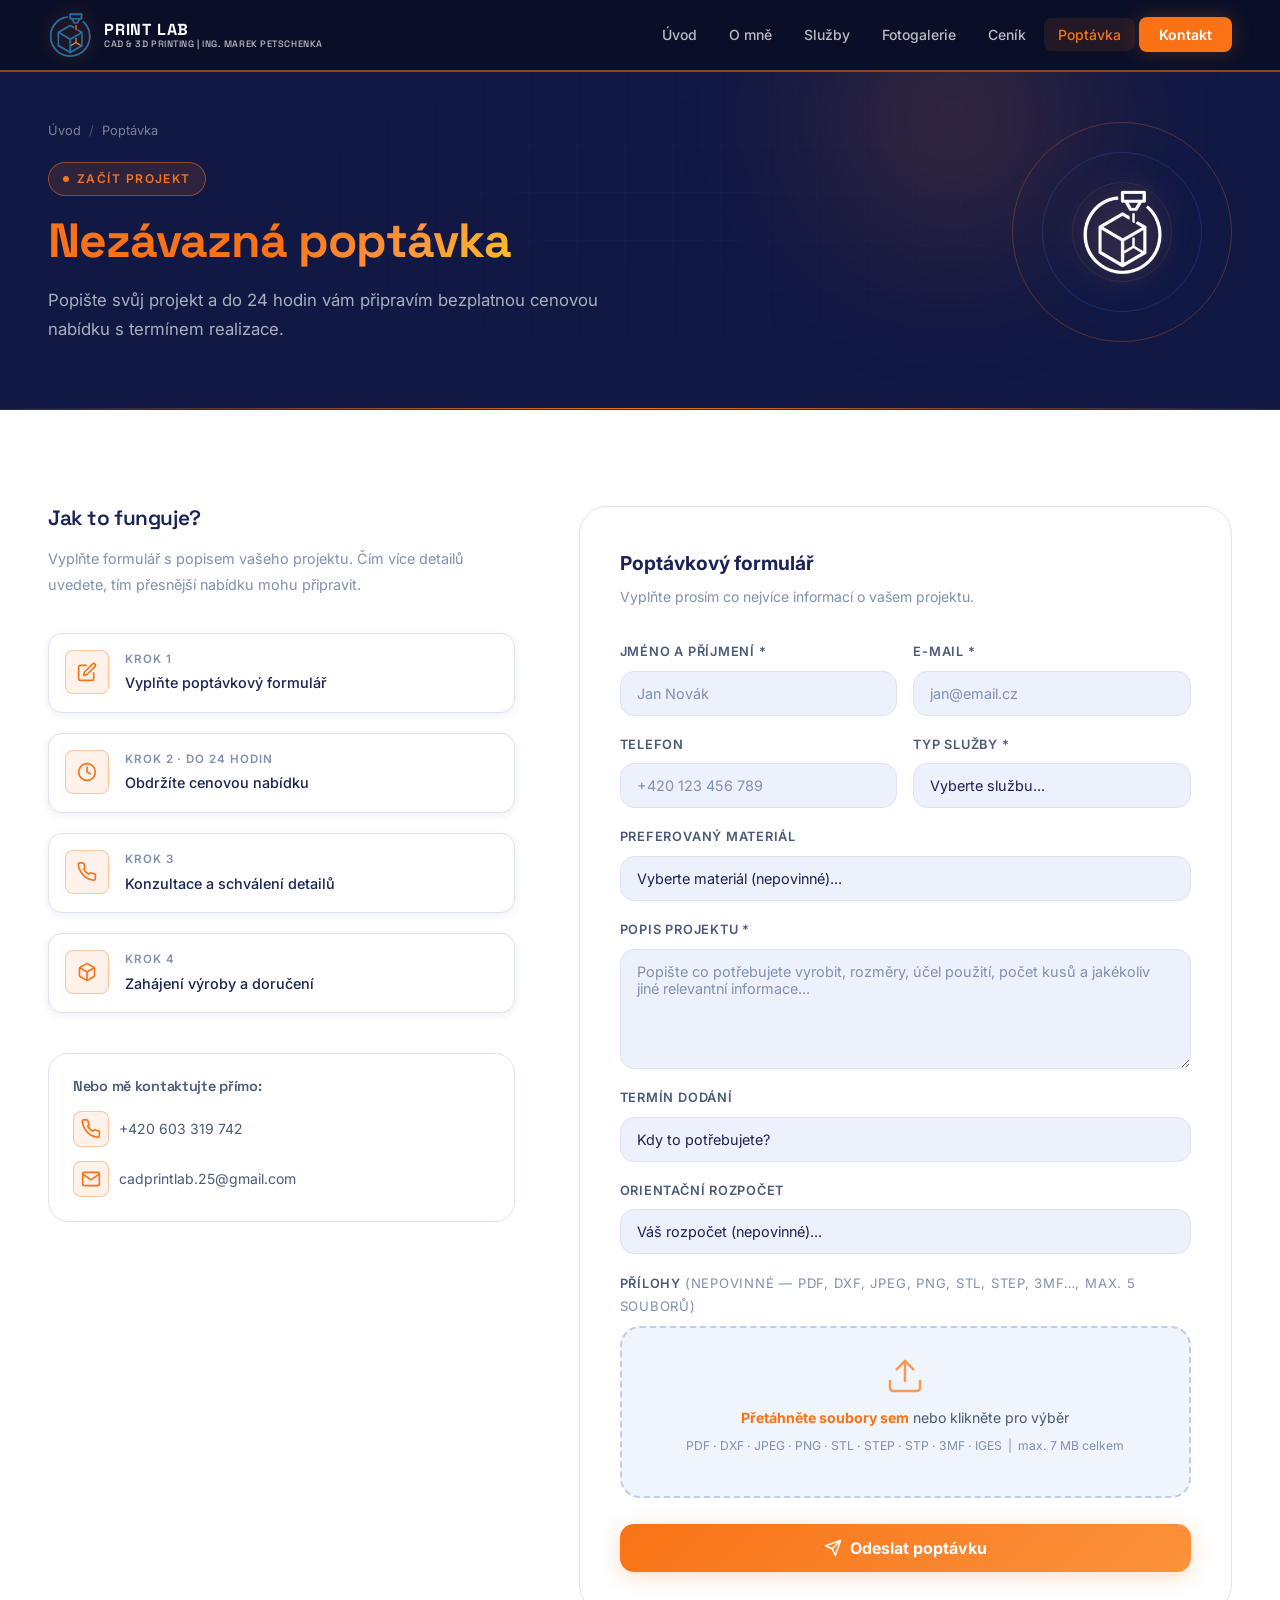
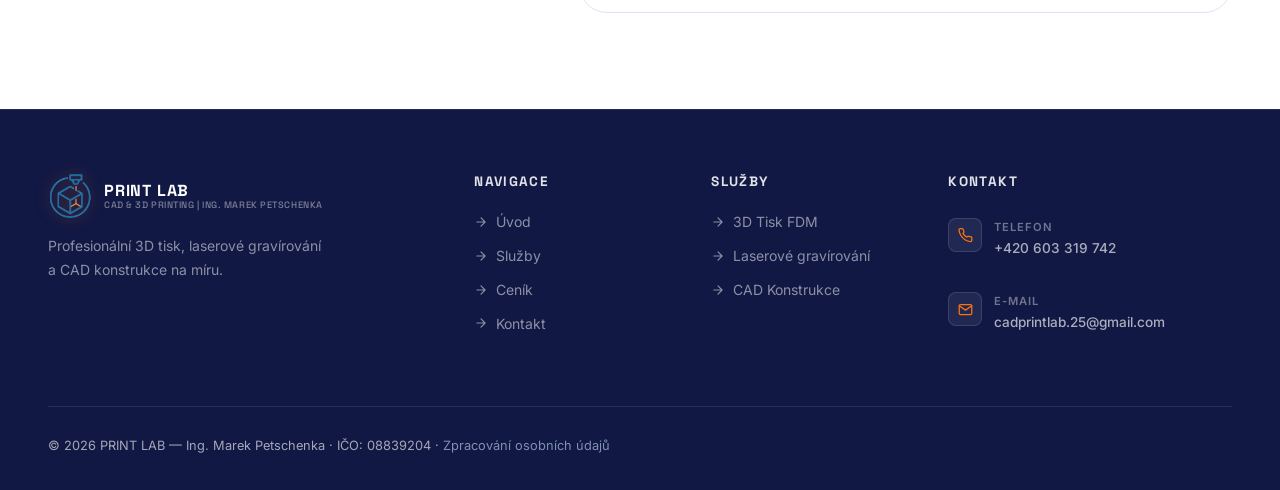
<file: poptavka.html>
<!DOCTYPE html>
<html lang="cs">
<head>
  <meta charset="UTF-8">
  <meta name="viewport" content="width=device-width, initial-scale=1.0">
  <meta name="description" content="Nezávazná poptávka Print Lab — popište svůj projekt a obdržte cenovou nabídku zdarma. 3D tisk, laserové gravírování, CAD.">
  <title>Nezávazná poptávka — PRINT LAB</title>
  <!-- Open Graph -->
  <meta property="og:type" content="website">
  <meta property="og:url" content="https://print-lab.netlify.app/poptavka.html">
  <meta property="og:title" content="Nezávazná poptávka — PRINT LAB">
  <meta property="og:description" content="Popište svůj projekt a obdržte cenovou nabídku zdarma. 3D tisk, laserové gravírování, CAD.">
  <meta property="og:image" content="https://print-lab.netlify.app/img/snapmaker.jpg">
  <meta property="og:locale" content="cs_CZ">
  <meta name="twitter:card" content="summary_large_image">
  <link rel="canonical" href="https://print-lab.netlify.app/poptavka.html">
  <link rel="manifest" href="manifest.json">
  <link rel="stylesheet" href="css/style.css?v=4">
  <link rel="preconnect" href="https://api.web3forms.com">
  <link rel="icon" type="image/svg+xml" href="data:image/svg+xml,<svg xmlns='http://www.w3.org/2000/svg' viewBox='0 0 32 32'><rect width='32' height='32' rx='8' fill='%23f97316'/><text x='50%' y='55%' dominant-baseline='middle' text-anchor='middle' font-family='sans-serif' font-weight='800' font-size='14' fill='white'>PL</text></svg>">
</head>
<body>

<!-- NAVBAR -->
<nav class="navbar scrolled">
  <div class="container nav-inner">
    <a href="index.html" class="logo">
      <img src="img/logo-color.svg" class="logo-img" alt="Print Lab logo">
      <span class="logo-text">
        <span class="logo-main" data-cms="site-name">PRINT LAB</span>
        <span class="logo-sub" data-cms="site-subtitle">CAD &amp; 3D PRINTING | ING. MAREK PETSCHENKA</span>
      </span>
    </a>
    <ul class="nav-links">
      <li><a href="index.html">Úvod</a></li>
      <li><a href="o-mne.html">O mně</a></li>
      <li><a href="sluzby.html">Služby</a></li>
      <li><a href="fotogalerie.html">Fotogalerie</a></li>
      <li><a href="cenik.html">Ceník</a></li>
      <li><a href="poptavka.html" class="active">Poptávka</a></li>
      <li><a href="kontakt.html" class="btn-nav">Kontakt</a></li>
    </ul>
    <button class="menu-toggle" aria-label="Otevřít menu">
      <span></span><span></span><span></span>
    </button>
  </div>
</nav>

<main>

<!-- PAGE HEADER -->
<header class="page-header">
  <div class="page-header-bg"></div>
  <div class="page-header-orb"></div>
  <div class="container page-header-content">
    <div class="page-header-text">
      <div class="breadcrumb">
        <a href="index.html">Úvod</a>
        <span class="sep">/</span>
        <span>Poptávka</span>
      </div>
      <div class="section-label" style="margin-bottom:16px;">Začít projekt</div>
      <h1 class="page-title">Nezávazná <span class="gradient-text">poptávka</span></h1>
      <p class="page-desc">Popište svůj projekt a do 24 hodin vám připravím bezplatnou cenovou nabídku s termínem realizace.</p>
    </div>
    <div class="page-header-logo" aria-hidden="true">
      <div class="ph-ring"></div>
      <div class="ph-ring ph-ring-2"></div>
      <div class="ph-ring ph-ring-3"></div>
      <img src="img/logo-white.svg" class="ph-logo-img" alt="">
    </div>
  </div>
</header>

<!-- QUOTE SECTION -->
<section style="background:var(--bg-primary);padding:var(--section-py) 0;">
  <div class="container">
    <div class="contact-layout">

      <!-- Info panel -->
      <div class="contact-info reveal">
        <h3>Jak to funguje?</h3>
        <p>Vyplňte formulář s popisem vašeho projektu. Čím více detailů uvedete, tím přesnější nabídku mohu připravit.</p>

        <div class="contact-items">
          <div class="contact-item">
            <div class="ci-icon">
              <svg xmlns="http://www.w3.org/2000/svg" viewBox="0 0 24 24" fill="none" stroke="currentColor" stroke-width="2" stroke-linecap="round" stroke-linejoin="round"><path d="M11 4H4a2 2 0 0 0-2 2v14a2 2 0 0 0 2 2h14a2 2 0 0 0 2-2v-7"/><path d="M18.5 2.5a2.121 2.121 0 0 1 3 3L12 15l-4 1 1-4 9.5-9.5z"/></svg>
            </div>
            <div>
              <div class="ci-label">Krok 1</div>
              <div class="ci-value">Vyplňte poptávkový formulář</div>
            </div>
          </div>

          <div class="contact-item">
            <div class="ci-icon">
              <svg xmlns="http://www.w3.org/2000/svg" viewBox="0 0 24 24" fill="none" stroke="currentColor" stroke-width="2" stroke-linecap="round" stroke-linejoin="round"><circle cx="12" cy="12" r="10"/><polyline points="12 6 12 12 16 14"/></svg>
            </div>
            <div>
              <div class="ci-label">Krok 2 · do 24 hodin</div>
              <div class="ci-value">Obdržíte cenovou nabídku</div>
            </div>
          </div>

          <div class="contact-item">
            <div class="ci-icon">
              <svg xmlns="http://www.w3.org/2000/svg" viewBox="0 0 24 24" fill="none" stroke="currentColor" stroke-width="2" stroke-linecap="round" stroke-linejoin="round"><path d="M22 16.92v3a2 2 0 0 1-2.18 2 19.79 19.79 0 0 1-8.63-3.07A19.5 19.5 0 0 1 4.69 12 19.79 19.79 0 0 1 1.6 3.49 2 2 0 0 1 3.55 1h3a2 2 0 0 1 2 1.72c.13.96.38 1.9.74 2.81a2 2 0 0 1-.45 2.11L7.91 8.6a16 16 0 0 0 6.09 6.09l.96-.96a2 2 0 0 1 2.11-.45c.91.36 1.85.61 2.81.74A2 2 0 0 1 22 16.92z"/></svg>
            </div>
            <div>
              <div class="ci-label">Krok 3</div>
              <div class="ci-value">Konzultace a schválení detailů</div>
            </div>
          </div>

          <div class="contact-item">
            <div class="ci-icon">
              <svg xmlns="http://www.w3.org/2000/svg" viewBox="0 0 24 24" fill="none" stroke="currentColor" stroke-width="2" stroke-linecap="round" stroke-linejoin="round"><path d="M21 16V8a2 2 0 0 0-1-1.73l-7-4a2 2 0 0 0-2 0l-7 4A2 2 0 0 0 3 8v8a2 2 0 0 0 1 1.73l7 4a2 2 0 0 0 2 0l7-4A2 2 0 0 0 21 16z"/><polyline points="3.27 6.96 12 12.01 20.73 6.96"/><line x1="12" y1="22.08" x2="12" y2="12"/></svg>
            </div>
            <div>
              <div class="ci-label">Krok 4</div>
              <div class="ci-value">Zahájení výroby a doručení</div>
            </div>
          </div>
        </div>

        <!-- Contact quick -->
        <div style="background:var(--bg-card);border:1px solid var(--border);border-radius:var(--r-lg);padding:24px;">
          <h4 style="font-size:0.9rem;margin-bottom:16px;color:var(--text-secondary);">Nebo mě kontaktujte přímo:</h4>
          <a href="tel:+420603319742" class="contact-quick-link" style="display:flex;align-items:center;gap:10px;text-decoration:none;margin-bottom:14px;font-size:0.875rem;">
            <div class="ci-icon" style="width:36px;height:36px;">
              <svg xmlns="http://www.w3.org/2000/svg" viewBox="0 0 24 24" fill="none" stroke="currentColor" stroke-width="2" stroke-linecap="round" stroke-linejoin="round"><path d="M22 16.92v3a2 2 0 0 1-2.18 2 19.79 19.79 0 0 1-8.63-3.07A19.5 19.5 0 0 1 4.69 12 19.79 19.79 0 0 1 1.6 3.49 2 2 0 0 1 3.55 1h3a2 2 0 0 1 2 1.72c.13.96.38 1.9.74 2.81a2 2 0 0 1-.45 2.11L7.91 8.6a16 16 0 0 0 6.09 6.09l.96-.96a2 2 0 0 1 2.11-.45c.91.36 1.85.61 2.81.74A2 2 0 0 1 22 16.92z"/></svg>
            </div>
            +420 603 319 742
          </a>
          <a href="#" data-email-link class="contact-quick-link" style="display:flex;align-items:center;gap:10px;text-decoration:none;font-size:0.875rem;">
            <div class="ci-icon" style="width:36px;height:36px;">
              <svg xmlns="http://www.w3.org/2000/svg" viewBox="0 0 24 24" fill="none" stroke="currentColor" stroke-width="2" stroke-linecap="round" stroke-linejoin="round"><path d="M4 4h16c1.1 0 2 .9 2 2v12c0 1.1-.9 2-2 2H4c-1.1 0-2-.9-2-2V6c0-1.1.9-2 2-2z"/><polyline points="22,6 12,13 2,6"/></svg>
            </div>
            <span data-email-text></span>
          </a>
        </div>
      </div>

      <!-- Form -->
      <div class="reveal reveal-delay-1">
        <div class="contact-form-card">
          <div class="form-title">Poptávkový formulář</div>
          <div class="form-subtitle">Vyplňte prosím co nejvíce informací o vašem projektu.</div>

          <form id="poptavkaForm" name="poptavka" method="POST" data-netlify="true" netlify-honeypot="botcheck" enctype="multipart/form-data" novalidate>
            <input type="hidden" name="form-name" value="poptavka">
            <input type="text" name="botcheck" style="display:none!important" tabindex="-1" autocomplete="off">
            <div class="form-row">
              <div class="form-group">
                <label for="name">Jméno a příjmení *</label>
                <input type="text" id="name" name="name" placeholder="Jan Novák" required>
              </div>
              <div class="form-group">
                <label for="email">E-mail *</label>
                <input type="email" id="email" name="email" placeholder="jan@email.cz" required>
              </div>
            </div>

            <div class="form-row">
              <div class="form-group">
                <label for="phone">Telefon</label>
                <input type="tel" id="phone" name="phone" placeholder="+420 123 456 789">
              </div>
              <div class="form-group">
                <label for="service">Typ služby *</label>
                <select id="service" name="service" required>
                  <option value="" disabled selected>Vyberte službu...</option>
                  <option value="3d-tisk">3D Tisk (FDM)</option>
                  <option value="gravírovani">Laserové gravírování</option>
                  <option value="cad">CAD Konstrukce</option>
                  <option value="cad-tisk">CAD + 3D Tisk</option>
                  <option value="jine">Jiné / Kombinace</option>
                </select>
              </div>
            </div>

            <div class="form-group">
              <label for="material">Preferovaný materiál</label>
              <select id="material" name="material">
                <option value="" disabled selected>Vyberte materiál (nepovinné)...</option>
                <option value="pla">PLA — Standard</option>
                <option value="petg">PET-G — Standard</option>
                <option value="pla-cf">PLA-CF — Technický</option>
                <option value="abs">ABS — Technický</option>
                <option value="asa">ASA — Technický</option>
                <option value="pa">PA (Nylon) — Technický</option>
                <option value="tpu">TPU — Flexibilní</option>
                <option value="nevim">Nevím / Poraďte mi</option>
              </select>
            </div>

            <div class="form-group">
              <label for="description">Popis projektu *</label>
              <textarea id="description" name="description" rows="5" placeholder="Popište co potřebujete vyrobit, rozměry, účel použití, počet kusů a jakékoliv jiné relevantní informace..." required></textarea>
            </div>

            <div class="form-group">
              <label for="deadline">Termín dodání</label>
              <select id="deadline" name="deadline">
                <option value="" disabled selected>Kdy to potřebujete?</option>
                <option value="urgent">Urgentně (do 3 dnů)</option>
                <option value="tyden">Do týdne</option>
                <option value="dva-tydny">Do 2 týdnů</option>
                <option value="mesic">Do měsíce</option>
                <option value="flex">Flexibilní termín</option>
              </select>
            </div>

            <div class="form-group">
              <label for="budget">Orientační rozpočet</label>
              <select id="budget" name="budget">
                <option value="" disabled selected>Váš rozpočet (nepovinné)...</option>
                <option value="do500">Do 500 Kč</option>
                <option value="500-2000">500 – 2 000 Kč</option>
                <option value="2000-10000">2 000 – 10 000 Kč</option>
                <option value="10000plus">Nad 10 000 Kč</option>
                <option value="neuvedeno">Nechci uvádět</option>
              </select>
            </div>

            <!-- Skrytá statická pole pro Netlify Forms — jejich build systém umí
                 rozpoznat souborové přílohy jen z type="file" polí přítomných
                 přímo v HTML při nasazení, ne z polí přidaných za běhu v JS. -->
            <div style="display:none" aria-hidden="true">
              <input type="file" name="attachment_1">
              <input type="file" name="attachment_2">
              <input type="file" name="attachment_3">
              <input type="file" name="attachment_4">
              <input type="file" name="attachment_5">
            </div>

            <div class="form-group">
              <label>Přílohy <span style="font-weight:400;color:var(--text-muted);font-size:0.82rem;">(nepovinné — PDF, DXF, JPEG, PNG, STL, STEP, 3MF…, max. 5 souborů)</span></label>
              <div class="file-upload-zone" id="fileUploadZone">
                <input type="file" id="attachments" multiple
                       accept=".pdf,.dxf,.jpg,.jpeg,.png,.stl,.step,.stp,.3mf,.iges,.igs">
                <div class="file-upload-icon">
                  <svg xmlns="http://www.w3.org/2000/svg" viewBox="0 0 24 24" fill="none" stroke="currentColor" stroke-width="1.5" stroke-linecap="round" stroke-linejoin="round"><path d="M21 15v4a2 2 0 0 1-2 2H5a2 2 0 0 1-2-2v-4"/><polyline points="17 8 12 3 7 8"/><line x1="12" y1="3" x2="12" y2="15"/></svg>
                </div>
                <p class="file-upload-text"><strong>Přetáhněte soubory sem</strong> nebo klikněte pro výběr</p>
                <p class="file-upload-hint">PDF · DXF · JPEG · PNG · STL · STEP · STP · 3MF · IGES &nbsp;|&nbsp; max. 7 MB celkem</p>
                <p id="fileUploadWarning" style="display:none;color:#ef4444;font-size:0.8rem;margin-top:8px;"></p>
                <div class="file-list" id="fileList"></div>
              </div>
            </div>

            <button type="submit" class="btn btn-primary form-submit">
              <svg xmlns="http://www.w3.org/2000/svg" viewBox="0 0 24 24" fill="none" stroke="currentColor" stroke-width="2" stroke-linecap="round" stroke-linejoin="round" style="width:18px;height:18px;"><line x1="22" y1="2" x2="11" y2="13"/><polygon points="22 2 15 22 11 13 2 9 22 2"/></svg>
              Odeslat poptávku
            </button>

            <div id="formSuccess" class="form-success">
              <svg xmlns="http://www.w3.org/2000/svg" viewBox="0 0 24 24" fill="none" stroke="currentColor" stroke-width="2" stroke-linecap="round" stroke-linejoin="round" style="width:20px;height:20px;display:inline-block;vertical-align:middle;margin-right:8px;"><polyline points="20 6 9 17 4 12"/></svg>
              Poptávka odeslána! Ozvu se vám do 24 hodin.
            </div>
          </form>
        </div>
      </div>
    </div>
  </div>
</section>

</main>

<!-- FOOTER -->
<footer class="footer">
  <div class="container">
    <div class="footer-grid">
      <div class="footer-brand">
        <a href="index.html" class="footer-logo logo">
          <img src="img/logo-color.svg" class="logo-img" alt="Print Lab logo">
          <span class="logo-text"><span class="logo-main" data-cms="site-name">PRINT LAB</span><span class="logo-sub" data-cms="site-subtitle">CAD &amp; 3D PRINTING | ING. MAREK PETSCHENKA</span></span>
        </a>
        <p>Profesionální 3D tisk, laserové gravírování a CAD konstrukce na míru.</p>
      </div>
      <div class="footer-col">
        <h4>Navigace</h4>
        <ul class="footer-links">
          <li><a href="index.html"><svg xmlns="http://www.w3.org/2000/svg" viewBox="0 0 24 24" fill="none" stroke="currentColor" stroke-width="2" stroke-linecap="round" stroke-linejoin="round"><path d="M5 12h14M12 5l7 7-7 7"/></svg>Úvod</a></li>
          <li><a href="sluzby.html"><svg xmlns="http://www.w3.org/2000/svg" viewBox="0 0 24 24" fill="none" stroke="currentColor" stroke-width="2" stroke-linecap="round" stroke-linejoin="round"><path d="M5 12h14M12 5l7 7-7 7"/></svg>Služby</a></li>
          <li><a href="cenik.html"><svg xmlns="http://www.w3.org/2000/svg" viewBox="0 0 24 24" fill="none" stroke="currentColor" stroke-width="2" stroke-linecap="round" stroke-linejoin="round"><path d="M5 12h14M12 5l7 7-7 7"/></svg>Ceník</a></li>
          <li><a href="kontakt.html"><svg xmlns="http://www.w3.org/2000/svg" viewBox="0 0 24 24" fill="none" stroke="currentColor" stroke-width="2" stroke-linecap="round" stroke-linejoin="round"><path d="M5 12h14M12 5l7 7-7 7"/></svg>Kontakt</a></li>
        </ul>
      </div>
      <div class="footer-col">
        <h4>Služby</h4>
        <ul class="footer-links">
          <li><a href="sluzby.html#print"><svg xmlns="http://www.w3.org/2000/svg" viewBox="0 0 24 24" fill="none" stroke="currentColor" stroke-width="2" stroke-linecap="round" stroke-linejoin="round"><path d="M5 12h14M12 5l7 7-7 7"/></svg>3D Tisk FDM</a></li>
          <li><a href="sluzby.html#laser"><svg xmlns="http://www.w3.org/2000/svg" viewBox="0 0 24 24" fill="none" stroke="currentColor" stroke-width="2" stroke-linecap="round" stroke-linejoin="round"><path d="M5 12h14M12 5l7 7-7 7"/></svg>Laserové gravírování</a></li>
          <li><a href="sluzby.html#cad"><svg xmlns="http://www.w3.org/2000/svg" viewBox="0 0 24 24" fill="none" stroke="currentColor" stroke-width="2" stroke-linecap="round" stroke-linejoin="round"><path d="M5 12h14M12 5l7 7-7 7"/></svg>CAD Konstrukce</a></li>
        </ul>
      </div>
      <div class="footer-col">
        <h4>Kontakt</h4>
        <div class="footer-contact-item" style="padding:8px 0;"><div class="contact-icon"><svg xmlns="http://www.w3.org/2000/svg" viewBox="0 0 24 24" fill="none" stroke="currentColor" stroke-width="2" stroke-linecap="round" stroke-linejoin="round"><path d="M22 16.92v3a2 2 0 0 1-2.18 2 19.79 19.79 0 0 1-8.63-3.07A19.5 19.5 0 0 1 4.69 12 19.79 19.79 0 0 1 1.6 3.49 2 2 0 0 1 3.55 1h3a2 2 0 0 1 2 1.72c.13.96.38 1.9.74 2.81a2 2 0 0 1-.45 2.11L7.91 8.6a16 16 0 0 0 6.09 6.09l.96-.96a2 2 0 0 1 2.11-.45c.91.36 1.85.61 2.81.74A2 2 0 0 1 22 16.92z"/></svg></div><div class="contact-text"><span class="contact-label">Telefon</span><span class="contact-value">+420 603 319 742</span></div></div>
        <div class="footer-contact-item" style="padding:8px 0;"><div class="contact-icon"><svg xmlns="http://www.w3.org/2000/svg" viewBox="0 0 24 24" fill="none" stroke="currentColor" stroke-width="2" stroke-linecap="round" stroke-linejoin="round"><path d="M4 4h16c1.1 0 2 .9 2 2v12c0 1.1-.9 2-2 2H4c-1.1 0-2-.9-2-2V6c0-1.1.9-2 2-2z"/><polyline points="22,6 12,13 2,6"/></svg></div><div class="contact-text"><span class="contact-label">E-mail</span><span class="contact-value"><span data-email-text></span></span></div></div>
      </div>
    </div>
    <div class="footer-bottom"><p>&copy; 2026 PRINT LAB — Ing. Marek Petschenka · IČO: 08839204 · <a href="gdpr.html" style="color:var(--text-muted);text-decoration:none;" onmouseover="this.style.color='var(--accent)'" onmouseout="this.style.color='var(--text-muted)'">Zpracování osobních údajů</a></p></div>
  </div>
</footer>

<script src="js/main.js?v=7"></script>
  <script src="js/cms-loader.js?v=6"></script>
</body>
</html>
</file>
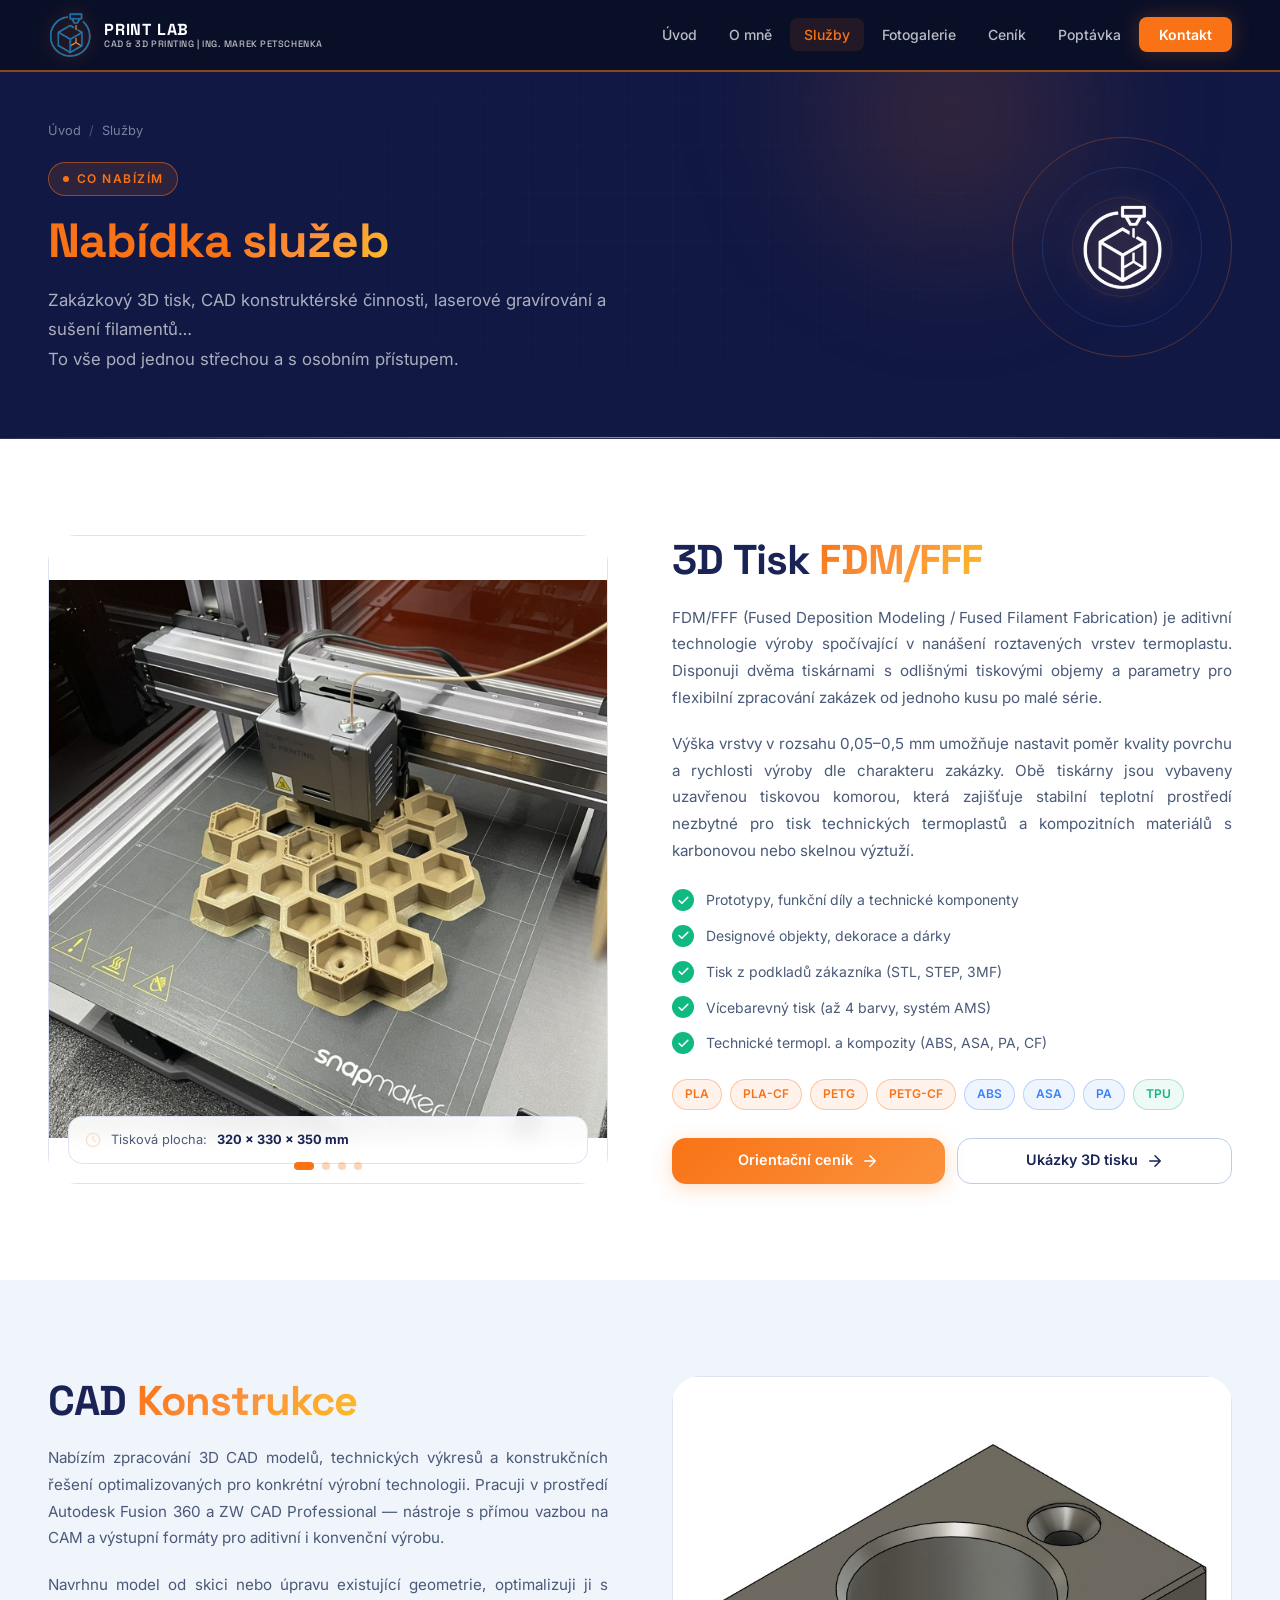
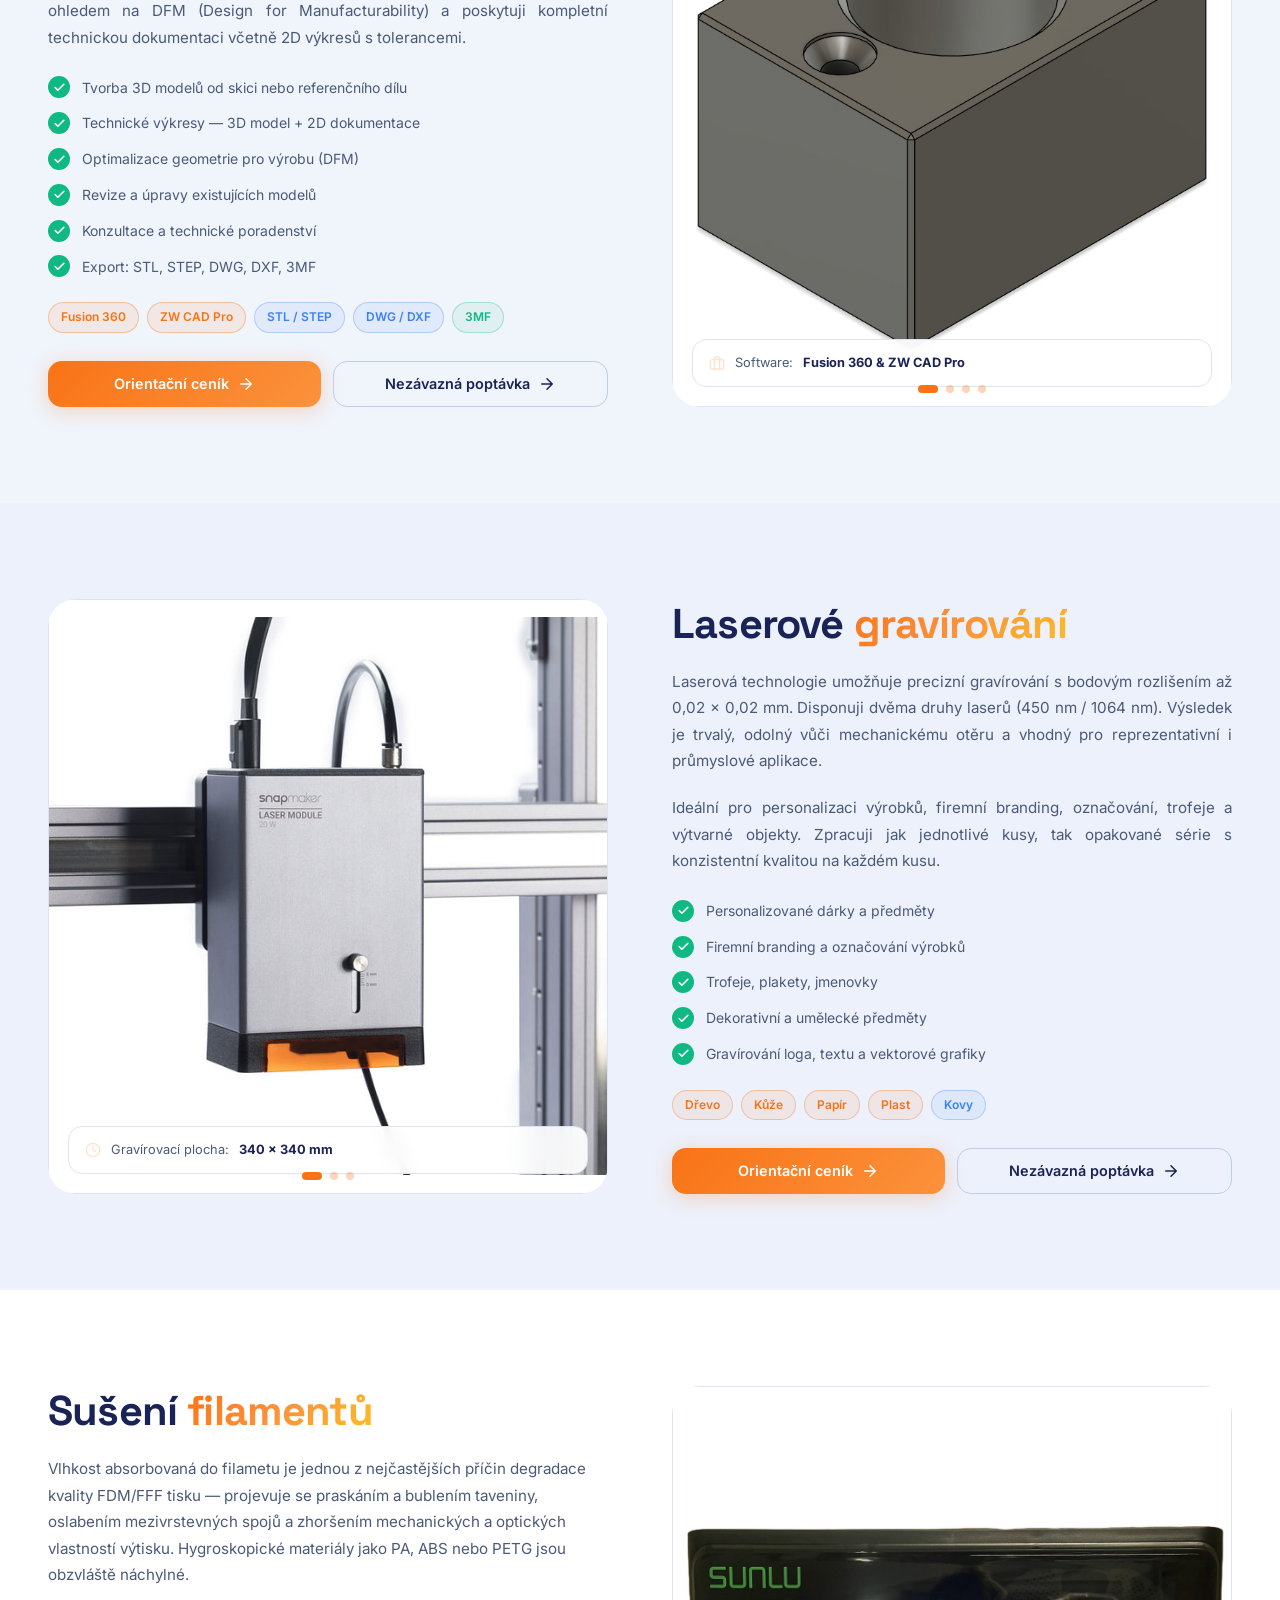
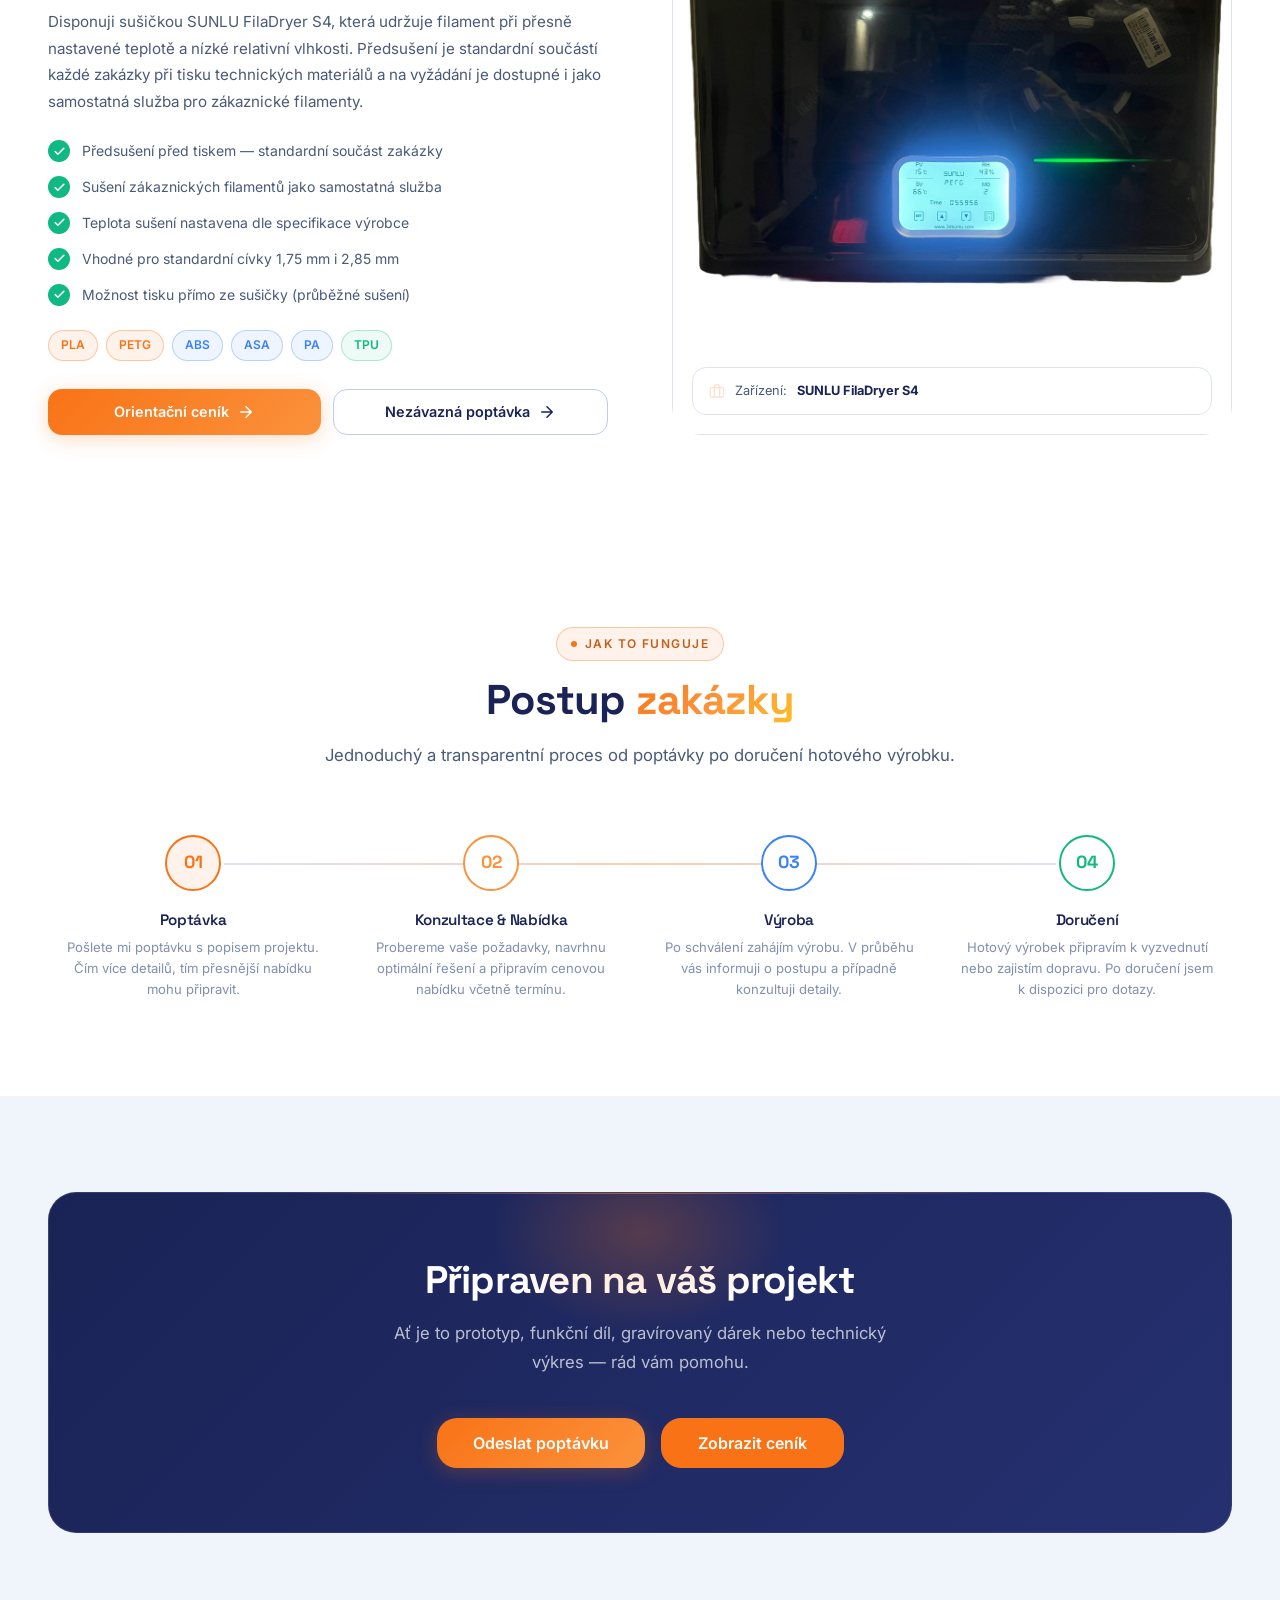
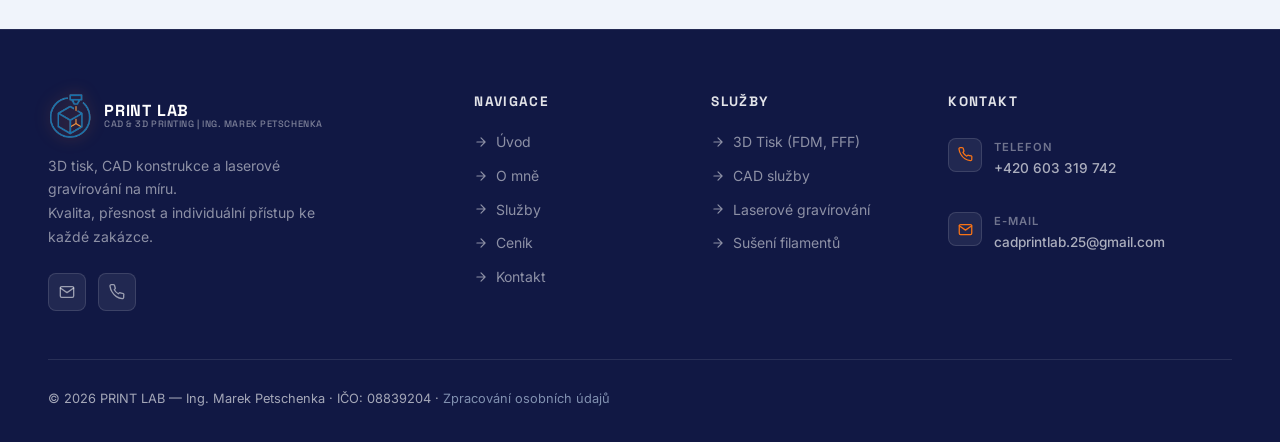
<file: sluzby.html>
<!DOCTYPE html>
<html lang="cs">
<head>
  <meta charset="UTF-8">
  <meta name="viewport" content="width=device-width, initial-scale=1.0">
  <meta name="description" content="Služby Print Lab — zakázkový 3D tisk FDM/FFF, CAD konstruktérské činnosti, laserové gravírování, sušení filamentů. Ing. Marek Petschenka.">
  <title>Služby — PRINT LAB | 3D Tisk, Gravírování, CAD</title>
  <!-- Open Graph -->
  <meta property="og:type" content="website">
  <meta property="og:url" content="https://print-lab.netlify.app/sluzby.html">
  <meta property="og:title" content="Nabídka služeb — PRINT LAB">
  <meta property="og:description" content="Zakázkový 3D tisk FDM/FFF, CAD konstruktérské činnosti, laserové gravírování a sušení filamentů.">
  <meta property="og:image" content="https://print-lab.netlify.app/img/snapmaker.jpg">
  <meta property="og:locale" content="cs_CZ">
  <meta name="twitter:card" content="summary_large_image">
  <link rel="canonical" href="https://print-lab.netlify.app/sluzby.html">
  <link rel="manifest" href="manifest.json">
  <link rel="stylesheet" href="css/style.css?v=4">
  <link rel="icon" type="image/svg+xml" href="data:image/svg+xml,<svg xmlns='http://www.w3.org/2000/svg' viewBox='0 0 32 32'><rect width='32' height='32' rx='8' fill='%23f97316'/><text x='50%' y='55%' dominant-baseline='middle' text-anchor='middle' font-family='sans-serif' font-weight='800' font-size='14' fill='white'>PL</text></svg>">
  <style>
    /* ── Slideshow ── */
    .service-slideshow {
      position: relative;
      width: 100%;
      height: 100%;
      min-height: 340px;
      border-radius: var(--r-lg);
      overflow: hidden;
    }
    .slideshow-inner {
      position: relative;
      width: 100%;
      height: 100%;
      min-height: 340px;
    }
    .slide {
      position: absolute;
      inset: 0;
      opacity: 0;
      transition: opacity 0.7s ease;
      display: flex;
      align-items: center;
      justify-content: center;
      background: #ffffff;
      border-radius: var(--r-lg);
      border: 1px solid var(--border);
    }
    .slide.active { opacity: 1; }
    .slide img {
      width: 100%;
      height: 100%;
      object-fit: contain;
      border-radius: var(--r-lg);
    }
    .slide-placeholder {
      display: flex;
      flex-direction: column;
      align-items: center;
      justify-content: center;
      gap: 12px;
      color: var(--text-muted);
      font-size: 0.8rem;
      letter-spacing: 0.05em;
    }
    .slide-placeholder svg {
      width: 64px;
      height: 64px;
      opacity: 0.25;
    }
    .slideshow-dots {
      position: absolute;
      bottom: 14px;
      left: 50%;
      transform: translateX(-50%);
      display: flex;
      gap: 8px;
      z-index: 2;
    }
    .slideshow-dot {
      width: 8px;
      height: 8px;
      border-radius: 50%;
      background: rgba(249,115,22,0.3);
      border: none;
      cursor: pointer;
      transition: var(--t);
      padding: 0;
    }
    .slideshow-dot.active {
      background: var(--accent);
      width: 20px;
      border-radius: 4px;
    }
    /* Tags nowrap */
    .tags-row {
      display: flex;
      gap: 8px;
      flex-wrap: nowrap;
      overflow-x: auto;
      margin-bottom: 28px;
      scrollbar-width: none;
    }
    .tags-row::-webkit-scrollbar { display: none; }
    /* Service buttons */
    .service-btns {
      display: flex;
      gap: 12px;
      flex-wrap: wrap;
      width: 100%;
    }
    .service-btns .btn {
      flex: 1;
      min-width: 140px;
      justify-content: center;
    }
  </style>
</head>
<body>

<!-- NAVBAR -->
<nav class="navbar scrolled">
  <div class="container nav-inner">
    <a href="index.html" class="logo">
      <img src="img/logo-color.svg" class="logo-img" alt="Print Lab logo">
      <span class="logo-text">
        <span class="logo-main" data-cms="site-name">PRINT LAB</span>
        <span class="logo-sub" data-cms="site-subtitle">CAD &amp; 3D PRINTING | ING. MAREK PETSCHENKA</span>
      </span>
    </a>
    <ul class="nav-links">
      <li><a href="index.html">Úvod</a></li>
      <li><a href="o-mne.html">O mně</a></li>
      <li><a href="sluzby.html" class="active">Služby</a></li>
      <li><a href="fotogalerie.html">Fotogalerie</a></li>
      <li><a href="cenik.html">Ceník</a></li>
      <li><a href="poptavka.html">Poptávka</a></li>
      <li><a href="kontakt.html" class="btn-nav">Kontakt</a></li>
    </ul>
    <button class="menu-toggle" aria-label="Otevřít menu">
      <span></span><span></span><span></span>
    </button>
  </div>
</nav>

<main>

<!-- PAGE HEADER -->
<header class="page-header">
  <div class="page-header-bg"></div>
  <div class="page-header-orb"></div>
  <div class="container page-header-content">
    <div class="page-header-text">
      <div class="breadcrumb">
        <a href="index.html">Úvod</a>
        <span class="sep">/</span>
        <span>Služby</span>
      </div>
      <div class="section-label" style="margin-bottom:16px;">Co nabízím</div>
      <h1 class="page-title">Nabídka <span class="gradient-text">služeb</span></h1>
      <p class="page-desc">Zakázkový 3D tisk, CAD konstruktérské činnosti, laserové gravírování a sušení filamentů…<br>To vše pod jednou střechou a s osobním přístupem.</p>
    </div>
    <div class="page-header-logo" aria-hidden="true">
      <div class="ph-ring"></div>
      <div class="ph-ring ph-ring-2"></div>
      <div class="ph-ring ph-ring-3"></div>
      <img src="img/logo-white.svg" class="ph-logo-img" alt="">
    </div>
  </div>
</header>

<!-- 3D PRINT SERVICE -->
<section id="print" style="background:var(--bg-primary);padding:var(--section-py) 0;">
  <div class="container">
    <div class="service-detail-grid">

      <!-- SLIDESHOW -->
      <div class="service-detail-visual reveal" style="padding:0;background:none;border:none;box-shadow:none;">
        <div class="service-slideshow" id="slideshow-print">
          <div class="slideshow-inner">
            <div class="slide active">
              <img src="img/print-1.jpg" alt="3D tisk ukázka 1">
              <div class="slide-placeholder" style="display:none;">
                <svg xmlns="http://www.w3.org/2000/svg" viewBox="0 0 24 24" fill="none" stroke="currentColor" stroke-width="1"><path d="M12 2L2 7l10 5 10-5-10-5zM2 17l10 5 10-5M2 12l10 5 10-5"/></svg>
              </div>
            </div>
            <div class="slide">
              <img src="img/print-2.png" alt="3D tisk ukázka 2">
              <div class="slide-placeholder" style="display:none;">
                <svg xmlns="http://www.w3.org/2000/svg" viewBox="0 0 24 24" fill="none" stroke="currentColor" stroke-width="1"><path d="M12 2L2 7l10 5 10-5-10-5zM2 17l10 5 10-5M2 12l10 5 10-5"/></svg>
              </div>
            </div>
            <div class="slide">
              <img src="img/print-3.jpg" alt="3D tisk ukázka 3">
              <div class="slide-placeholder" style="display:none;">
                <svg xmlns="http://www.w3.org/2000/svg" viewBox="0 0 24 24" fill="none" stroke="currentColor" stroke-width="1"><path d="M12 2L2 7l10 5 10-5-10-5zM2 17l10 5 10-5M2 12l10 5 10-5"/></svg>
              </div>
            </div>
            <div class="slide">
              <img src="img/print-4.jpg" alt="3D tisk ukázka 4">
              <div class="slide-placeholder" style="display:none;">
                <svg xmlns="http://www.w3.org/2000/svg" viewBox="0 0 24 24" fill="none" stroke="currentColor" stroke-width="1"><path d="M12 2L2 7l10 5 10-5-10-5zM2 17l10 5 10-5M2 12l10 5 10-5"/></svg>
              </div>
            </div>
          </div>
          <div class="slideshow-dots">
            <button class="slideshow-dot active" data-index="0" aria-label="Snímek 1"></button>
            <button class="slideshow-dot" data-index="1" aria-label="Snímek 2"></button>
            <button class="slideshow-dot" data-index="2" aria-label="Snímek 3"></button>
            <button class="slideshow-dot" data-index="3" aria-label="Snímek 4"></button>
          </div>
        </div>
        <div class="service-visual-label" style="margin-top:12px;">
          <svg xmlns="http://www.w3.org/2000/svg" viewBox="0 0 24 24" fill="none" stroke="currentColor" stroke-width="2" stroke-linecap="round" stroke-linejoin="round" style="width:16px;height:16px;color:var(--accent)"><circle cx="12" cy="12" r="10"/><polyline points="12 6 12 12 16 14"/></svg>
          Tisková plocha: <strong>320 × 330 × 350 mm</strong>
        </div>
      </div>

      <div class="service-detail-text reveal reveal-delay-1">
        <h2>3D Tisk <span class="gradient-text">FDM/FFF</span></h2>
        <p style="text-align:justify;hyphens:none;word-break:normal;">FDM/FFF (Fused Deposition Modeling / Fused Filament Fabrication) je aditivní technologie výroby spočívající v nanášení roztavených vrstev termoplastu. Disponuji dvěma tiskárnami s odlišnými tiskovými objemy a parametry pro flexibilní zpracování zakázek od jednoho kusu po malé série.</p>
        <p style="text-align:justify;hyphens:none;word-break:normal;">Výška vrstvy v rozsahu 0,05–0,5 mm umožňuje nastavit poměr kvality povrchu a rychlosti výroby dle charakteru zakázky. Obě tiskárny jsou vybaveny uzavřenou tiskovou komorou, která zajišťuje stabilní teplotní prostředí nezbytné pro tisk technických termoplastů a kompozitních materiálů s karbonovou nebo skelnou výztuží.</p>

        <div class="service-features-list">
          <div class="sfl-item">
            <div class="sfl-icon"><svg xmlns="http://www.w3.org/2000/svg" viewBox="0 0 24 24" fill="none" stroke="currentColor" stroke-width="3" stroke-linecap="round" stroke-linejoin="round"><polyline points="20 6 9 17 4 12"/></svg></div>
            Prototypy, funkční díly a technické komponenty
          </div>
          <div class="sfl-item">
            <div class="sfl-icon"><svg xmlns="http://www.w3.org/2000/svg" viewBox="0 0 24 24" fill="none" stroke="currentColor" stroke-width="3" stroke-linecap="round" stroke-linejoin="round"><polyline points="20 6 9 17 4 12"/></svg></div>
            Designové objekty, dekorace a dárky
          </div>
          <div class="sfl-item">
            <div class="sfl-icon"><svg xmlns="http://www.w3.org/2000/svg" viewBox="0 0 24 24" fill="none" stroke="currentColor" stroke-width="3" stroke-linecap="round" stroke-linejoin="round"><polyline points="20 6 9 17 4 12"/></svg></div>
            Tisk z podkladů zákazníka (STL, STEP, 3MF)
          </div>
          <div class="sfl-item">
            <div class="sfl-icon"><svg xmlns="http://www.w3.org/2000/svg" viewBox="0 0 24 24" fill="none" stroke="currentColor" stroke-width="3" stroke-linecap="round" stroke-linejoin="round"><polyline points="20 6 9 17 4 12"/></svg></div>
            Vícebarevný tisk (až 4 barvy, systém AMS)
          </div>
          <div class="sfl-item">
            <div class="sfl-icon"><svg xmlns="http://www.w3.org/2000/svg" viewBox="0 0 24 24" fill="none" stroke="currentColor" stroke-width="3" stroke-linecap="round" stroke-linejoin="round"><polyline points="20 6 9 17 4 12"/></svg></div>
            Technické termopl. a kompozity (ABS, ASA, PA, CF)
          </div>
        </div>

        <div class="tags-row">
          <span class="tag tag-orange">PLA</span>
          <span class="tag tag-orange">PLA-CF</span>
          <span class="tag tag-orange">PETG</span>
          <span class="tag tag-orange">PETG-CF</span>
          <span class="tag tag-blue">ABS</span>
          <span class="tag tag-blue">ASA</span>
          <span class="tag tag-blue">PA</span>
          <span class="tag tag-green">TPU</span>
        </div>

        <div class="service-btns">
          <a href="cenik.html#tisk" class="btn btn-primary">
            Orientační ceník
            <svg xmlns="http://www.w3.org/2000/svg" viewBox="0 0 24 24" fill="none" stroke="currentColor" stroke-width="2" stroke-linecap="round" stroke-linejoin="round" style="width:18px;height:18px;"><path d="M5 12h14M12 5l7 7-7 7"/></svg>
          </a>
          <a href="fotogalerie.html" class="btn btn-secondary">
            Ukázky 3D tisku
            <svg xmlns="http://www.w3.org/2000/svg" viewBox="0 0 24 24" fill="none" stroke="currentColor" stroke-width="2" stroke-linecap="round" stroke-linejoin="round" style="width:18px;height:18px;"><path d="M5 12h14M12 5l7 7-7 7"/></svg>
          </a>
        </div>
      </div>
    </div>
  </div>
</section>

<!-- CAD SERVICE -->
<section id="cad" style="background:var(--bg-base);padding:var(--section-py) 0;">
  <div class="container">
    <div class="service-detail-grid reverse">
      <div class="service-detail-visual reveal" style="padding:0;background:none;border:none;box-shadow:none;">
        <div class="service-slideshow" id="slideshow-cad">
          <div class="slideshow-inner">
            <div class="slide active">
              <img src="img/cad-1.jpg" alt="CAD konstrukce ukázka 1" onerror="this.style.display='none';this.nextElementSibling.style.display='flex'">
              <div class="slide-placeholder" style="display:none;">
                <svg xmlns="http://www.w3.org/2000/svg" viewBox="0 0 24 24" fill="none" stroke="currentColor" stroke-width="1"><rect x="3" y="3" width="18" height="18" rx="2" ry="2"/><line x1="3" y1="9" x2="21" y2="9"/><line x1="3" y1="15" x2="21" y2="15"/><line x1="9" y1="3" x2="9" y2="21"/><line x1="15" y1="3" x2="15" y2="21"/></svg>
              </div>
            </div>
            <div class="slide">
              <img src="img/cad-2.jpg" alt="CAD konstrukce ukázka 2" onerror="this.style.display='none';this.nextElementSibling.style.display='flex'">
              <div class="slide-placeholder" style="display:none;">
                <svg xmlns="http://www.w3.org/2000/svg" viewBox="0 0 24 24" fill="none" stroke="currentColor" stroke-width="1"><rect x="3" y="3" width="18" height="18" rx="2" ry="2"/><line x1="3" y1="9" x2="21" y2="9"/><line x1="3" y1="15" x2="21" y2="15"/><line x1="9" y1="3" x2="9" y2="21"/><line x1="15" y1="3" x2="15" y2="21"/></svg>
              </div>
            </div>
            <div class="slide">
              <img src="img/cad-3.jpg" alt="CAD konstrukce ukázka 3" onerror="this.style.display='none';this.nextElementSibling.style.display='flex'">
              <div class="slide-placeholder" style="display:none;">
                <svg xmlns="http://www.w3.org/2000/svg" viewBox="0 0 24 24" fill="none" stroke="currentColor" stroke-width="1"><rect x="3" y="3" width="18" height="18" rx="2" ry="2"/><line x1="3" y1="9" x2="21" y2="9"/><line x1="3" y1="15" x2="21" y2="15"/><line x1="9" y1="3" x2="9" y2="21"/><line x1="15" y1="3" x2="15" y2="21"/></svg>
              </div>
            </div>
            <div class="slide">
              <img src="img/cad-4.png" alt="CAD konstrukce ukázka 4 — technický výkres" onerror="this.style.display='none';this.nextElementSibling.style.display='flex'">
              <div class="slide-placeholder" style="display:none;">
                <svg xmlns="http://www.w3.org/2000/svg" viewBox="0 0 24 24" fill="none" stroke="currentColor" stroke-width="1"><rect x="3" y="3" width="18" height="18" rx="2" ry="2"/><line x1="3" y1="9" x2="21" y2="9"/><line x1="3" y1="15" x2="21" y2="15"/><line x1="9" y1="3" x2="9" y2="21"/><line x1="15" y1="3" x2="15" y2="21"/></svg>
              </div>
            </div>
          </div>
          <div class="slideshow-dots">
            <button class="slideshow-dot active" data-index="0" aria-label="Snímek 1"></button>
            <button class="slideshow-dot" data-index="1" aria-label="Snímek 2"></button>
            <button class="slideshow-dot" data-index="2" aria-label="Snímek 3"></button>
            <button class="slideshow-dot" data-index="3" aria-label="Snímek 4"></button>
          </div>
        </div>
        <div class="service-visual-label" style="margin-top:12px;">
          <svg xmlns="http://www.w3.org/2000/svg" viewBox="0 0 24 24" fill="none" stroke="currentColor" stroke-width="2" stroke-linecap="round" stroke-linejoin="round" style="width:16px;height:16px;color:var(--accent)"><rect x="2" y="7" width="20" height="14" rx="2" ry="2"/><path d="M16 21V5a2 2 0 0 0-2-2h-4a2 2 0 0 0-2 2v16"/></svg>
          Software: <strong>Fusion 360 &amp; ZW CAD Pro</strong>
        </div>
      </div>
      <div class="service-detail-text reveal reveal-delay-1">
        <h2>CAD <span class="gradient-text">Konstrukce</span></h2>
        <p style="text-align:justify;hyphens:none;word-break:normal;">Nabízím zpracování 3D CAD modelů, technických výkresů a konstrukčních řešení optimalizovaných pro konkrétní výrobní technologii. Pracuji v prostředí Autodesk Fusion 360 a ZW CAD Professional — nástroje s přímou vazbou na CAM a výstupní formáty pro aditivní i konvenční výrobu.</p>
        <p style="text-align:justify;hyphens:none;word-break:normal;">Navrhnu model od skici nebo úpravu existující geometrie, optimalizuji ji s ohledem na DFM (Design for Manufacturability) a poskytuji kompletní technickou dokumentaci včetně 2D výkresů s tolerancemi.</p>

        <div class="service-features-list">
          <div class="sfl-item">
            <div class="sfl-icon"><svg xmlns="http://www.w3.org/2000/svg" viewBox="0 0 24 24" fill="none" stroke="currentColor" stroke-width="3" stroke-linecap="round" stroke-linejoin="round"><polyline points="20 6 9 17 4 12"/></svg></div>
            Tvorba 3D modelů od skici nebo referenčního dílu
          </div>
          <div class="sfl-item">
            <div class="sfl-icon"><svg xmlns="http://www.w3.org/2000/svg" viewBox="0 0 24 24" fill="none" stroke="currentColor" stroke-width="3" stroke-linecap="round" stroke-linejoin="round"><polyline points="20 6 9 17 4 12"/></svg></div>
            Technické výkresy — 3D model + 2D dokumentace
          </div>
          <div class="sfl-item">
            <div class="sfl-icon"><svg xmlns="http://www.w3.org/2000/svg" viewBox="0 0 24 24" fill="none" stroke="currentColor" stroke-width="3" stroke-linecap="round" stroke-linejoin="round"><polyline points="20 6 9 17 4 12"/></svg></div>
            Optimalizace geometrie pro výrobu (DFM)
          </div>
          <div class="sfl-item">
            <div class="sfl-icon"><svg xmlns="http://www.w3.org/2000/svg" viewBox="0 0 24 24" fill="none" stroke="currentColor" stroke-width="3" stroke-linecap="round" stroke-linejoin="round"><polyline points="20 6 9 17 4 12"/></svg></div>
            Revize a úpravy existujících modelů
          </div>
          <div class="sfl-item">
            <div class="sfl-icon"><svg xmlns="http://www.w3.org/2000/svg" viewBox="0 0 24 24" fill="none" stroke="currentColor" stroke-width="3" stroke-linecap="round" stroke-linejoin="round"><polyline points="20 6 9 17 4 12"/></svg></div>
            Konzultace a technické poradenství
          </div>
          <div class="sfl-item">
            <div class="sfl-icon"><svg xmlns="http://www.w3.org/2000/svg" viewBox="0 0 24 24" fill="none" stroke="currentColor" stroke-width="3" stroke-linecap="round" stroke-linejoin="round"><polyline points="20 6 9 17 4 12"/></svg></div>
            Export: STL, STEP, DWG, DXF, 3MF
          </div>
        </div>

        <div class="tags-row">
          <span class="tag tag-orange">Fusion 360</span>
          <span class="tag tag-orange">ZW CAD Pro</span>
          <span class="tag tag-blue">STL / STEP</span>
          <span class="tag tag-blue">DWG / DXF</span>
          <span class="tag tag-green">3MF</span>
        </div>

        <div class="service-btns">
          <a href="cenik.html#cad" class="btn btn-primary">
            Orientační ceník
            <svg xmlns="http://www.w3.org/2000/svg" viewBox="0 0 24 24" fill="none" stroke="currentColor" stroke-width="2" stroke-linecap="round" stroke-linejoin="round" style="width:18px;height:18px;"><path d="M5 12h14M12 5l7 7-7 7"/></svg>
          </a>
          <a href="poptavka.html" class="btn btn-secondary">
            Nezávazná poptávka
            <svg xmlns="http://www.w3.org/2000/svg" viewBox="0 0 24 24" fill="none" stroke="currentColor" stroke-width="2" stroke-linecap="round" stroke-linejoin="round" style="width:18px;height:18px;"><path d="M5 12h14M12 5l7 7-7 7"/></svg>
          </a>
        </div>
      </div>
    </div>
  </div>
</section>

<!-- LASER SERVICE -->
<section id="laser" style="background:var(--bg-secondary);padding:var(--section-py) 0;">
  <div class="container">
    <div class="service-detail-grid">
      <div class="service-detail-visual reveal" style="padding:0;background:none;border:none;box-shadow:none;">
        <div class="service-slideshow" id="slideshow-laser">
          <div class="slideshow-inner">
            <div class="slide active">
              <img src="img/laser-1.jpg" alt="Laserové gravírování ukázka 1" onerror="this.style.display='none';this.nextElementSibling.style.display='flex'">
              <div class="slide-placeholder" style="display:none;">
                <svg xmlns="http://www.w3.org/2000/svg" viewBox="0 0 24 24" fill="none" stroke="currentColor" stroke-width="1" stroke-linecap="round" stroke-linejoin="round"><path d="M9 3H5a2 2 0 0 0-2 2v4m6-6h10a2 2 0 0 1 2 2v4M9 3v18m0 0h10a2 2 0 0 0 2-2V9M9 21H5a2 2 0 0 1-2-2V9m0 0h18"/></svg>
              </div>
            </div>
            <div class="slide">
              <img src="img/laser-2.jpg" alt="Laserové gravírování ukázka 2" onerror="this.style.display='none';this.nextElementSibling.style.display='flex'">
              <div class="slide-placeholder" style="display:none;">
                <svg xmlns="http://www.w3.org/2000/svg" viewBox="0 0 24 24" fill="none" stroke="currentColor" stroke-width="1" stroke-linecap="round" stroke-linejoin="round"><path d="M9 3H5a2 2 0 0 0-2 2v4m6-6h10a2 2 0 0 1 2 2v4M9 3v18m0 0h10a2 2 0 0 0 2-2V9M9 21H5a2 2 0 0 1-2-2V9m0 0h18"/></svg>
              </div>
            </div>
            <div class="slide">
              <img src="img/laser-3.jpg" alt="Laserové gravírování ukázka 3" onerror="this.style.display='none';this.nextElementSibling.style.display='flex'">
              <div class="slide-placeholder" style="display:none;">
                <svg xmlns="http://www.w3.org/2000/svg" viewBox="0 0 24 24" fill="none" stroke="currentColor" stroke-width="1" stroke-linecap="round" stroke-linejoin="round"><path d="M9 3H5a2 2 0 0 0-2 2v4m6-6h10a2 2 0 0 1 2 2v4M9 3v18m0 0h10a2 2 0 0 0 2-2V9M9 21H5a2 2 0 0 1-2-2V9m0 0h18"/></svg>
              </div>
            </div>
          </div>
          <div class="slideshow-dots">
            <button class="slideshow-dot active" data-index="0" aria-label="Snímek 1"></button>
            <button class="slideshow-dot" data-index="1" aria-label="Snímek 2"></button>
            <button class="slideshow-dot" data-index="2" aria-label="Snímek 3"></button>
          </div>
        </div>
        <div class="service-visual-label" style="margin-top:12px;">
          <svg xmlns="http://www.w3.org/2000/svg" viewBox="0 0 24 24" fill="none" stroke="currentColor" stroke-width="2" stroke-linecap="round" stroke-linejoin="round" style="width:16px;height:16px;color:var(--accent)"><circle cx="12" cy="12" r="10"/><polyline points="12 6 12 12 16 14"/></svg>
          Gravírovací plocha: <strong>340 × 340 mm</strong>
        </div>
      </div>
      <div class="service-detail-text reveal reveal-delay-1">
        <h2>Laserové <span class="gradient-text">gravírování</span></h2>
        <p style="text-align:justify;hyphens:none;word-break:normal;">Laserová technologie umožňuje precizní gravírování s bodovým rozlišením až 0,02 × 0,02 mm. Disponuji dvěma druhy laserů (450 nm / 1064 nm). Výsledek je trvalý, odolný vůči mechanickému otěru a vhodný pro reprezentativní i průmyslové aplikace.</p>
        <p style="text-align:justify;hyphens:none;word-break:normal;">Ideální pro personalizaci výrobků, firemní branding, označování, trofeje a výtvarné objekty. Zpracuji jak jednotlivé kusy, tak opakované série s konzistentní kvalitou na každém kusu.</p>

        <div class="service-features-list">
          <div class="sfl-item">
            <div class="sfl-icon"><svg xmlns="http://www.w3.org/2000/svg" viewBox="0 0 24 24" fill="none" stroke="currentColor" stroke-width="3" stroke-linecap="round" stroke-linejoin="round"><polyline points="20 6 9 17 4 12"/></svg></div>
            Personalizované dárky a předměty
          </div>
          <div class="sfl-item">
            <div class="sfl-icon"><svg xmlns="http://www.w3.org/2000/svg" viewBox="0 0 24 24" fill="none" stroke="currentColor" stroke-width="3" stroke-linecap="round" stroke-linejoin="round"><polyline points="20 6 9 17 4 12"/></svg></div>
            Firemní branding a označování výrobků
          </div>
          <div class="sfl-item">
            <div class="sfl-icon"><svg xmlns="http://www.w3.org/2000/svg" viewBox="0 0 24 24" fill="none" stroke="currentColor" stroke-width="3" stroke-linecap="round" stroke-linejoin="round"><polyline points="20 6 9 17 4 12"/></svg></div>
            Trofeje, plakety, jmenovky
          </div>
          <div class="sfl-item">
            <div class="sfl-icon"><svg xmlns="http://www.w3.org/2000/svg" viewBox="0 0 24 24" fill="none" stroke="currentColor" stroke-width="3" stroke-linecap="round" stroke-linejoin="round"><polyline points="20 6 9 17 4 12"/></svg></div>
            Dekorativní a umělecké předměty
          </div>
          <div class="sfl-item">
            <div class="sfl-icon"><svg xmlns="http://www.w3.org/2000/svg" viewBox="0 0 24 24" fill="none" stroke="currentColor" stroke-width="3" stroke-linecap="round" stroke-linejoin="round"><polyline points="20 6 9 17 4 12"/></svg></div>
            Gravírování loga, textu a vektorové grafiky
          </div>
        </div>

        <div class="tags-row">
          <span class="tag tag-orange">Dřevo</span>
          <span class="tag tag-orange">Kůže</span>
          <span class="tag tag-orange">Papír</span>
          <span class="tag tag-orange">Plast</span>
          <span class="tag tag-blue">Kovy</span>
        </div>

        <div class="service-btns">
          <a href="cenik.html#laser" class="btn btn-primary">
            Orientační ceník
            <svg xmlns="http://www.w3.org/2000/svg" viewBox="0 0 24 24" fill="none" stroke="currentColor" stroke-width="2" stroke-linecap="round" stroke-linejoin="round" style="width:18px;height:18px;"><path d="M5 12h14M12 5l7 7-7 7"/></svg>
          </a>
          <a href="poptavka.html" class="btn btn-secondary">
            Nezávazná poptávka
            <svg xmlns="http://www.w3.org/2000/svg" viewBox="0 0 24 24" fill="none" stroke="currentColor" stroke-width="2" stroke-linecap="round" stroke-linejoin="round" style="width:18px;height:18px;"><path d="M5 12h14M12 5l7 7-7 7"/></svg>
          </a>
        </div>
      </div>
    </div>
  </div>
</section>

<!-- FILAMENT DRYING SERVICE -->
<section id="drying" style="background:var(--bg-primary);padding:var(--section-py) 0;">
  <div class="container">
    <div class="service-detail-grid reverse">
      <div class="service-detail-visual reveal" style="padding:0;background:none;border:none;box-shadow:none;">
        <div class="service-slideshow" id="service-img-drying">
          <div class="slideshow-inner">
            <div class="slide active">
              <img src="img/drying-1.jpg" alt="Sušení filamentů — SUNLU FilaDryer S4" onerror="this.style.display='none';this.nextElementSibling.style.display='flex'">
              <div class="slide-placeholder" style="display:none;">
                <svg xmlns="http://www.w3.org/2000/svg" viewBox="0 0 24 24" fill="none" stroke="currentColor" stroke-width="1" stroke-linecap="round" stroke-linejoin="round"><path d="M12 2c0 0-6 5.686-6 10a6 6 0 0 0 12 0c0-4.314-6-10-6-10z"/><path d="M12 12c0 0-3 2.5-3 4a3 3 0 0 0 6 0c0-1.5-3-4-3-4z"/></svg>
              </div>
            </div>
          </div>
          <!-- Jeden obrázek — bez navigace -->
        </div>
        <div class="service-visual-label" style="margin-top:12px;">
          <svg xmlns="http://www.w3.org/2000/svg" viewBox="0 0 24 24" fill="none" stroke="currentColor" stroke-width="2" stroke-linecap="round" stroke-linejoin="round" style="width:16px;height:16px;color:var(--accent)"><rect x="2" y="7" width="20" height="14" rx="2" ry="2"/><path d="M16 21V5a2 2 0 0 0-2-2h-4a2 2 0 0 0-2 2v16"/></svg>
          Zařízení: <strong>SUNLU FilaDryer S4</strong>
        </div>
      </div>
      <div class="service-detail-text reveal reveal-delay-1">
        <h2>Sušení <span class="gradient-text">filamentů</span></h2>
        <p>Vlhkost absorbovaná do filametu je jednou z nejčastějších příčin degradace kvality FDM/FFF tisku — projevuje se praskáním a bublením taveniny, oslabením mezivrstevných spojů a zhoršením mechanických a optických vlastností výtisku. Hygroskopické materiály jako PA, ABS nebo PETG jsou obzvláště náchylné.</p>
        <p>Disponuji sušičkou SUNLU FilaDryer S4, která udržuje filament při přesně nastavené teplotě a nízké relativní vlhkosti. Předsušení je standardní součástí každé zakázky při tisku technických materiálů a na vyžádání je dostupné i jako samostatná služba pro zákaznické filamenty.</p>

        <div class="service-features-list">
          <div class="sfl-item">
            <div class="sfl-icon"><svg xmlns="http://www.w3.org/2000/svg" viewBox="0 0 24 24" fill="none" stroke="currentColor" stroke-width="3" stroke-linecap="round" stroke-linejoin="round"><polyline points="20 6 9 17 4 12"/></svg></div>
            Předsušení před tiskem — standardní součást zakázky
          </div>
          <div class="sfl-item">
            <div class="sfl-icon"><svg xmlns="http://www.w3.org/2000/svg" viewBox="0 0 24 24" fill="none" stroke="currentColor" stroke-width="3" stroke-linecap="round" stroke-linejoin="round"><polyline points="20 6 9 17 4 12"/></svg></div>
            Sušení zákaznických filamentů jako samostatná služba
          </div>
          <div class="sfl-item">
            <div class="sfl-icon"><svg xmlns="http://www.w3.org/2000/svg" viewBox="0 0 24 24" fill="none" stroke="currentColor" stroke-width="3" stroke-linecap="round" stroke-linejoin="round"><polyline points="20 6 9 17 4 12"/></svg></div>
            Teplota sušení nastavena dle specifikace výrobce
          </div>
          <div class="sfl-item">
            <div class="sfl-icon"><svg xmlns="http://www.w3.org/2000/svg" viewBox="0 0 24 24" fill="none" stroke="currentColor" stroke-width="3" stroke-linecap="round" stroke-linejoin="round"><polyline points="20 6 9 17 4 12"/></svg></div>
            Vhodné pro standardní cívky 1,75 mm i 2,85 mm
          </div>
          <div class="sfl-item">
            <div class="sfl-icon"><svg xmlns="http://www.w3.org/2000/svg" viewBox="0 0 24 24" fill="none" stroke="currentColor" stroke-width="3" stroke-linecap="round" stroke-linejoin="round"><polyline points="20 6 9 17 4 12"/></svg></div>
            Možnost tisku přímo ze sušičky (průběžné sušení)
          </div>
        </div>

        <div class="tags-row">
          <span class="tag tag-orange">PLA</span>
          <span class="tag tag-orange">PETG</span>
          <span class="tag tag-blue">ABS</span>
          <span class="tag tag-blue">ASA</span>
          <span class="tag tag-blue">PA</span>
          <span class="tag tag-green">TPU</span>
        </div>

        <div class="service-btns">
          <a href="cenik.html#suseni" class="btn btn-primary">
            Orientační ceník
            <svg xmlns="http://www.w3.org/2000/svg" viewBox="0 0 24 24" fill="none" stroke="currentColor" stroke-width="2" stroke-linecap="round" stroke-linejoin="round" style="width:18px;height:18px;"><path d="M5 12h14M12 5l7 7-7 7"/></svg>
          </a>
          <a href="poptavka.html" class="btn btn-secondary">
            Nezávazná poptávka
            <svg xmlns="http://www.w3.org/2000/svg" viewBox="0 0 24 24" fill="none" stroke="currentColor" stroke-width="2" stroke-linecap="round" stroke-linejoin="round" style="width:18px;height:18px;"><path d="M5 12h14M12 5l7 7-7 7"/></svg>
          </a>
        </div>
      </div>
    </div>
  </div>
</section>

<!-- PROCESS -->
<section class="process-section">
  <div class="container">
    <div class="section-header reveal">
      <span class="section-label">Jak to funguje</span>
      <h2 class="section-title">Postup <span class="gradient-text">zakázky</span></h2>
      <p class="section-desc">Jednoduchý a transparentní proces od poptávky po doručení hotového výrobku.</p>
    </div>

    <div class="process-steps">
      <div class="process-step reveal">
        <div class="step-number">01</div>
        <h4>Poptávka</h4>
        <p>Pošlete mi poptávku s popisem projektu. Čím více detailů, tím přesnější nabídku mohu připravit.</p>
      </div>
      <div class="process-step reveal reveal-delay-1">
        <div class="step-number">02</div>
        <h4>Konzultace &amp; Nabídka</h4>
        <p>Probereme vaše požadavky, navrhnu optimální řešení a připravím cenovou nabídku včetně termínu.</p>
      </div>
      <div class="process-step reveal reveal-delay-2">
        <div class="step-number">03</div>
        <h4>Výroba</h4>
        <p>Po schválení zahájím výrobu. V průběhu vás informuji o postupu a případně konzultuji detaily.</p>
      </div>
      <div class="process-step reveal reveal-delay-3">
        <div class="step-number">04</div>
        <h4>Doručení</h4>
        <p>Hotový výrobek připravím k vyzvednutí nebo zajistím dopravu. Po doručení jsem k dispozici pro dotazy.</p>
      </div>
    </div>
  </div>
</section>

<!-- CTA -->
<section class="cta-section">
  <div class="container">
    <div class="cta-box reveal">
      <h2>Připraven na váš projekt</h2>
      <p>Ať je to prototyp, funkční díl, gravírovaný dárek nebo technický výkres — rád vám pomohu.</p>
      <div class="cta-buttons">
        <a href="poptavka.html" class="btn btn-primary btn-lg">Odeslat poptávku</a>
        <a href="cenik.html" class="btn btn-secondary btn-lg">Zobrazit ceník</a>
      </div>
    </div>
  </div>
</section>

</main>

<!-- FOOTER -->
<footer class="footer">
  <div class="container">
    <div class="footer-grid">
      <div class="footer-brand">
        <a href="index.html" class="footer-logo logo">
          <img src="img/logo-color.svg" class="logo-img" alt="Print Lab logo">
          <span class="logo-text">
            <span class="logo-main" data-cms="site-name">PRINT LAB</span>
            <span class="logo-sub" data-cms="site-subtitle">CAD &amp; 3D PRINTING | ING. MAREK PETSCHENKA</span>
          </span>
        </a>
        <p>3D tisk, CAD konstrukce a laserové gravírování na míru.<br>Kvalita, přesnost a individuální přístup ke každé zakázce.</p>
        <div class="footer-social">
          <a href="#" data-email-link class="social-link" aria-label="Email">
            <svg xmlns="http://www.w3.org/2000/svg" viewBox="0 0 24 24" fill="none" stroke="currentColor" stroke-width="2" stroke-linecap="round" stroke-linejoin="round"><path d="M4 4h16c1.1 0 2 .9 2 2v12c0 1.1-.9 2-2 2H4c-1.1 0-2-.9-2-2V6c0-1.1.9-2 2-2z"/><polyline points="22,6 12,13 2,6"/></svg>
          </a>
          <a href="tel:+420603319742" class="social-link" aria-label="Telefon">
            <svg xmlns="http://www.w3.org/2000/svg" viewBox="0 0 24 24" fill="none" stroke="currentColor" stroke-width="2" stroke-linecap="round" stroke-linejoin="round"><path d="M22 16.92v3a2 2 0 0 1-2.18 2 19.79 19.79 0 0 1-8.63-3.07A19.5 19.5 0 0 1 4.69 12 19.79 19.79 0 0 1 1.6 3.49 2 2 0 0 1 3.55 1h3a2 2 0 0 1 2 1.72c.13.96.38 1.9.74 2.81a2 2 0 0 1-.45 2.11L7.91 8.6a16 16 0 0 0 6.09 6.09l.96-.96a2 2 0 0 1 2.11-.45c.91.36 1.85.61 2.81.74A2 2 0 0 1 22 16.92z"/></svg>
          </a>
        </div>
      </div>
      <div class="footer-col">
        <h4>Navigace</h4>
        <ul class="footer-links">
          <li><a href="index.html"><svg xmlns="http://www.w3.org/2000/svg" viewBox="0 0 24 24" fill="none" stroke="currentColor" stroke-width="2" stroke-linecap="round" stroke-linejoin="round"><path d="M5 12h14M12 5l7 7-7 7"/></svg>Úvod</a></li>
          <li><a href="o-mne.html"><svg xmlns="http://www.w3.org/2000/svg" viewBox="0 0 24 24" fill="none" stroke="currentColor" stroke-width="2" stroke-linecap="round" stroke-linejoin="round"><path d="M5 12h14M12 5l7 7-7 7"/></svg>O mně</a></li>
          <li><a href="sluzby.html"><svg xmlns="http://www.w3.org/2000/svg" viewBox="0 0 24 24" fill="none" stroke="currentColor" stroke-width="2" stroke-linecap="round" stroke-linejoin="round"><path d="M5 12h14M12 5l7 7-7 7"/></svg>Služby</a></li>
          <li><a href="cenik.html"><svg xmlns="http://www.w3.org/2000/svg" viewBox="0 0 24 24" fill="none" stroke="currentColor" stroke-width="2" stroke-linecap="round" stroke-linejoin="round"><path d="M5 12h14M12 5l7 7-7 7"/></svg>Ceník</a></li>
          <li><a href="kontakt.html"><svg xmlns="http://www.w3.org/2000/svg" viewBox="0 0 24 24" fill="none" stroke="currentColor" stroke-width="2" stroke-linecap="round" stroke-linejoin="round"><path d="M5 12h14M12 5l7 7-7 7"/></svg>Kontakt</a></li>
        </ul>
      </div>
      <div class="footer-col">
        <h4>Služby</h4>
        <ul class="footer-links">
          <li><a href="#print"><svg xmlns="http://www.w3.org/2000/svg" viewBox="0 0 24 24" fill="none" stroke="currentColor" stroke-width="2" stroke-linecap="round" stroke-linejoin="round"><path d="M5 12h14M12 5l7 7-7 7"/></svg>3D Tisk (FDM, FFF)</a></li>
          <li><a href="#cad"><svg xmlns="http://www.w3.org/2000/svg" viewBox="0 0 24 24" fill="none" stroke="currentColor" stroke-width="2" stroke-linecap="round" stroke-linejoin="round"><path d="M5 12h14M12 5l7 7-7 7"/></svg>CAD služby</a></li>
          <li><a href="#laser"><svg xmlns="http://www.w3.org/2000/svg" viewBox="0 0 24 24" fill="none" stroke="currentColor" stroke-width="2" stroke-linecap="round" stroke-linejoin="round"><path d="M5 12h14M12 5l7 7-7 7"/></svg>Laserové gravírování</a></li>
          <li><a href="#drying"><svg xmlns="http://www.w3.org/2000/svg" viewBox="0 0 24 24" fill="none" stroke="currentColor" stroke-width="2" stroke-linecap="round" stroke-linejoin="round"><path d="M5 12h14M12 5l7 7-7 7"/></svg>Sušení filamentů</a></li>
        </ul>
      </div>
      <div class="footer-col">
        <h4>Kontakt</h4>
        <div class="footer-contact-item" style="padding:8px 0;">
          <div class="contact-icon"><svg xmlns="http://www.w3.org/2000/svg" viewBox="0 0 24 24" fill="none" stroke="currentColor" stroke-width="2" stroke-linecap="round" stroke-linejoin="round"><path d="M22 16.92v3a2 2 0 0 1-2.18 2 19.79 19.79 0 0 1-8.63-3.07A19.5 19.5 0 0 1 4.69 12 19.79 19.79 0 0 1 1.6 3.49 2 2 0 0 1 3.55 1h3a2 2 0 0 1 2 1.72c.13.96.38 1.9.74 2.81a2 2 0 0 1-.45 2.11L7.91 8.6a16 16 0 0 0 6.09 6.09l.96-.96a2 2 0 0 1 2.11-.45c.91.36 1.85.61 2.81.74A2 2 0 0 1 22 16.92z"/></svg></div>
          <div class="contact-text"><span class="contact-label">Telefon</span><span class="contact-value">+420 603 319 742</span></div>
        </div>
        <div class="footer-contact-item" style="padding:8px 0;">
          <div class="contact-icon"><svg xmlns="http://www.w3.org/2000/svg" viewBox="0 0 24 24" fill="none" stroke="currentColor" stroke-width="2" stroke-linecap="round" stroke-linejoin="round"><path d="M4 4h16c1.1 0 2 .9 2 2v12c0 1.1-.9 2-2 2H4c-1.1 0-2-.9-2-2V6c0-1.1.9-2 2-2z"/><polyline points="22,6 12,13 2,6"/></svg></div>
          <div class="contact-text"><span class="contact-label">E-mail</span><span class="contact-value"><span data-email-text></span></span></div>
        </div>
      </div>
    </div>
    <div class="footer-bottom">
      <p>&copy; 2026 PRINT LAB — Ing. Marek Petschenka · IČO: 08839204 · <a href="gdpr.html" style="color:var(--text-muted);text-decoration:none;" onmouseover="this.style.color='var(--accent)'" onmouseout="this.style.color='var(--text-muted)'">Zpracování osobních údajů</a></p>
    </div>
  </div>
</footer>

<script src="js/main.js?v=7"></script>
<script src="js/cms-loader.js?v=6"></script>
<script>
  function initSlideshow(id) {
    const container = document.getElementById(id);
    if (!container) return;
    const slides = container.querySelectorAll('.slide');
    const dots   = container.querySelectorAll('.slideshow-dot');
    if (slides.length <= 1) return; // jeden obrázek — bez autoplay
    let current = 0;
    let timer;

    function goTo(idx) {
      slides[current].classList.remove('active');
      dots[current].classList.remove('active');
      current = (idx + slides.length) % slides.length;
      slides[current].classList.add('active');
      dots[current].classList.add('active');
    }

    function startAuto() {
      timer = setInterval(() => goTo(current + 1), 4000);
    }

    dots.forEach(dot => {
      dot.addEventListener('click', () => {
        clearInterval(timer);
        goTo(parseInt(dot.dataset.index));
        startAuto();
      });
    });

    startAuto();
  }

  initSlideshow('slideshow-print');
  initSlideshow('slideshow-cad');
  initSlideshow('slideshow-laser');
  // service-img-drying — jeden snímek, autoplay se nespustí
</script>
</body>
</html>
</file>
<file: css/style.css>
/* ==========================================
   PRINT LAB — Main Stylesheet
   Navy Blue + Orange + White Theme
   Author: Design by Claude Code
   ========================================== */

@import url('https://fonts.googleapis.com/css2?family=Inter:ital,wght@0,300;0,400;0,500;0,600;0,700;0,800;0,900;1,400&family=Space+Grotesk:wght@400;500;600;700&display=swap');

/* =====================
   CSS Custom Properties
   ===================== */
:root {
  /* ── Backgrounds (Light theme) */
  --bg-base:        #f0f4fb;
  --bg-primary:     #ffffff;
  --bg-secondary:   #edf1fb;
  --bg-card:        #ffffff;
  --bg-card-hover:  #f7f9ff;
  --bg-glass:       rgba(255, 255, 255, 0.92);

  /* ── Navy blue (dark structural elements) */
  --navy:           #1a2355;
  --navy-dark:      #111844;
  --navy-mid:       #253070;

  /* ── Accent — Orange (unchanged) */
  --accent:         #f97316;
  --accent-dark:    #c2601b;
  --accent-light:   #fb923c;
  --accent-glow:    rgba(249, 115, 22, 0.25);
  --accent-subtle:  rgba(249, 115, 22, 0.09);
  --accent-border:  rgba(249, 115, 22, 0.35);

  /* ── Accent 2 — Blue */
  --blue:           #3b82f6;
  --blue-glow:      rgba(59, 130, 246, 0.18);
  --blue-subtle:    rgba(59, 130, 246, 0.08);

  /* ── Text (dark on white backgrounds) */
  --text-primary:   #1a2355;
  --text-secondary: #4a5a78;
  --text-muted:     #8090b0;

  /* ── Borders (light) */
  --border:         #dde3f2;
  --border-bright:  #c0cce8;

  /* ── Status */
  --success:        #10b981;
  --warning:        #f59e0b;
  --error:          #ef4444;

  /* ── Spacing */
  --section-py:     96px;
  --container-max:  1280px;
  --container-px:   clamp(20px, 4vw, 48px);

  /* ── Typography */
  --font-body:      'Inter', system-ui, -apple-system, sans-serif;
  --font-display:   'Space Grotesk', 'Inter', sans-serif;

  /* ── Shadows (lighter for white backgrounds) */
  --shadow-sm:      0 2px 8px rgba(26, 35, 85, 0.08);
  --shadow-card:    0 4px 24px rgba(26, 35, 85, 0.10);
  --shadow-hover:   0 12px 48px rgba(26, 35, 85, 0.18), 0 0 0 1px var(--accent-border);
  --shadow-accent:  0 0 40px var(--accent-glow);
  --shadow-blue:    0 0 40px var(--blue-glow);

  /* ── Transitions */
  --t:              all 0.25s cubic-bezier(0.4, 0, 0.2, 1);
  --t-slow:         all 0.4s cubic-bezier(0.4, 0, 0.2, 1);

  /* ── Radius */
  --r-sm:    8px;
  --r:       14px;
  --r-lg:    20px;
  --r-xl:    28px;
  --r-full:  9999px;

  /* ── Nav */
  --nav-h:   72px;
}

/* =====================
   Reset & Base
   ===================== */
*, *::before, *::after { box-sizing: border-box; margin: 0; padding: 0; }

html {
  scroll-behavior: smooth;
  font-size: 16px;
}

body {
  font-family: var(--font-body);
  background-color: var(--bg-base);
  color: var(--text-primary);
  line-height: 1.7;
  overflow-x: hidden;
  -webkit-font-smoothing: antialiased;
}

img { max-width: 100%; height: auto; display: block; }
a { text-decoration: none; color: inherit; transition: var(--t); }
ul { list-style: none; }
button { font-family: var(--font-body); cursor: pointer; border: none; background: none; }
input, textarea, select { font-family: var(--font-body); }

/* =====================
   Typography
   ===================== */
h1, h2, h3, h4, h5 {
  font-family: var(--font-display);
  color: var(--text-primary);
  line-height: 1.2;
  letter-spacing: -0.02em;
}

h1 { font-size: clamp(2.2rem, 5vw, 3.8rem); font-weight: 800; }
h2 { font-size: clamp(1.7rem, 3.5vw, 2.6rem); font-weight: 700; }
h3 { font-size: clamp(1.2rem, 2.5vw, 1.5rem); font-weight: 600; }
h4 { font-size: 1.1rem; font-weight: 600; }
p  { color: var(--text-secondary); line-height: 1.75; }

.text-accent { color: var(--accent); }
.text-muted  { color: var(--text-muted); }
.text-center { text-align: center; }

.gradient-text {
  background: linear-gradient(135deg, var(--accent) 0%, #fb923c 50%, #fbbf24 100%);
  -webkit-background-clip: text;
  -webkit-text-fill-color: transparent;
  background-clip: text;
}

/* =====================
   Layout
   ===================== */
.container {
  max-width: var(--container-max);
  width: 100%;
  margin: 0 auto;
  padding: 0 var(--container-px);
}

section {
  padding: var(--section-py) 0;
}

.section-header {
  text-align: center;
  max-width: 640px;
  margin: 0 auto 64px;
}

.section-label {
  display: inline-flex;
  align-items: center;
  gap: 8px;
  font-size: 0.75rem;
  font-weight: 600;
  letter-spacing: 0.12em;
  text-transform: uppercase;
  color: var(--accent);
  margin-bottom: 14px;
  padding: 6px 14px;
  border: 1px solid var(--accent-border);
  border-radius: var(--r-full);
  background: var(--accent-subtle);
}

.section-label::before {
  content: '';
  width: 6px; height: 6px;
  background: var(--accent);
  border-radius: 50%;
  animation: pulse 1.6s ease-in-out infinite;
  flex-shrink: 0;
}

.section-title {
  margin-bottom: 16px;
}

.section-desc {
  font-size: 1.05rem;
  color: var(--text-secondary);
}

/* Grid utilities */
.grid-2 { display: grid; grid-template-columns: repeat(2, 1fr); gap: 24px; }
.grid-3 { display: grid; grid-template-columns: repeat(3, 1fr); gap: 24px; }
.grid-4 { display: grid; grid-template-columns: repeat(4, 1fr); gap: 24px; }

/* =====================
   NAVBAR
   ===================== */
.navbar {
  position: fixed;
  top: 0; left: 0; right: 0;
  z-index: 1000;
  height: var(--nav-h);
  display: flex;
  align-items: center;
  transition: var(--t-slow);
  background: var(--navy);
}

.navbar.scrolled {
  background: rgba(26, 35, 85, 0.97);
  backdrop-filter: blur(20px);
  -webkit-backdrop-filter: blur(20px);
  border-bottom: 1px solid rgba(255,255,255,0.10);
  box-shadow: 0 4px 30px rgba(0,0,0,0.25);
}

.nav-inner {
  display: flex;
  align-items: center;
  justify-content: space-between;
  width: 100%;
}

/* Logo */
.logo {
  display: flex;
  align-items: center;
  gap: 12px;
  font-family: var(--font-display);
  text-decoration: none;
}

.logo-icon {
  width: 42px; height: 42px;
  background: linear-gradient(135deg, var(--accent), var(--accent-light));
  border-radius: 10px;
  display: flex;
  align-items: center;
  justify-content: center;
  font-size: 0.85rem;
  font-weight: 800;
  color: #fff;
  letter-spacing: 0.05em;
  box-shadow: 0 0 20px var(--accent-glow);
  flex-shrink: 0;
}

.logo-text {
  display: flex;
  flex-direction: column;
  line-height: 1.1;
}

.logo-main {
  font-size: 1rem;
  font-weight: 700;
  color: var(--text-primary);
  letter-spacing: 0.05em;
}

.logo-sub {
  font-size: 0.65rem;
  font-weight: 500;
  color: var(--text-muted);
  letter-spacing: 0.1em;
  text-transform: uppercase;
}

/* Nav links */
.nav-links {
  display: flex;
  align-items: center;
  gap: 4px;
}

.nav-links a {
  padding: 8px 14px;
  font-size: 0.875rem;
  font-weight: 500;
  color: var(--text-secondary);
  border-radius: var(--r-sm);
  transition: var(--t);
  white-space: nowrap;
}

.nav-links a:hover,
.nav-links a.active {
  color: var(--text-primary);
  background: rgba(255,255,255,0.05);
}

.nav-links a.active {
  color: var(--accent);
}

.btn-nav {
  background: var(--accent) !important;
  color: #fff !important;
  padding: 9px 20px !important;
  border-radius: var(--r-sm) !important;
  font-weight: 600 !important;
  box-shadow: 0 0 20px var(--accent-glow) !important;
}

.btn-nav:hover {
  background: var(--accent-light) !important;
  transform: translateY(-1px);
  box-shadow: 0 4px 25px var(--accent-glow) !important;
}

/* Mobile menu toggle */
.menu-toggle {
  display: none;
  flex-direction: column;
  gap: 5px;
  padding: 8px;
  cursor: pointer;
}

.menu-toggle span {
  display: block;
  width: 24px; height: 2px;
  background: var(--text-primary);
  border-radius: 2px;
  transition: var(--t);
}

.menu-toggle.open span:nth-child(1) { transform: translateY(7px) rotate(45deg); }
.menu-toggle.open span:nth-child(2) { opacity: 0; transform: scaleX(0); }
.menu-toggle.open span:nth-child(3) { transform: translateY(-7px) rotate(-45deg); }

/* =====================
   BUTTONS
   ===================== */
.btn {
  display: inline-flex;
  align-items: center;
  justify-content: center;
  gap: 8px;
  padding: 13px 28px;
  border-radius: var(--r);
  font-size: 0.9rem;
  font-weight: 600;
  cursor: pointer;
  transition: var(--t);
  white-space: nowrap;
  text-decoration: none;
  border: none;
  line-height: 1;
}

.btn-primary {
  background: linear-gradient(135deg, var(--accent), var(--accent-light));
  color: #fff;
  box-shadow: 0 4px 20px var(--accent-glow);
}

.btn-primary:hover {
  transform: translateY(-2px);
  box-shadow: 0 8px 32px var(--accent-glow);
  filter: brightness(1.1);
}

.btn-secondary {
  background: transparent;
  color: var(--text-primary);
  border: 1px solid var(--border-bright);
}

.btn-secondary:hover {
  border-color: var(--accent);
  color: var(--accent);
  background: var(--accent-subtle);
  transform: translateY(-2px);
}

.btn-ghost {
  background: rgba(26, 35, 85, 0.05);
  color: var(--text-secondary);
  border: 1px solid var(--border);
}

.btn-ghost:hover {
  background: rgba(26, 35, 85, 0.09);
  color: var(--text-primary);
  border-color: var(--border-bright);
}

.btn-lg {
  padding: 16px 36px;
  font-size: 1rem;
  border-radius: var(--r-lg);
}

.btn-sm {
  padding: 8px 18px;
  font-size: 0.8rem;
  border-radius: var(--r-sm);
}

.btn svg, .btn .btn-icon { width: 18px; height: 18px; flex-shrink: 0; }

/* =====================
   CARDS
   ===================== */
.card {
  background: var(--bg-card);
  border: 1px solid var(--border);
  border-radius: var(--r-lg);
  padding: 32px;
  transition: var(--t-slow);
  position: relative;
  overflow: hidden;
}

.card::before {
  content: '';
  position: absolute;
  inset: 0;
  border-radius: inherit;
  background: linear-gradient(135deg, var(--accent-subtle) 0%, transparent 60%);
  opacity: 0;
  transition: var(--t-slow);
  pointer-events: none;
}

.card:hover {
  border-color: var(--accent-border);
  transform: translateY(-4px);
  box-shadow: var(--shadow-hover);
}

.card:hover::before { opacity: 1; }

/* Service card */
.service-card {
  display: flex;
  flex-direction: column;
  align-items: center;
  text-align: center;
  gap: 16px;
}

.service-icon {
  width: 56px; height: 56px;
  background: var(--accent-subtle);
  border: 1px solid var(--accent-border);
  border-radius: var(--r);
  display: flex;
  align-items: center;
  justify-content: center;
  color: var(--accent);
  transition: var(--t);
  flex-shrink: 0;
}

.service-icon-center {
  margin: 0 auto;
}

.card:hover .service-icon {
  background: var(--accent);
  color: #fff;
  box-shadow: 0 0 24px var(--accent-glow);
}

.service-icon svg { width: 26px; height: 26px; }

.service-card-title {
  font-size: 1.2rem;
  font-weight: 700;
  margin: 0;
  text-align: center;
}

.service-card-desc {
  font-size: 0.88rem;
  color: var(--text-secondary);
  flex: 1;
  line-height: 1.65;
  text-align: center;
  margin: 0;
}

.service-link {
  display: inline-flex;
  align-items: center;
  gap: 6px;
  font-size: 0.85rem;
  font-weight: 600;
  color: var(--accent);
  margin-top: 4px;
  transition: var(--t);
}

.service-link-center {
  align-self: center;
}

.service-link svg { width: 16px; height: 16px; transition: var(--t); }

.service-link:hover {
  color: var(--accent);
  text-decoration: underline;
  text-underline-offset: 3px;
  opacity: 0.85;
}

.service-link:hover svg { transform: translateX(5px); }

/* Section label pulse — services section */
.section-label-pulse {
  animation: labelPulse 1.8s ease-in-out infinite;
  color: var(--accent) !important;
  border-color: rgba(249,115,22,0.55) !important;
  background: rgba(249,115,22,0.10) !important;
}

@keyframes labelPulse {
  0%, 100% { border-color: rgba(249,115,22,0.55); box-shadow: 0 0 8px rgba(249,115,22,0.25); }
  50%       { border-color: rgba(249,115,22,0.18); box-shadow: 0 0 0px rgba(249,115,22,0); }
}

/* =====================
   HERO SECTION
   ===================== */
.hero {
  min-height: 100vh;
  display: flex;
  align-items: center;
  position: relative;
  overflow: hidden;
  padding-top: var(--nav-h);
}

.hero-bg {
  position: absolute;
  inset: 0;
  z-index: 0;
  overflow: hidden;
}

/* Animated grid background */
.hero-grid {
  position: absolute;
  inset: 0;
  background-image:
    linear-gradient(var(--border) 1px, transparent 1px),
    linear-gradient(90deg, var(--border) 1px, transparent 1px);
  background-size: 60px 60px;
  mask-image: radial-gradient(ellipse 80% 70% at 50% 40%, black 30%, transparent 100%);
  opacity: 0.4;
}

/* Glowing orbs */
.hero-orb {
  position: absolute;
  border-radius: 50%;
  filter: blur(80px);
  animation: float 8s ease-in-out infinite;
}

.hero-orb-1 {
  width: 500px; height: 500px;
  background: radial-gradient(circle, rgba(249,115,22,0.15) 0%, transparent 70%);
  top: -10%; right: 5%;
  animation-delay: 0s;
}

.hero-orb-2 {
  width: 400px; height: 400px;
  background: radial-gradient(circle, rgba(59,130,246,0.12) 0%, transparent 70%);
  bottom: 10%; left: 5%;
  animation-delay: -4s;
}

.hero-orb-3 {
  width: 300px; height: 300px;
  background: radial-gradient(circle, rgba(249,115,22,0.08) 0%, transparent 70%);
  top: 40%; left: 40%;
  animation-delay: -2s;
}

@keyframes float {
  0%, 100% { transform: translate(0, 0) scale(1); }
  33%       { transform: translate(20px, -20px) scale(1.05); }
  66%       { transform: translate(-15px, 15px) scale(0.97); }
}

.hero-content {
  position: relative;
  z-index: 1;
  display: grid;
  grid-template-columns: 55fr 45fr;
  gap: 48px;
  align-items: center;
  padding: 80px 0;
}

.hero-badge {
  display: inline-flex;
  align-items: center;
  gap: 10px;
  padding: 8px 16px;
  border-radius: var(--r-full);
  border: 1px solid var(--accent-border);
  background: var(--accent-subtle);
  font-size: 0.78rem;
  font-weight: 600;
  color: var(--accent);
  letter-spacing: 0.08em;
  text-transform: uppercase;
  margin-bottom: 28px;
}

.badge-dot {
  width: 8px; height: 8px;
  background: #22c55e;
  border-radius: 50%;
  animation: pulse 1.4s ease-in-out infinite;
  flex-shrink: 0;
}

@keyframes pulse {
  0%, 100% { opacity: 1;   transform: scale(1);   box-shadow: 0 0 0 0 rgba(34,197,94,0.7); }
  50%       { opacity: 0.8; transform: scale(1.4); box-shadow: 0 0 0 5px rgba(34,197,94,0); }
}

.hero-title {
  font-size: clamp(2.2rem, 4vw, 3.4rem);
  font-weight: 800;
  line-height: 1.1;
  letter-spacing: -0.03em;
  margin-bottom: 24px;
}

.hero-desc {
  font-size: 1.05rem;
  color: var(--text-secondary);
  line-height: 1.75;
  margin-bottom: 40px;
  max-width: 480px;
}

.hero-cta {
  display: flex;
  align-items: center;
  gap: 16px;
  flex-wrap: wrap;
}

.hero-stats {
  display: flex;
  align-items: center;
  gap: 32px;
  margin-top: 48px;
  padding-top: 32px;
  border-top: 1px solid var(--border);
}

.hero-stat {}

.hero-stat-number {
  font-family: var(--font-display);
  font-size: 1.8rem;
  font-weight: 800;
  color: var(--text-primary);
  line-height: 1;
  margin-bottom: 4px;
}

.hero-stat-number span {
  color: var(--accent);
}

.hero-stat-label {
  font-size: 0.78rem;
  color: var(--text-muted);
  font-weight: 500;
  text-transform: uppercase;
  letter-spacing: 0.08em;
}

/* Hero visual (right side) */
.hero-visual {
  position: relative;
  display: flex;
  justify-content: center;
  align-items: center;
}

.hero-3d-container {
  position: relative;
  width: 100%;
  aspect-ratio: 1;
  max-width: 480px;
}

.hero-3d-card {
  position: absolute;
  background: var(--bg-card);
  border: 1px solid var(--border);
  border-radius: var(--r-lg);
  padding: 20px 24px;
  display: flex;
  align-items: center;
  gap: 14px;
  backdrop-filter: blur(10px);
  box-shadow: var(--shadow-card);
  transition: var(--t);
}

.hero-3d-card:hover {
  border-color: var(--accent-border);
  box-shadow: var(--shadow-hover);
  transform: translateY(-3px);
}

.hero-3d-card .card-icon {
  width: 40px; height: 40px;
  background: var(--accent-subtle);
  border-radius: var(--r-sm);
  display: flex; align-items: center; justify-content: center;
  color: var(--accent);
  flex-shrink: 0;
}

.hero-3d-card .card-icon svg { width: 20px; height: 20px; }

.hero-3d-card .card-label {
  font-size: 0.7rem;
  font-weight: 600;
  color: var(--text-muted);
  text-transform: uppercase;
  letter-spacing: 0.08em;
}

.hero-3d-card .card-value {
  font-size: 0.9rem;
  font-weight: 600;
  color: var(--text-primary);
  white-space: nowrap;
}

.card-top-left    { top: 5%;  left: 0; animation: floatCard 6s ease-in-out infinite; }
.card-top-right   { top: 20%; right: 0; animation: floatCard 6s ease-in-out infinite 1.5s; }
.card-bottom-left { bottom: 20%; left: 0; animation: floatCard 6s ease-in-out infinite 3s; }
.card-bottom-right{ bottom: 5%; right: 0; animation: floatCard 6s ease-in-out infinite 4.5s; }

@keyframes floatCard {
  0%, 100% { transform: translateY(0); }
  50%       { transform: translateY(-8px); }
}

/* Central 3D object */
.hero-center-piece {
  position: absolute;
  top: 50%; left: 50%;
  transform: translate(-50%, -50%);
  width: 200px; height: 200px;
}

.hero-ring {
  position: absolute;
  inset: 0;
  border-radius: 50%;
  border: 2px solid var(--accent-border);
  animation: spin 20s linear infinite;
}

.hero-ring-2 {
  inset: 20px;
  border-color: rgba(59,130,246,0.25);
  animation-direction: reverse;
  animation-duration: 15s;
}

.hero-ring-3 {
  inset: 40px;
  border-color: rgba(249,115,22,0.15);
  animation-duration: 10s;
}

@keyframes spin {
  from { transform: rotate(0deg); }
  to   { transform: rotate(360deg); }
}

.hero-center-icon {
  position: absolute;
  top: 50%; left: 50%;
  transform: translate(-50%, -50%);
  width: 72px; height: 72px;
  background: linear-gradient(135deg, var(--accent), var(--accent-light));
  border-radius: 18px;
  display: flex; align-items: center; justify-content: center;
  color: #fff;
  box-shadow: 0 0 50px var(--accent-glow);
  animation: iconFloat 4s ease-in-out infinite;
}

.hero-center-icon svg { width: 36px; height: 36px; }

@keyframes spin {
  to { transform: rotate(360deg); }
}

@keyframes iconFloat {
  0%, 100% { transform: translate(-50%, -50%) scale(1); }
  50%       { transform: translate(-50%, -55%) scale(1.05); }
}

/* =====================
   SERVICES SECTION
   ===================== */
.services-section {
  background: var(--bg-primary);
}

.services-grid {
  display: grid;
  grid-template-columns: repeat(3, 1fr);
  gap: 24px;
}

/* =====================
   FEATURES / WHY US
   ===================== */
.features-section {
  background: var(--bg-base);
}

.features-content {
  display: grid;
  grid-template-columns: 1fr 1fr;
  gap: 80px;
  align-items: start;
}

.features-text {
  display: flex;
  flex-direction: column;
  align-items: flex-start;
  height: 100%;
}

.features-text .section-label { margin-bottom: 16px; }
.features-text h2 { margin-bottom: 20px; }
.features-text > p { margin-bottom: 36px; }

.features-list {
  display: flex;
  flex-direction: column;
  gap: 20px;
}

.feature-item {
  display: flex;
  gap: 16px;
  align-items: flex-start;
}

.feature-icon {
  width: 44px; height: 44px;
  background: var(--accent-subtle);
  border: 1px solid var(--accent-border);
  border-radius: var(--r-sm);
  display: flex; align-items: center; justify-content: center;
  color: var(--accent);
  flex-shrink: 0;
  margin-top: 2px;
}

.feature-icon svg { width: 20px; height: 20px; }

.feature-text h4 { font-size: 0.95rem; margin-bottom: 4px; }
.feature-text p  { font-size: 0.875rem; color: var(--text-muted); line-height: 1.6; }

/* Features visual panel */
.features-visual {
  position: relative;
}

.features-panel {
  background: var(--bg-card);
  border: 1px solid var(--border);
  border-radius: var(--r-xl);
  padding: 24px 28px 28px;
  position: relative;
  overflow: hidden;
}

/* Printer tab switcher */
.printer-tabs {
  display: flex;
  gap: 6px;
  margin-bottom: 20px;
  background: var(--bg-secondary);
  border-radius: var(--r);
  padding: 4px;
}

.printer-tab {
  flex: 1;
  padding: 7px 10px;
  border: none;
  border-radius: calc(var(--r) - 2px);
  background: transparent;
  color: var(--text-muted);
  font-size: 0.75rem;
  font-weight: 600;
  cursor: pointer;
  transition: var(--t);
  white-space: nowrap;
}

.printer-tab.active {
  background: var(--accent);
  color: #fff;
  box-shadow: 0 2px 8px var(--accent-glow);
}

.printer-tab:not(.active):hover {
  color: var(--text-primary);
  background: var(--border);
}

/* Printer spec panels */
.printer-specs {
  display: none;
}

.printer-specs.active {
  display: block;
}

/* Printer image */
.printer-img-wrap {
  width: 100%;
  height: 140px;
  border-radius: var(--r);
  overflow: hidden;
  margin-bottom: 16px;
  background: var(--bg-secondary);
  display: flex;
  align-items: center;
  justify-content: center;
}

.printer-img {
  width: 100%;
  height: 100%;
  object-fit: contain;
  padding: 8px;
  mix-blend-mode: multiply;
}

.features-panel::after {
  content: '';
  position: absolute;
  top: -40px; right: -40px;
  width: 200px; height: 200px;
  background: radial-gradient(circle, var(--accent-glow), transparent 70%);
  border-radius: 50%;
  pointer-events: none;
}

.panel-header {
  display: flex;
  align-items: center;
  gap: 8px;
  margin-bottom: 24px;
  padding-bottom: 20px;
  border-bottom: 1px solid var(--border);
}

.panel-dot {
  width: 12px; height: 12px;
  border-radius: 50%;
}

.dot-red    { background: #ff5f57; }
.dot-yellow { background: #ffbd2e; }
.dot-green  { background: #28ca41; }

.panel-title {
  font-size: 0.8rem;
  color: var(--text-muted);
  font-weight: 500;
  flex: 1;
  text-align: center;
}

.spec-row {
  display: flex;
  justify-content: space-between;
  align-items: center;
  padding: 12px 0;
  border-bottom: 1px solid var(--border);
}

.spec-row:last-child { border-bottom: none; }

.spec-label {
  font-size: 0.82rem;
  color: var(--text-muted);
  font-weight: 500;
}

.spec-value {
  font-size: 0.82rem;
  color: var(--text-primary);
  font-weight: 600;
  font-family: var(--font-display);
}


/* =====================
   STATS / COUNTER
   ===================== */
.stats-section {
  background: var(--bg-primary);
  padding: 64px 0;
}

.stats-grid {
  display: grid;
  grid-template-columns: repeat(3, 1fr);
  gap: 0;
}

.stat-item {
  padding: 32px;
  text-align: center;
  position: relative;
}

.stat-item + .stat-item::before {
  content: '';
  position: absolute;
  left: 0; top: 20%;
  height: 60%; width: 1px;
  background: var(--border);
}

.stat-number {
  font-family: var(--font-display);
  font-size: clamp(1.35rem, 2.8vw, 2rem);
  font-weight: 800;
  color: var(--text-primary);
  line-height: 1.15;
  margin-bottom: 8px;
}

.stat-number span { color: var(--accent); }

.stat-label {
  font-size: 0.82rem;
  color: var(--text-muted);
  text-transform: uppercase;
  letter-spacing: 0.1em;
  font-weight: 500;
}

/* =====================
   CTA SECTION
   ===================== */
.cta-section {
  background: var(--bg-base);
}

.cta-box {
  background: linear-gradient(135deg, var(--bg-secondary) 0%, var(--bg-card) 100%);
  border: 1px solid var(--border);
  border-radius: var(--r-xl);
  padding: 64px;
  text-align: center;
  position: relative;
  overflow: hidden;
}

.cta-box::before {
  content: '';
  position: absolute;
  top: 0; left: 50%;
  transform: translateX(-50%);
  width: 60%; height: 1px;
  background: linear-gradient(90deg, transparent, var(--accent), transparent);
}

.cta-box::after {
  content: '';
  position: absolute;
  top: -60px; left: 50%;
  transform: translateX(-50%);
  width: 300px; height: 200px;
  background: radial-gradient(ellipse, var(--accent-glow) 0%, transparent 70%);
  pointer-events: none;
}

.cta-box h2 {
  font-size: clamp(1.6rem, 3.5vw, 2.4rem);
  margin-bottom: 16px;
  position: relative;
}

.cta-box p {
  font-size: 1.05rem;
  max-width: 500px;
  margin: 0 auto 40px;
  position: relative;
}

.cta-buttons {
  display: flex;
  gap: 16px;
  justify-content: center;
  flex-wrap: wrap;
  position: relative;
}

/* =====================
   FOOTER
   ===================== */
.footer {
  background: var(--bg-base);
  border-top: 1px solid var(--border);
  padding: 64px 0 32px;
}

.footer-grid {
  display: grid;
  grid-template-columns: 2fr 1fr 1fr 1.5fr;
  gap: 48px;
  margin-bottom: 48px;
}

.footer-brand { }

.footer-logo {
  display: flex;
  align-items: center;
  gap: 12px;
  margin-bottom: 16px;
}

.footer-brand p {
  font-size: 0.875rem;
  color: var(--text-muted);
  line-height: 1.7;
  max-width: 280px;
  margin-bottom: 24px;
}

.footer-social {
  display: flex;
  gap: 12px;
}

.social-link {
  width: 38px; height: 38px;
  background: var(--bg-secondary);
  border: 1px solid var(--border);
  border-radius: var(--r-sm);
  display: flex; align-items: center; justify-content: center;
  color: var(--text-muted);
  transition: var(--t);
}

.social-link:hover {
  border-color: var(--accent-border);
  color: var(--accent);
  background: var(--accent-subtle);
}

.social-link svg { width: 16px; height: 16px; }

.footer-col h4 {
  font-size: 0.85rem;
  font-weight: 700;
  color: var(--text-primary);
  text-transform: uppercase;
  letter-spacing: 0.1em;
  margin-bottom: 20px;
}

.footer-links {
  display: flex;
  flex-direction: column;
  gap: 10px;
}

.footer-links a {
  font-size: 0.875rem;
  color: var(--text-muted);
  transition: var(--t);
  display: flex;
  align-items: center;
  gap: 8px;
}

.footer-links a:hover { color: var(--accent); }
.footer-links a:hover svg { transform: translateX(3px); }
.footer-links a svg { width: 14px; height: 14px; transition: var(--t); }

.footer-contact-item {
  display: flex;
  gap: 12px;
  align-items: flex-start;
  margin-bottom: 16px;
}

.contact-icon {
  width: 34px; height: 34px;
  background: var(--bg-secondary);
  border: 1px solid var(--border);
  border-radius: var(--r-sm);
  display: flex; align-items: center; justify-content: center;
  color: var(--accent);
  flex-shrink: 0;
}

.contact-icon svg { width: 15px; height: 15px; }

.contact-text {
  display: flex;
  flex-direction: column;
}

.contact-label {
  font-size: 0.7rem;
  color: var(--text-muted);
  text-transform: uppercase;
  letter-spacing: 0.08em;
  font-weight: 600;
}

.contact-value {
  font-size: 0.85rem;
  color: var(--text-secondary);
  font-weight: 500;
  transition: var(--t);
}

a:hover .contact-value { color: var(--accent); }

.footer-bottom {
  padding-top: 28px;
  border-top: 1px solid var(--border);
  display: flex;
  justify-content: space-between;
  align-items: center;
  gap: 16px;
  flex-wrap: wrap;
}

.footer-bottom p {
  font-size: 0.8rem;
  color: var(--text-muted);
}

.footer-bottom a {
  color: var(--text-muted);
  transition: var(--t);
}

.footer-bottom a:hover { color: var(--accent); }

.footer-legal {
  display: flex;
  gap: 20px;
}

/* =====================
   PAGE HEADER (inner pages)
   ===================== */
.page-header {
  background: var(--bg-primary);
  padding: 120px 0 64px;
  position: relative;
  overflow: hidden;
  border-bottom: 1px solid var(--border);
}

.page-header::after {
  content: '';
  position: absolute;
  bottom: 0; left: 0;
  width: 100%; height: 1px;
  background: linear-gradient(90deg, transparent, var(--accent), transparent);
}

.page-header-bg {
  position: absolute;
  inset: 0;
  background-image:
    linear-gradient(var(--border) 1px, transparent 1px),
    linear-gradient(90deg, var(--border) 1px, transparent 1px);
  background-size: 48px 48px;
  opacity: 0.25;
  mask-image: radial-gradient(ellipse 60% 80% at 50% 50%, black, transparent);
}

.page-header-orb {
  position: absolute;
  top: -20%; right: 10%;
  width: 400px; height: 400px;
  background: radial-gradient(circle, var(--accent-glow) 0%, transparent 70%);
  border-radius: 50%;
  filter: blur(60px);
}

.page-header-content {
  position: relative;
  z-index: 1;
  display: flex;
  align-items: center;
  justify-content: space-between;
  gap: 40px;
}
.page-header-text {
  flex: 1;
  min-width: 0;
}

/* ── Page Header — logo dekorace vpravo ── */
.page-header-logo {
  flex-shrink: 0;
  position: relative;
  width: 220px;
  height: 220px;
  display: flex;
  align-items: center;
  justify-content: center;
}
.ph-ring {
  position: absolute;
  inset: 0;
  border-radius: 50%;
  border: 1.5px solid rgba(249, 115, 22, 0.28);
  animation: spin 22s linear infinite;
}
.ph-ring-2 {
  inset: 30px;
  border-color: rgba(59, 130, 246, 0.22);
  animation-direction: reverse;
  animation-duration: 15s;
}
.ph-ring-3 {
  inset: 60px;
  border-color: rgba(249, 115, 22, 0.14);
  animation-duration: 9s;
}
.ph-logo-img {
  position: absolute;
  top: 50%; left: 50%;
  width: 38%; height: auto;
  transform: translate(-50%, -50%);
  filter: brightness(0) invert(1)
          drop-shadow(0 0 24px rgba(255, 255, 255, 0.18))
          drop-shadow(0 0 10px rgba(249, 115, 22, 0.25));
  animation: phLogoFloat 5s ease-in-out infinite, phLogoBlink 3s ease-in-out infinite 0.4s;
}
@keyframes phLogoFloat {
  0%, 100% { transform: translate(-50%, -50%) scale(1); }
  50%       { transform: translate(-50%, -56%) scale(1.04); }
}
@keyframes phLogoBlink {
  0%, 100% {
    filter: brightness(0) invert(1)
            drop-shadow(0 0 28px rgba(255, 255, 255, 0.22))
            drop-shadow(0 0 14px rgba(249, 115, 22, 0.32));
  }
  50% {
    filter: brightness(0) invert(1)
            drop-shadow(0 0 5px rgba(255, 255, 255, 0.04))
            drop-shadow(0 0 2px rgba(249, 115, 22, 0.06));
  }
}

.breadcrumb {
  display: flex;
  align-items: center;
  gap: 8px;
  font-size: 0.8rem;
  color: var(--text-muted);
  margin-bottom: 20px;
}

.breadcrumb a { color: var(--text-muted); transition: var(--t); }
.breadcrumb a:hover { color: var(--accent); }
.breadcrumb .sep { color: var(--border-bright); }

.page-title { font-size: clamp(2rem, 4.5vw, 3rem); margin-bottom: 16px; }
.page-desc  { font-size: 1.05rem; color: var(--text-secondary); max-width: 560px; }

/* =====================
   ABOUT PAGE
   ===================== */
.about-intro {
  background: var(--bg-primary);
}

.about-grid {
  display: grid;
  grid-template-columns: 1fr 1.1fr;
  gap: 80px;
  align-items: center;
}

.about-photo {
  position: relative;
}

.about-photo-frame {
  aspect-ratio: 4/5;
  background: transparent;
  border: none;
  border-radius: var(--r-xl);
  overflow: hidden;
  position: relative;
}

.about-photo-placeholder {
  width: 100%; height: 100%;
  display: flex;
  flex-direction: column;
  align-items: center;
  justify-content: center;
  gap: 16px;
  background: linear-gradient(135deg, var(--bg-secondary), var(--bg-card));
  color: var(--text-muted);
}

.about-photo-placeholder svg {
  width: 80px; height: 80px;
  opacity: 0.4;
}

.about-badge-float {
  position: absolute;
  bottom: 28px;
  right: -20px;
  background: var(--bg-card);
  border: 1px solid var(--accent-border);
  border-radius: var(--r);
  padding: 14px 18px;
  display: flex;
  align-items: center;
  gap: 12px;
  box-shadow: var(--shadow-card);
  backdrop-filter: blur(10px);
}

.about-badge-icon {
  width: 40px; height: 40px;
  min-width: 40px;
  background: linear-gradient(135deg, var(--accent), var(--accent-light));
  border-radius: var(--r-sm);
  display: flex; align-items: center; justify-content: center;
  color: #fff;
  align-self: center;
}

.about-badge-icon svg { width: 18px; height: 18px; }

.about-badge-text strong {
  display: block;
  font-size: 0.95rem;
  font-weight: 700;
  color: var(--text-primary);
}

.about-badge-text span {
  font-size: 0.75rem;
  color: var(--text-muted);
}

.about-text .section-label { margin-bottom: 16px; }
.about-text h2 { margin-bottom: 20px; }
.about-text p { margin-bottom: 12px; font-size: 0.95rem; text-align: justify; hyphens: none; word-break: normal; overflow-wrap: normal; }
.about-text .about-cta { display: flex; gap: 16px; flex-wrap: wrap; margin-top: 20px; margin-bottom: 8px; }
.about-text .about-cta .btn { flex: 1; min-width: 160px; justify-content: center; }

.about-skills {
  display: flex;
  flex-wrap: wrap;
  gap: 10px;
  margin: 28px 0;
}

.skill-tag {
  padding: 6px 16px;
  border-radius: var(--r-full);
  font-size: 0.78rem;
  font-weight: 600;
  background: var(--bg-secondary);
  color: var(--text-secondary);
  border: 1px solid var(--border);
  transition: var(--t);
}

.skill-tag:hover {
  border-color: var(--accent-border);
  color: var(--accent);
  background: var(--accent-subtle);
}

/* Timeline */
.timeline {
  background: var(--bg-base);
}

.timeline-list {
  position: relative;
  padding-left: 40px;
  max-width: 700px;
  margin: 0 auto;
}

.timeline-list::before {
  content: '';
  position: absolute;
  left: 14px; top: 8px;
  bottom: 0;
  width: 2px;
  background: linear-gradient(to bottom, var(--accent), var(--border) 80%, transparent);
}

.timeline-item {
  position: relative;
  padding-bottom: 40px;
}

.timeline-item::before {
  content: '';
  position: absolute;
  left: -33px; top: 6px;
  width: 12px; height: 12px;
  border-radius: 50%;
  background: var(--accent);
  border: 2px solid var(--bg-base);
  box-shadow: 0 0 12px var(--accent-glow);
  z-index: 1;
}

.timeline-year {
  font-size: 0.75rem;
  font-weight: 700;
  color: var(--accent);
  text-transform: uppercase;
  letter-spacing: 0.1em;
  margin-bottom: 6px;
}

.timeline-title {
  font-size: 1rem;
  font-weight: 700;
  color: var(--text-primary);
  margin-bottom: 6px;
}

.timeline-desc {
  font-size: 0.875rem;
  color: var(--text-muted);
  line-height: 1.7;
  hyphens: none;
  word-break: normal;
}

.timeline-category {
  font-size: 0.7rem;
  font-weight: 700;
  letter-spacing: 0.14em;
  text-transform: uppercase;
  color: var(--accent);
  background: var(--accent-subtle);
  border: 1px solid var(--accent-border);
  border-radius: var(--r-full);
  display: inline-block;
  padding: 4px 14px;
  margin-bottom: 20px;
  margin-top: 8px;
}

.timeline-item:first-child { padding-top: 0; }
.timeline-category + .timeline-item { margin-top: 0; }

/* Values cards */
.values-section {
  background: var(--bg-secondary);
}

.values-grid {
  display: grid;
  grid-template-columns: repeat(3, 1fr);
  gap: 24px;
}

.value-card {
  background: var(--bg-card);
  border: 1px solid var(--border);
  border-radius: var(--r-lg);
  padding: 32px;
  text-align: center;
  transition: var(--t-slow);
}

.value-card:hover {
  border-color: var(--accent-border);
  transform: translateY(-4px);
  box-shadow: var(--shadow-hover);
}

.value-icon {
  width: 64px; height: 64px;
  background: var(--accent-subtle);
  border: 1px solid var(--accent-border);
  border-radius: var(--r-lg);
  display: flex; align-items: center; justify-content: center;
  color: var(--accent);
  margin: 0 auto 20px;
  transition: var(--t);
}

.value-card:hover .value-icon {
  background: var(--accent);
  color: #fff;
  box-shadow: 0 0 24px var(--accent-glow);
}

.value-icon svg { width: 28px; height: 28px; }

.value-card h3 { margin-bottom: 12px; font-size: 1.1rem; }
.value-card p  { font-size: 0.875rem; color: var(--text-muted); }

/* =====================
   SERVICES PAGE
   ===================== */
.service-detail-grid {
  display: grid;
  grid-template-columns: 1fr 1fr;
  gap: 64px;
  align-items: stretch;
}

.service-detail-grid.reverse {
  direction: rtl;
}

.service-detail-grid.reverse > * {
  direction: ltr;
}

.service-detail-visual {
  background: var(--bg-card);
  border: 1px solid var(--border);
  border-radius: var(--r-xl);
  min-height: 420px;
  display: flex;
  align-items: center;
  justify-content: center;
  position: relative;
  overflow: hidden;
  color: var(--text-muted);
}

.service-detail-visual svg {
  width: 80px; height: 80px;
  opacity: 0.2;
}

.service-visual-label {
  position: absolute;
  bottom: 20px; left: 20px;
  right: 20px;
  display: flex;
  align-items: center;
  gap: 10px;
  background: var(--bg-glass);
  backdrop-filter: blur(10px);
  border: 1px solid var(--border);
  border-radius: var(--r);
  padding: 12px 16px;
  font-size: 0.8rem;
  color: var(--text-secondary);
}

.service-visual-label strong { color: var(--text-primary); }

.service-detail-text .section-label { margin-bottom: 16px; }
.service-detail-text h2 { margin-bottom: 20px; }
.service-detail-text p  { margin-bottom: 20px; font-size: 0.95rem; }

.service-features-list {
  display: flex;
  flex-direction: column;
  gap: 12px;
  margin: 24px 0;
}

.sfl-item {
  display: flex;
  align-items: center;
  gap: 12px;
  font-size: 0.875rem;
  color: var(--text-secondary);
}

.sfl-icon {
  width: 22px; height: 22px;
  background: var(--success);
  border-radius: 50%;
  display: flex; align-items: center; justify-content: center;
  flex-shrink: 0;
}

.sfl-icon svg { width: 13px; height: 13px; color: #fff; }

/* Process steps */
.process-section {
  background: var(--bg-primary);
}

.process-steps {
  display: grid;
  grid-template-columns: repeat(4, 1fr);
  gap: 8px;
  position: relative;
}

.process-steps::before {
  content: '';
  position: absolute;
  top: 28px;
  left: calc(12.5% + 28px);
  right: calc(12.5% + 28px);
  height: 2px;
  background: linear-gradient(90deg, var(--accent), var(--blue));
  z-index: 0;
}

.process-step {
  text-align: center;
  position: relative;
  z-index: 1;
  padding: 0 16px;
}

.step-number {
  width: 56px; height: 56px;
  background: var(--bg-card);
  border: 2px solid var(--border);
  border-radius: 50%;
  display: flex; align-items: center; justify-content: center;
  font-family: var(--font-display);
  font-size: 1.1rem;
  font-weight: 800;
  color: var(--text-muted);
  margin: 0 auto 20px;
  transition: var(--t);
  position: relative;
}

.process-step:nth-child(1) .step-number { border-color: var(--accent); color: var(--accent); background: var(--accent-subtle); }
.process-step:nth-child(2) .step-number { border-color: var(--accent-light); color: var(--accent-light); }
.process-step:nth-child(3) .step-number { border-color: var(--blue); color: var(--blue); }
.process-step:nth-child(4) .step-number { border-color: var(--success); color: var(--success); }

.process-step h4 { font-size: 0.95rem; margin-bottom: 8px; }
.process-step p  { font-size: 0.82rem; color: var(--text-muted); line-height: 1.6; }

/* =====================
   GALLERY PAGE
   ===================== */
.gallery-section {
  background: var(--bg-primary);
}

.gallery-filters {
  display: flex;
  align-items: center;
  justify-content: center;
  gap: 8px;
  flex-wrap: wrap;
  margin-bottom: 48px;
}

.filter-btn {
  padding: 8px 20px;
  border-radius: var(--r-full);
  font-size: 0.82rem;
  font-weight: 600;
  background: var(--bg-card);
  color: var(--text-muted);
  border: 1px solid var(--border);
  cursor: pointer;
  transition: var(--t);
}

.filter-btn:hover,
.filter-btn.active {
  background: var(--accent);
  color: #fff;
  border-color: var(--accent);
  box-shadow: 0 0 20px var(--accent-glow);
}

.gallery-grid {
  columns: 3;
  column-gap: 20px;
}

.gallery-item {
  break-inside: avoid;
  margin-bottom: 20px;
  border-radius: var(--r-lg);
  overflow: hidden;
  position: relative;
  background: var(--bg-card);
  border: 1px solid var(--border);
  cursor: pointer;
  transition: var(--t-slow);
}

.gallery-item:hover {
  border-color: var(--accent-border);
  box-shadow: var(--shadow-hover);
  transform: scale(1.02);
}

.gallery-overlay {
  position: absolute;
  inset: 0;
  background: linear-gradient(to top, rgba(0,0,0,0.8) 0%, transparent 60%);
  opacity: 0;
  transition: var(--t);
  display: flex;
  align-items: flex-end;
  padding: 20px;
}

.gallery-item:hover .gallery-overlay { opacity: 1; }

.gallery-item img {
  width: 100%;
  display: block;
  object-fit: cover;
  transition: transform 0.4s ease;
}

.gallery-item:hover img {
  transform: scale(1.04);
}

.gallery-overlay-content {}

.gallery-overlay-tag {
  display: inline-block;
  padding: 3px 10px;
  background: var(--accent);
  color: #fff;
  font-size: 0.7rem;
  font-weight: 700;
  border-radius: var(--r-full);
  text-transform: uppercase;
  letter-spacing: 0.08em;
  margin-bottom: 6px;
}

.gallery-overlay-title {
  font-size: 0.9rem;
  font-weight: 600;
  color: #fff;
}

/* =====================
   PRICING PAGE
   ===================== */
.pricing-section {
  background: var(--bg-primary);
}

.pricing-note {
  background: var(--bg-card);
  border: 1px solid var(--accent-border);
  border-radius: var(--r-lg);
  padding: 20px 24px;
  display: flex;
  gap: 14px;
  align-items: flex-start;
  margin-bottom: 48px;
  background: var(--accent-subtle);
}

.pricing-note-icon {
  color: var(--accent);
  flex-shrink: 0;
  margin-top: 2px;
}

.pricing-note-icon svg { width: 20px; height: 20px; }

.pricing-note p {
  font-size: 0.875rem;
  color: var(--text-secondary);
  line-height: 1.65;
}

.pricing-note strong { color: var(--accent); }

.pricing-category {
  margin-bottom: 56px;
}

.pricing-category:last-child { margin-bottom: 0; }

.pricing-category-header {
  display: flex;
  align-items: center;
  gap: 16px;
  margin-bottom: 24px;
  padding-bottom: 16px;
  border-bottom: 1px solid var(--border);
}

.pricing-category-icon {
  width: 48px; height: 48px;
  background: var(--accent-subtle);
  border: 1px solid var(--accent-border);
  border-radius: var(--r);
  display: flex; align-items: center; justify-content: center;
  color: var(--accent);
}

.pricing-category-icon svg { width: 22px; height: 22px; }

.pricing-category-title {
  font-size: 1.25rem;
  font-weight: 700;
}

.table-scroll {
  overflow-x: auto;
  -webkit-overflow-scrolling: touch;
  position: relative;
}

/* Jemný stínový náznak, že tabulku lze posunout doprava (jen když se nevejde) */
@media (max-width: 640px) {
  .table-scroll {
    background:
      linear-gradient(to right, var(--bg-primary) 0%, transparent 2%) left,
      linear-gradient(to left, rgba(0,0,0,0.12) 0%, transparent 12%) right;
    background-repeat: no-repeat;
    background-size: 24px 100%, 24px 100%;
    background-attachment: local, scroll;
  }
}

.pricing-table {
  width: 100%;
  border-collapse: separate;
  border-spacing: 0;
  background: var(--bg-card);
  border: 1px solid var(--border);
  border-radius: var(--r-lg);
  overflow: hidden;
}

.pricing-table thead tr {
  background: var(--bg-secondary);
}

.pricing-table th {
  padding: 14px 20px;
  text-align: left;
  font-size: 0.75rem;
  font-weight: 700;
  color: var(--text-muted);
  text-transform: uppercase;
  letter-spacing: 0.1em;
  border-bottom: 1px solid var(--border);
}

.pricing-table td {
  padding: 16px 20px;
  font-size: 0.875rem;
  color: var(--text-secondary);
  border-bottom: 1px solid var(--border);
  transition: var(--t);
}

.pricing-table tr:last-child td { border-bottom: none; }

.pricing-table tbody tr:hover td {
  background: var(--bg-card-hover);
  color: var(--text-primary);
}

.pricing-table .material-name {
  font-weight: 600;
  color: var(--text-primary);
  display: flex;
  align-items: center;
  gap: 8px;
}

.pricing-table .material-type {
  font-size: 0.7rem;
  padding: 2px 8px;
  background: var(--blue-subtle);
  color: var(--blue);
  border-radius: var(--r-full);
  font-weight: 600;
  border: 1px solid rgba(59,130,246,0.2);
}

.pricing-table .price-val {
  font-family: var(--font-display);
  font-size: 1rem;
  font-weight: 700;
  color: var(--accent);
}

.pricing-table .price-unit {
  font-size: 0.75rem;
  color: var(--text-muted);
}

/* =====================
   CONTACT / FORM
   ===================== */
.contact-section {
  background: var(--bg-primary);
}

.contact-layout {
  display: grid;
  grid-template-columns: 1fr 1.4fr;
  gap: 64px;
  align-items: start;
}

.contact-info h3 {
  font-size: 1.3rem;
  margin-bottom: 16px;
}

.contact-info > p {
  font-size: 0.9rem;
  margin-bottom: 36px;
  color: var(--text-muted);
}

.contact-items {
  display: flex;
  flex-direction: column;
  gap: 20px;
  margin-bottom: 40px;
}

.contact-item {
  display: flex;
  gap: 16px;
  align-items: flex-start;
  text-decoration: none;
  padding: 16px;
  background: var(--bg-card);
  border: 1px solid var(--border);
  border-radius: var(--r);
  transition: var(--t);
}

.contact-item:hover {
  border-color: var(--accent-border);
  background: var(--bg-card-hover);
}

.ci-icon {
  width: 44px; height: 44px;
  background: var(--accent-subtle);
  border: 1px solid var(--accent-border);
  border-radius: var(--r-sm);
  display: flex; align-items: center; justify-content: center;
  color: var(--accent);
  flex-shrink: 0;
}

.ci-icon svg { width: 20px; height: 20px; }

.ci-label {
  font-size: 0.72rem;
  color: var(--text-muted);
  font-weight: 600;
  text-transform: uppercase;
  letter-spacing: 0.08em;
  margin-bottom: 2px;
}

.ci-value {
  font-size: 0.9rem;
  color: var(--text-primary);
  font-weight: 500;
}

/* Map placeholder */
.map-placeholder {
  background: var(--bg-card);
  border: 1px solid var(--border);
  border-radius: var(--r-lg);
  height: 180px;
  display: flex;
  flex-direction: column;
  align-items: center;
  justify-content: center;
  gap: 8px;
  color: var(--text-muted);
  font-size: 0.875rem;
}

.map-placeholder svg { width: 36px; height: 36px; opacity: 0.3; }

/* Contact Form */
.contact-form-card {
  background: var(--bg-card);
  border: 1px solid var(--border);
  border-radius: var(--r-xl);
  padding: 40px;
}

.form-title {
  font-size: 1.2rem;
  font-weight: 700;
  margin-bottom: 6px;
}

.form-subtitle {
  font-size: 0.875rem;
  color: var(--text-muted);
  margin-bottom: 32px;
}

.form-row {
  display: grid;
  grid-template-columns: 1fr 1fr;
  gap: 16px;
}

.form-group {
  display: flex;
  flex-direction: column;
  gap: 8px;
  margin-bottom: 18px;
}

.form-group label {
  font-size: 0.8rem;
  font-weight: 600;
  color: var(--text-secondary);
  text-transform: uppercase;
  letter-spacing: 0.06em;
}

.form-group input,
.form-group textarea,
.form-group select {
  background: var(--bg-secondary);
  border: 1px solid var(--border);
  border-radius: var(--r);
  padding: 13px 16px;
  font-size: 0.9rem;
  color: var(--text-primary);
  transition: var(--t);
  outline: none;
  width: 100%;
}

.form-group input::placeholder,
.form-group textarea::placeholder {
  color: var(--text-muted);
}

.form-group input:focus,
.form-group textarea:focus,
.form-group select:focus {
  border-color: var(--accent);
  background: var(--bg-card-hover);
  box-shadow: 0 0 0 3px var(--accent-subtle);
}

.form-group textarea {
  resize: vertical;
  min-height: 120px;
}

.form-group select {
  cursor: pointer;
  appearance: none;
  background-image: url("data:image/svg+xml,%3Csvg xmlns='http://www.w3.org/2000/svg' width='12' height='12' viewBox='0 0 12 12'%3E%3Cpath fill='%2364748b' d='M6 8L1 3h10z'/%3E%3C/svg%3E");
  background-repeat: no-repeat;
  background-position: right 16px center;
  padding-right: 40px;
}

.form-group select option {
  background: var(--bg-secondary);
  color: var(--text-primary);
}

.form-submit {
  width: 100%;
  padding: 15px;
  font-size: 1rem;
  font-weight: 700;
  margin-top: 8px;
}

.form-success {
  display: none;
  padding: 20px;
  background: rgba(16, 185, 129, 0.1);
  border: 1px solid rgba(16, 185, 129, 0.3);
  border-radius: var(--r);
  text-align: center;
  color: var(--success);
  font-weight: 600;
  font-size: 0.9rem;
  margin-top: 16px;
}

/* ── File upload zone ── */
.file-upload-zone {
  border: 2px dashed var(--border-bright);
  border-radius: var(--r-lg);
  padding: 28px 20px;
  text-align: center;
  cursor: pointer;
  transition: var(--t);
  background: var(--bg-base);
  position: relative;
}
.file-upload-zone:hover,
.file-upload-zone.drag-over {
  border-color: var(--accent);
  background: var(--accent-subtle);
}
.file-upload-zone input[type="file"] {
  position: absolute;
  inset: 0;
  opacity: 0;
  cursor: pointer;
  width: 100%;
  height: 100%;
}
.file-upload-icon {
  width: 40px; height: 40px;
  color: var(--accent);
  margin: 0 auto 10px;
  opacity: 0.7;
}
.file-upload-text {
  font-size: 0.88rem;
  color: var(--text-secondary);
  margin-bottom: 4px;
}
.file-upload-text strong { color: var(--accent); }
.file-upload-hint {
  font-size: 0.76rem;
  color: var(--text-muted);
  margin: 0;
}
.file-list {
  margin-top: 12px;
  display: flex;
  flex-direction: column;
  gap: 6px;
  text-align: left;
}
.file-item {
  display: flex;
  align-items: center;
  gap: 10px;
  padding: 7px 12px;
  background: var(--bg-card);
  border: 1px solid var(--border);
  border-radius: var(--r);
  font-size: 0.8rem;
}
.file-item-icon { color: var(--accent); flex-shrink: 0; }
.file-item-name {
  flex: 1;
  color: var(--text-secondary);
  white-space: nowrap;
  overflow: hidden;
  text-overflow: ellipsis;
}
.file-item-size { color: var(--text-muted); white-space: nowrap; }
.file-item-remove {
  background: none; border: none; cursor: pointer;
  color: var(--text-muted); padding: 0; line-height: 1;
  transition: var(--t); flex-shrink: 0;
}
.file-item-remove:hover { color: #ef4444; }

/* Kontaktní rychlé linky (náhrada za inline onmouseover) */
.contact-quick-link {
  color: var(--text-secondary);
  transition: var(--t);
}
.contact-quick-link:hover { color: var(--accent); }

/* =====================
   SCROLL ANIMATIONS
   ===================== */
.reveal {
  opacity: 0;
  transform: translateY(24px);
  transition: opacity 0.6s cubic-bezier(0.4,0,0.2,1), transform 0.6s cubic-bezier(0.4,0,0.2,1);
}

.reveal.visible {
  opacity: 1;
  transform: translateY(0);
}

.reveal-delay-1 { transition-delay: 0.1s; }
.reveal-delay-2 { transition-delay: 0.2s; }
.reveal-delay-3 { transition-delay: 0.3s; }
.reveal-delay-4 { transition-delay: 0.4s; }

/* =====================
   SCROLLBAR
   ===================== */
::-webkit-scrollbar { width: 8px; }
::-webkit-scrollbar-track { background: var(--bg-base); }
::-webkit-scrollbar-thumb {
  background: var(--border-bright);
  border-radius: var(--r-full);
}
::-webkit-scrollbar-thumb:hover { background: var(--accent); }

/* =====================
   SELECTION
   ===================== */
::selection {
  background: var(--accent-glow);
  color: var(--text-primary);
}

/* =====================
   UTILITY
   ===================== */
.sr-only {
  position: absolute; width: 1px; height: 1px;
  padding: 0; margin: -1px; overflow: hidden;
  clip: rect(0,0,0,0); white-space: nowrap; border-width: 0;
}

.divider {
  width: 100%; height: 1px;
  background: var(--border);
  margin: 48px 0;
}

.tag {
  display: inline-flex;
  align-items: center;
  gap: 6px;
  padding: 4px 12px;
  border-radius: var(--r-full);
  font-size: 0.75rem;
  font-weight: 600;
  border: 1px solid;
}

.tag-orange { background: var(--accent-subtle); color: var(--accent); border-color: var(--accent-border); }
.tag-blue   { background: var(--blue-subtle);   color: var(--blue);   border-color: rgba(59,130,246,0.3); }
.tag-green  { background: rgba(16,185,129,0.07); color: var(--success); border-color: rgba(16,185,129,0.3); }

/* =====================
   GRID OVERFLOW FIX
   Grid items default to min-width:auto, which lets long unbreakable
   text or images force the column (and whole page) wider than the
   viewport on narrow screens. min-width:0 lets them shrink properly.
   ===================== */
.hero-content > *,
.services-grid > *,
.features-content > *,
.stats-grid > *,
.footer-grid > *,
.about-grid > *,
.values-grid > *,
.service-detail-grid > *,
.process-steps > *,
.contact-layout > *,
.form-row > *,
.reviews-grid > *,
.calc-row > *,
.grid-2 > *, .grid-3 > *, .grid-4 > * {
  min-width: 0;
}

/* =====================
   RESPONSIVE
   ===================== */
@media (max-width: 1024px) {
  :root { --section-py: 72px; }

  .hero-content       { grid-template-columns: 1fr; text-align: center; gap: 48px; }
  .hero-desc          { max-width: 100%; }
  .hero-cta           { justify-content: center; }
  .hero-stats         { justify-content: center; }
  .hero-visual        { order: -1; max-width: 400px; margin: 0 auto; }
  .hero-3d-container  { max-width: 340px; }
  .hero-title         { font-size: clamp(2rem, 6vw, 3.2rem); }

  .features-content   { grid-template-columns: 1fr; gap: 48px; }
  .about-grid         { grid-template-columns: 1fr; gap: 48px; }
  .contact-layout     { grid-template-columns: 1fr; }
  .service-detail-grid { grid-template-columns: 1fr; gap: 40px; }
  .service-detail-grid.reverse { direction: ltr; }

  .footer-grid        { grid-template-columns: 1fr 1fr; gap: 32px; }
  .stats-grid         { grid-template-columns: repeat(3, 1fr); }
  .stat-item + .stat-item::before { display: none; }

  .process-steps      { grid-template-columns: repeat(2, 1fr); }
  .process-steps::before { display: none; }
}

@media (max-width: 768px) {
  :root { --section-py: 56px; --nav-h: 64px; }

  .page-header-logo { display: none; }

  .nav-links {
    display: none;
    flex-direction: column;
    position: fixed;
    top: var(--nav-h);
    left: 0; right: 0;
    background: rgba(26, 35, 85, 0.98);
    backdrop-filter: blur(20px);
    border-bottom: 1px solid rgba(255,255,255,0.10);
    padding: 20px var(--container-px);
    gap: 4px;
    z-index: 999;
  }

  .nav-links.open {
    display: flex;
  }

  .nav-links a {
    padding: 12px 16px;
    font-size: 0.95rem;
  }

  .btn-nav {
    margin-top: 8px;
    text-align: center;
    border-radius: var(--r) !important;
  }

  .menu-toggle { display: flex; }

  .services-grid      { grid-template-columns: 1fr; }
  .values-grid        { grid-template-columns: 1fr; }
  .grid-2, .grid-3, .grid-4 { grid-template-columns: 1fr; }
  .form-row           { grid-template-columns: 1fr; }
  .gallery-grid       { columns: 2; }
  .process-steps      { grid-template-columns: 1fr; }
  .footer-grid        { grid-template-columns: 1fr; }
  .footer-bottom      { flex-direction: column; text-align: center; }

  .cta-box { padding: 36px 24px; }

  .hero-3d-card { display: none; }
  .hero-center-piece { position: relative; top: auto; left: auto; transform: none; margin: 0 auto; }

  .about-badge-float  { display: none; }
  .contact-form-card  { padding: 28px 20px; }
}

@media (max-width: 480px) {
  .gallery-grid { columns: 1; }
  .stats-grid   { grid-template-columns: repeat(3, 1fr); }
  .hero-stats   { gap: 20px; }
}


/* ============================================================
   NAVY BLUE + ORANGE + WHITE — Dark section overrides
   All dark/navy structural elements get explicit colors here
   ============================================================ */

/* ── NAVBAR (always dark navy, white text) */
.logo-main            { color: #ffffff; }
.logo-sub             { color: rgba(255,255,255,0.72); }
.nav-links a          { color: rgba(255,255,255,0.72); }
.nav-links a:hover    { color: #ffffff; background: rgba(255,255,255,0.08); }
.nav-links a.active   { color: var(--accent); background: rgba(249,115,22,0.10); }
.menu-toggle span     { background: #ffffff; }

/* ── HERO SECTION — dark navy background */
.hero {
  background: var(--navy-dark);
}
.hero-grid {
  background-image:
    linear-gradient(rgba(255,255,255,0.05) 1px, transparent 1px),
    linear-gradient(90deg, rgba(255,255,255,0.05) 1px, transparent 1px);
}
.hero-badge {
  color: #22c55e;
  border-color: rgba(34,197,94,0.5);
  background:   rgba(34,197,94,0.08);
  animation: badgeBlink 1.4s ease-in-out infinite;
}

@keyframes badgeBlink {
  0%, 100% { border-color: rgba(34,197,94,0.55); box-shadow: 0 0 8px rgba(34,197,94,0.20); }
  50%       { border-color: rgba(34,197,94,0.20); box-shadow: 0 0 0px rgba(34,197,94,0); }
}
.hero-title               { color: #ffffff; }
.hero-desc                { color: rgba(255,255,255,0.65); }
.hero-stats               { border-top-color: rgba(255,255,255,0.12); }
.hero-stat-number         { color: #ffffff; }
.hero-stat-label          { color: rgba(255,255,255,0.45); }

/* floating cards in hero */
.hero-3d-card {
  background:   rgba(255,255,255,0.07);
  border-color: rgba(255,255,255,0.14);
}
.hero-3d-card .card-label  { color: rgba(255,255,255,0.45); }
.hero-3d-card .card-value  { color: #ffffff; }
.hero-3d-card .card-icon   { background: rgba(249,115,22,0.15); }

/* rings */
.hero-ring   { border-color: rgba(249,115,22,0.22); }
.hero-ring-2 { border-color: rgba(59,130,246,0.22); }
.hero-ring-3 { border-color: rgba(249,115,22,0.12); }

/* ── STATS SECTION — dark navy for visual contrast */
.stats-section                   { background: var(--navy); }
.stat-number                     { color: #ffffff; }
.stat-label                      { color: rgba(255,255,255,0.52); }
.stat-item + .stat-item::before  { background: rgba(255,255,255,0.12); }

/* ── PAGE HEADER (inner pages) — dark navy */
.page-header {
  background:    var(--navy-dark);
  border-bottom: 1px solid rgba(255,255,255,0.10);
}
.page-header-bg {
  background-image:
    linear-gradient(rgba(255,255,255,0.06) 1px, transparent 1px),
    linear-gradient(90deg, rgba(255,255,255,0.06) 1px, transparent 1px);
}
.page-title   { color: var(--accent); }
.page-desc    { color: rgba(255,255,255,0.65); }
.breadcrumb   { color: rgba(255,255,255,0.45); }
.breadcrumb a { color: rgba(255,255,255,0.45); }
.breadcrumb .sep { color: rgba(255,255,255,0.25); }
.page-header .section-label {
  color: var(--accent);
  border-color: rgba(249,115,22,0.50);
  background:   rgba(249,115,22,0.12);
  animation: sectionBlink 1.4s ease-in-out infinite;
}
.page-header .section-label::before {
  background: var(--accent);
}

@keyframes sectionBlink {
  0%, 100% { border-color: rgba(249,115,22,0.75); box-shadow: 0 0 10px rgba(249,115,22,0.35), 0 0 0 2px rgba(249,115,22,0.10); }
  50%       { border-color: rgba(249,115,22,0.20); box-shadow: 0 0 0px rgba(249,115,22,0); }
}

/* ── CTA BOX — dark navy gradient */
.cta-box {
  background: linear-gradient(135deg, var(--navy) 0%, var(--navy-mid) 100%);
  border-color: rgba(255,255,255,0.10);
}
.cta-box::before {
  background: linear-gradient(90deg, transparent, rgba(249,115,22,0.6), transparent);
}
.cta-box h2 { color: #ffffff; }
.cta-box p  { color: rgba(255,255,255,0.70); }

/* CTA buttons — both orange, blinking pulse */
.cta-buttons .btn-primary,
.cta-buttons .btn-secondary {
  animation: ctaBtnPulse 2s ease-in-out infinite;
}

.cta-buttons .btn-secondary {
  color:        #ffffff;
  border-color: var(--accent);
  background:   var(--accent);
  animation-delay: 1s;
}

.cta-buttons .btn-secondary:hover {
  background: var(--accent-dark);
  border-color: var(--accent-dark);
  opacity: 1;
}

@keyframes ctaBtnPulse {
  0%, 100% { box-shadow: 0 0 0 0 rgba(249,115,22,0.55); }
  50%       { box-shadow: 0 0 0 8px rgba(249,115,22,0); }
}

/* ── FOOTER — dark navy */
.footer {
  background:  var(--navy-dark);
  border-top:  1px solid rgba(255,255,255,0.08);
}
.footer .logo-main              { color: #ffffff; }
.footer .logo-sub               { color: rgba(255,255,255,0.45); }
.footer-brand p                 { color: rgba(255,255,255,0.52); }
.footer-col h4                  { color: rgba(255,255,255,0.88); }
.footer-links a                 { color: rgba(255,255,255,0.52); }
.footer-links a:hover           { color: var(--accent); }
.footer-bottom                  { border-top-color: rgba(255,255,255,0.10); }
.footer-bottom p                { color: rgba(255,255,255,0.62); }
.footer-bottom a                { color: rgba(255,255,255,0.62); }
.footer-bottom a:hover          { color: var(--accent); }
.social-link {
  background:   rgba(255,255,255,0.07);
  border-color: rgba(255,255,255,0.12);
  color:        rgba(255,255,255,0.55);
}
.social-link:hover {
  background:   rgba(249,115,22,0.15);
  border-color: var(--accent-border);
  color:        var(--accent);
}
.footer .contact-icon {
  background:   rgba(255,255,255,0.07);
  border-color: rgba(255,255,255,0.12);
}
.footer .contact-label  { color: rgba(255,255,255,0.40); }
.footer .contact-value  { color: rgba(255,255,255,0.65); }
a:hover .footer .contact-value { color: var(--accent); }

/* ── SCROLLBAR colors updated */
::-webkit-scrollbar-track { background: var(--bg-secondary); }
::-webkit-scrollbar-thumb { background: var(--border-bright); }

/* ── FORM INPUTS on light background */
.form-group input,
.form-group textarea,
.form-group select {
  background:  var(--bg-secondary);
  color:       var(--text-primary);
}
.form-group input::placeholder,
.form-group textarea::placeholder {
  color: var(--text-muted);
}
.form-group input:focus,
.form-group textarea:focus,
.form-group select:focus {
  background: #ffffff;
}

/* ── CARD improvements for light theme */
.card {
  box-shadow: var(--shadow-card);
}
.card:hover {
  box-shadow: var(--shadow-hover);
}

/* ── EQUIPMENT HEADER gradient on light */
.equipment-header {
  background: linear-gradient(135deg, var(--bg-secondary), #f0f4ff);
}

/* ── PRICING TABLE head on light */
.pricing-table thead tr {
  background: var(--bg-secondary);
}
.pricing-table tbody tr:hover td {
  background: #f7f9ff;
}

/* ── FEATURES PANEL on light */
.features-panel {
  box-shadow: var(--shadow-card);
}

/* ── PAGE HEADER grid color for light sub-sections */
.page-header-orb {
  background: radial-gradient(circle, rgba(249,115,22,0.20) 0%, transparent 70%);
}

/* ── SECTION LABEL subtle fix for light background sections */
.section-label {
  background: var(--accent-subtle);
  border-color: var(--accent-border);
  color: var(--accent-dark);
}

/* ── MATERIAL TAGS on light bg */
.material-tag {
  background: var(--bg-secondary);
  border-color: var(--border);
  color: var(--text-secondary);
}

/* ── HERO orb colors adjusted for navy bg */
.hero-orb-1 {
  background: radial-gradient(circle, rgba(249,115,22,0.18) 0%, transparent 70%);
}
.hero-orb-2 {
  background: radial-gradient(circle, rgba(59,130,246,0.15) 0%, transparent 70%);
}
.hero-orb-3 {
  background: radial-gradient(circle, rgba(249,115,22,0.10) 0%, transparent 70%);
}

/* ── GALLERY OVERLAY text */
.gallery-overlay { background: linear-gradient(to top, rgba(26,35,85,0.85) 0%, transparent 100%); }

/* ── PROCESS STEPS connector line */
.process-steps::before {
  background: linear-gradient(90deg, var(--border), var(--accent-border), var(--border));
}

/* ── ABOUT BADGE FLOAT on light */
.about-badge-float {
  box-shadow: var(--shadow-card);
}

/* ── CONTACT ITEM on light */
.contact-item {
  box-shadow: var(--shadow-sm);
}

/* ── MAP PLACEHOLDER on light */
.map-placeholder {
  background: var(--bg-secondary);
  border-color: var(--border);
}

/* ── SELECTION color */
::selection {
  background: rgba(249, 115, 22, 0.20);
  color: var(--navy);
}

/* ============================================================
   AKTUALIZACE: LOGO, NAVBAR SEPARACE, HERO LOGO, HERO TEXT
   ============================================================ */

/* ── NAVBAR — odlišení od hero sekce (tmavší + oranžová linka) */
.navbar {
  background: #0a0f28;
  border-bottom: 2px solid rgba(249, 115, 22, 0.55);
}
.navbar.scrolled {
  background: rgba(10, 15, 40, 0.97);
  border-bottom: 2px solid rgba(249, 115, 22, 0.55);
}

/* ── LOGO obrázek (náhrada za text "PL") */
.logo-img {
  height: 44px;
  width: 44px;
  flex-shrink: 0;
  display: block;
  filter: drop-shadow(0 0 8px rgba(249, 115, 22, 0.35));
  transition: var(--t);
}
.logo:hover .logo-img {
  filter: drop-shadow(0 0 14px rgba(249, 115, 22, 0.6));
}

/* ── Logo subtitle — delší text, trochu menší */
.logo-sub {
  font-size: 0.58rem;
  letter-spacing: 0.06em;
  white-space: nowrap;
}

/* ── HERO TITLE — první řádek bílý, druhý gradient oranžový */
.hero-line-white {
  color: #ffffff;
  display: block;
}

/* ── HERO LOGO WRAP — container pravé strany */
.hero-logo-wrap {
  position: relative;
  width: 100%;
  aspect-ratio: 1;
  max-width: 480px;
  display: flex;
  align-items: center;
  justify-content: center;
}

/* ── Kruhy kolem loga v hero */
.hero-logo-wrap .hero-ring {
  position: absolute;
  inset: 0;
  border-radius: 50%;
  border: 2px solid rgba(249, 115, 22, 0.22);
  animation: spin 20s linear infinite;
}
.hero-logo-wrap .hero-ring-2 {
  inset: 40px;
  border-color: rgba(59, 130, 246, 0.20);
  animation-direction: reverse;
  animation-duration: 15s;
}
.hero-logo-wrap .hero-ring-3 {
  inset: 80px;
  border-color: rgba(249, 115, 22, 0.12);
  animation-duration: 10s;
}

/* ── Bílé logo v hero — přesně ve středu kruhů */
.hero-logo-img {
  position: absolute;
  top: 50%;
  left: 50%;
  transform: translate(-50%, -50%);
  width: 26%;
  height: auto;
  z-index: 2;
  filter: brightness(0) invert(1)
          drop-shadow(0 0 32px rgba(255, 255, 255, 0.15))
          drop-shadow(0 0 14px rgba(249, 115, 22, 0.20));
  animation: iconFloat 5s ease-in-out infinite;
}

/* ── Floating karty — mimo střed, nesahají na logo */
.hero-logo-wrap .card-top-left    { top: 0%;   left: -2%; }
.hero-logo-wrap .card-top-right   { top: 15%; right: -2%; }
.hero-logo-wrap .card-bottom-left { bottom: 18%; left: -2%; }
.hero-logo-wrap .card-bottom-right{ bottom: 0%;  right: -2%; }

/* ── Tlačítko "Prohlédnout služby" — bílé na tmavém hero pozadí */
.btn-hero-secondary {
  color: #ffffff !important;
  border-color: rgba(255, 255, 255, 0.45) !important;
  background: rgba(255, 255, 255, 0.06) !important;
}
.btn-hero-secondary:hover {
  color: #ffffff !important;
  border-color: var(--accent) !important;
  background: rgba(249, 115, 22, 0.15) !important;
}
.btn-hero-secondary svg { color: #ffffff; }

/* ── Responzivita: hero-logo-wrap na tabletu */
@media (max-width: 1024px) {
  .hero-logo-wrap { max-width: 360px; }
  .hero-logo-img  { width: 36%; }
}

/* ── Responzivita: mobilní hero */
@media (max-width: 768px) {
  .hero-logo-img  { width: 38%; }
  .hero-logo-wrap .hero-3d-card { display: none; }
  .hero-logo-wrap .hero-ring,
  .hero-logo-wrap .hero-ring-2,
  .hero-logo-wrap .hero-ring-3  { display: block; }
}

/* ── O MNĚ PAGE — foto, blikání, nadpisy ───────────────────── */

/* Foto v about-photo-frame */
.about-photo-img {
  width: 100%;
  height: 100%;
  object-fit: cover;
  object-position: center top;
  display: block;
}

/* Section labels — oranžové blikání (světlé sekce) */
.section-label {
  animation: sectionBlink 1.6s ease-in-out infinite;
}

/* Tlačítko Moje hodnoty — oranžové blikání */
.btn-blink-orange {
  animation: sectionBlink 1.4s ease-in-out infinite;
}

/* Texty v boxech hodnot — zarovnání do bloku */
.value-card p {
  text-align: justify;
  hyphens: none;
  word-break: normal;
  overflow-wrap: normal;
}

/* Nadpisy sekcí — sjednocení na tmavě modrou */
.values-section .section-title,
.timeline .section-title {
  color: var(--text-primary);
}

/* About nadpis — navy */
.about-text h2 {
  color: var(--text-primary);
}

/* =====================
   LIGHTBOX (fotogalerie)
   ===================== */
.lightbox {
  position: fixed;
  inset: 0;
  z-index: 1000;
  display: none;
  align-items: center;
  justify-content: center;
  background: rgba(10,15,40,0.94);
  padding: 64px 24px;
  opacity: 0;
  transition: opacity 0.25s ease;
}

.lightbox.active {
  display: flex;
  opacity: 1;
}

.lightbox-content {
  display: flex;
  flex-direction: column;
  align-items: center;
  max-width: 90vw;
  max-height: 88vh;
}

.lightbox-img {
  max-width: 90vw;
  max-height: 78vh;
  display: block;
  border-radius: var(--r-lg);
  box-shadow: 0 24px 64px rgba(0,0,0,0.5);
}

.lightbox-caption {
  margin-top: 18px;
  color: #fff;
  font-size: 0.9rem;
  font-weight: 600;
  text-align: center;
}

.lightbox-close,
.lightbox-prev,
.lightbox-next {
  position: fixed;
  display: flex;
  align-items: center;
  justify-content: center;
  width: 44px;
  height: 44px;
  border-radius: 50%;
  background: rgba(255,255,255,0.08);
  border: 1px solid rgba(255,255,255,0.15);
  color: #fff;
  cursor: pointer;
  transition: var(--t);
}

.lightbox-close svg,
.lightbox-prev svg,
.lightbox-next svg { width: 20px; height: 20px; }

.lightbox-close:hover,
.lightbox-prev:hover,
.lightbox-next:hover {
  background: var(--accent);
  border-color: var(--accent);
}

.lightbox-close { top: 24px; right: 24px; }
.lightbox-prev  { left: 24px; top: 50%; transform: translateY(-50%); }
.lightbox-next  { right: 24px; top: 50%; transform: translateY(-50%); }

@media (max-width: 640px) {
  .lightbox-prev, .lightbox-next { width: 38px; height: 38px; }
  .lightbox-prev { left: 10px; }
  .lightbox-next { right: 10px; }
  .lightbox-close { top: 14px; right: 14px; }
}

/* =====================
   REFERENCE / RECENZE
   ===================== */
.reviews-section {
  background: var(--bg-secondary);
}

.reviews-grid {
  display: grid;
  grid-template-columns: repeat(3, 1fr);
  gap: 24px;
}

.review-card {
  background: var(--bg-card);
  border: 1px solid var(--border);
  border-radius: var(--r-xl);
  padding: 28px;
  display: flex;
  flex-direction: column;
  gap: 14px;
  transition: var(--t-slow);
}

.review-card:hover {
  border-color: var(--accent-border);
  box-shadow: var(--shadow-hover);
  transform: translateY(-4px);
}

.review-stars {
  color: var(--accent);
  font-size: 1rem;
  letter-spacing: 2px;
}

.review-stars .star-empty { color: var(--border); }

.review-text {
  color: var(--text-secondary);
  font-size: 0.9rem;
  line-height: 1.7;
  font-style: italic;
  flex-grow: 1;
}

.review-author {
  display: flex;
  align-items: center;
  justify-content: space-between;
  gap: 12px;
  padding-top: 14px;
  border-top: 1px solid var(--border);
}

.review-name {
  font-weight: 700;
  color: var(--text-primary);
  font-size: 0.9rem;
}

.review-service {
  font-size: 0.7rem;
  font-weight: 600;
  text-transform: uppercase;
  letter-spacing: 0.06em;
  color: var(--accent);
  background: var(--accent-subtle);
  border: 1px solid var(--accent-border);
  padding: 3px 10px;
  border-radius: var(--r-full);
}

@media (max-width: 900px) {
  .reviews-grid { grid-template-columns: 1fr; }
}

/* =====================
   KALKULAČKA ORIENTAČNÍ CENY
   ===================== */
.price-calculator {
  background: var(--bg-card);
  border: 1px solid var(--border);
  border-radius: var(--r-xl);
  padding: 32px;
  margin-bottom: 40px;
}

.price-calculator-header {
  display: flex;
  align-items: center;
  gap: 16px;
  margin-bottom: 24px;
}

.price-calculator-icon {
  width: 48px; height: 48px;
  background: var(--accent-subtle);
  border: 1px solid var(--accent-border);
  border-radius: var(--r);
  display: flex; align-items: center; justify-content: center;
  color: var(--accent);
  flex-shrink: 0;
}

.price-calculator-icon svg { width: 22px; height: 22px; }

.price-calculator-title { font-size: 1.1rem; font-weight: 700; color: var(--text-primary); }
.price-calculator-subtitle { font-size: 0.82rem; color: var(--text-muted); margin-top: 2px; }

.calc-row {
  display: grid;
  grid-template-columns: 2fr 1fr;
  gap: 16px;
  margin-bottom: 20px;
}

.calc-field label {
  display: block;
  font-size: 0.8rem;
  font-weight: 600;
  color: var(--text-secondary);
  margin-bottom: 8px;
}

.calc-field select,
.calc-field input {
  width: 100%;
  padding: 12px 14px;
  border-radius: var(--r);
  border: 1px solid var(--border);
  background: var(--bg-secondary);
  color: var(--text-primary);
  font-size: 0.9rem;
  font-family: inherit;
}

.calc-field select:focus,
.calc-field input:focus {
  outline: none;
  border-color: var(--accent);
}

.calc-result {
  background: var(--accent-subtle);
  border: 1px solid var(--accent-border);
  border-radius: var(--r-lg);
  padding: 18px 22px;
  font-size: 0.9rem;
  color: var(--text-secondary);
}

.calc-price {
  font-family: var(--font-display);
  font-size: 1.3rem;
  font-weight: 700;
  color: var(--accent);
}

.calc-disclaimer {
  font-size: 0.78rem;
  color: var(--text-muted);
  margin-top: 12px;
}

@media (max-width: 640px) {
  .calc-row { grid-template-columns: 1fr; }
}
</file>
